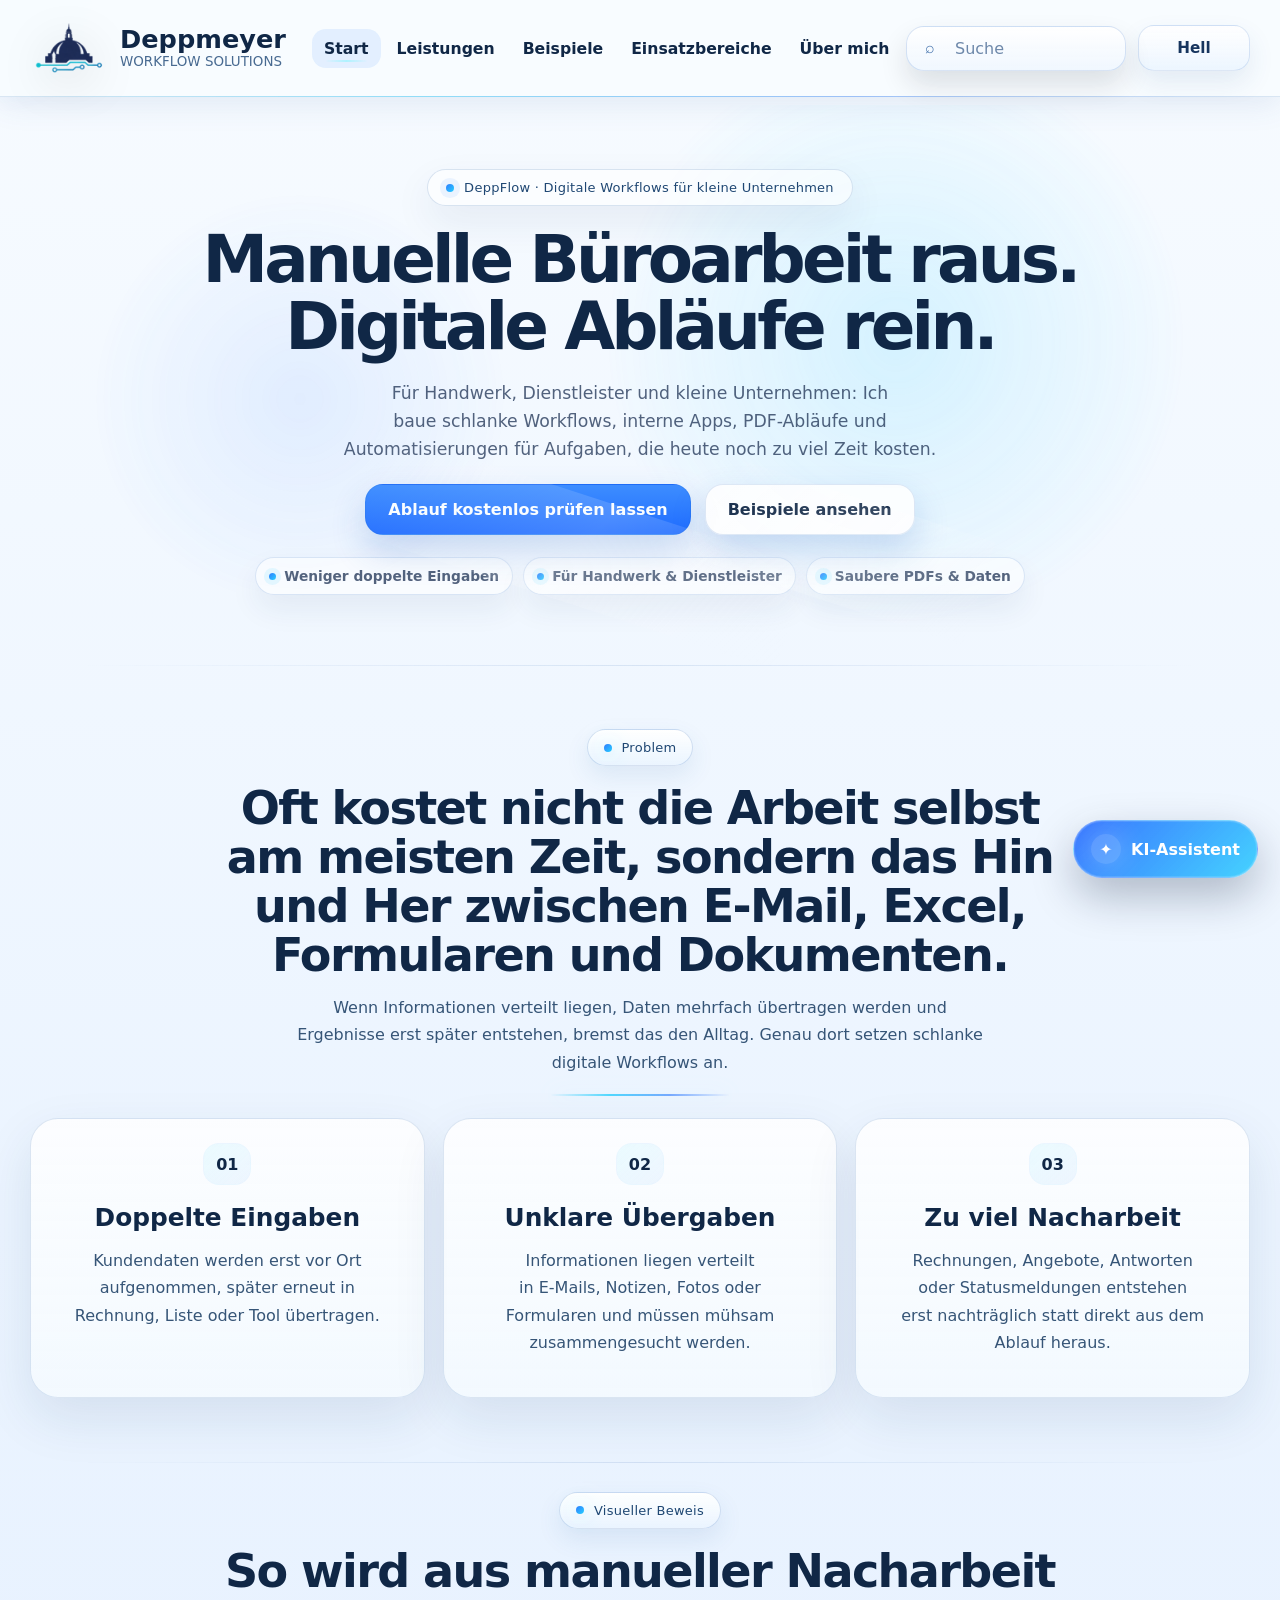
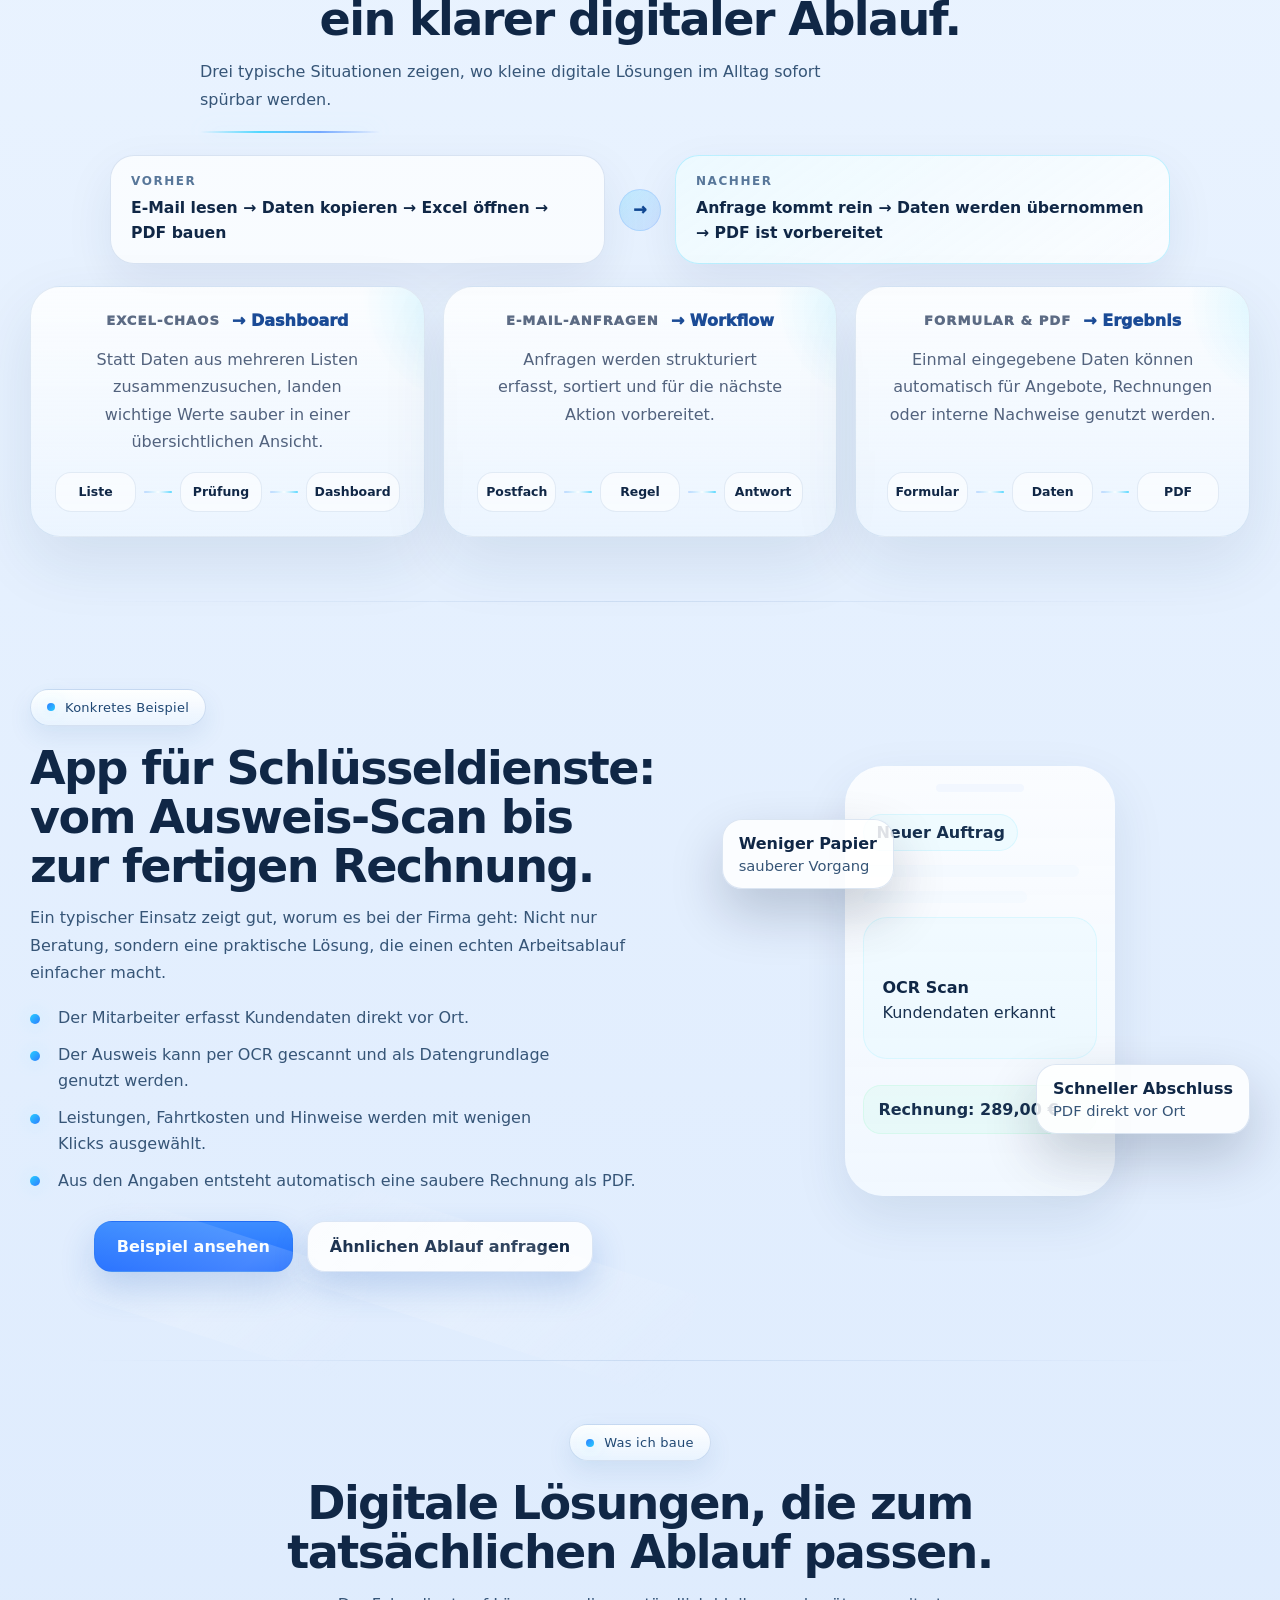
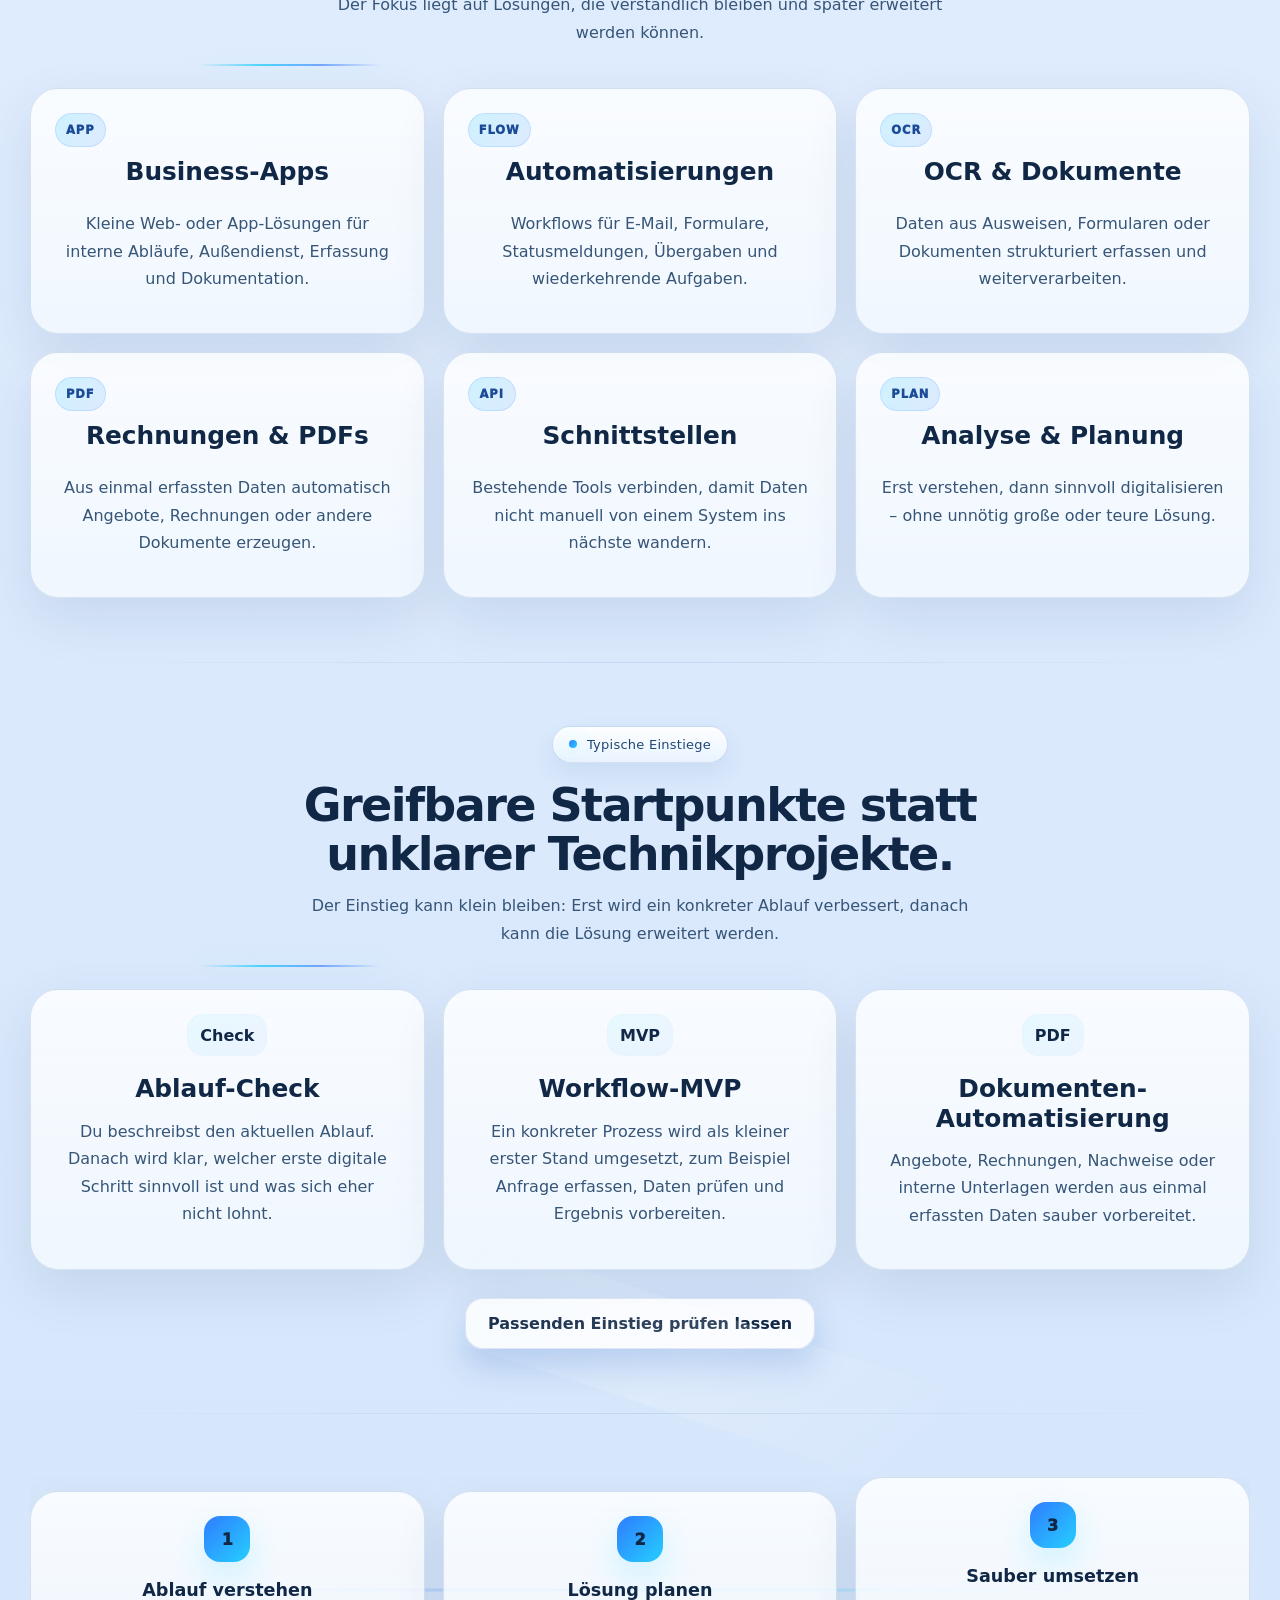
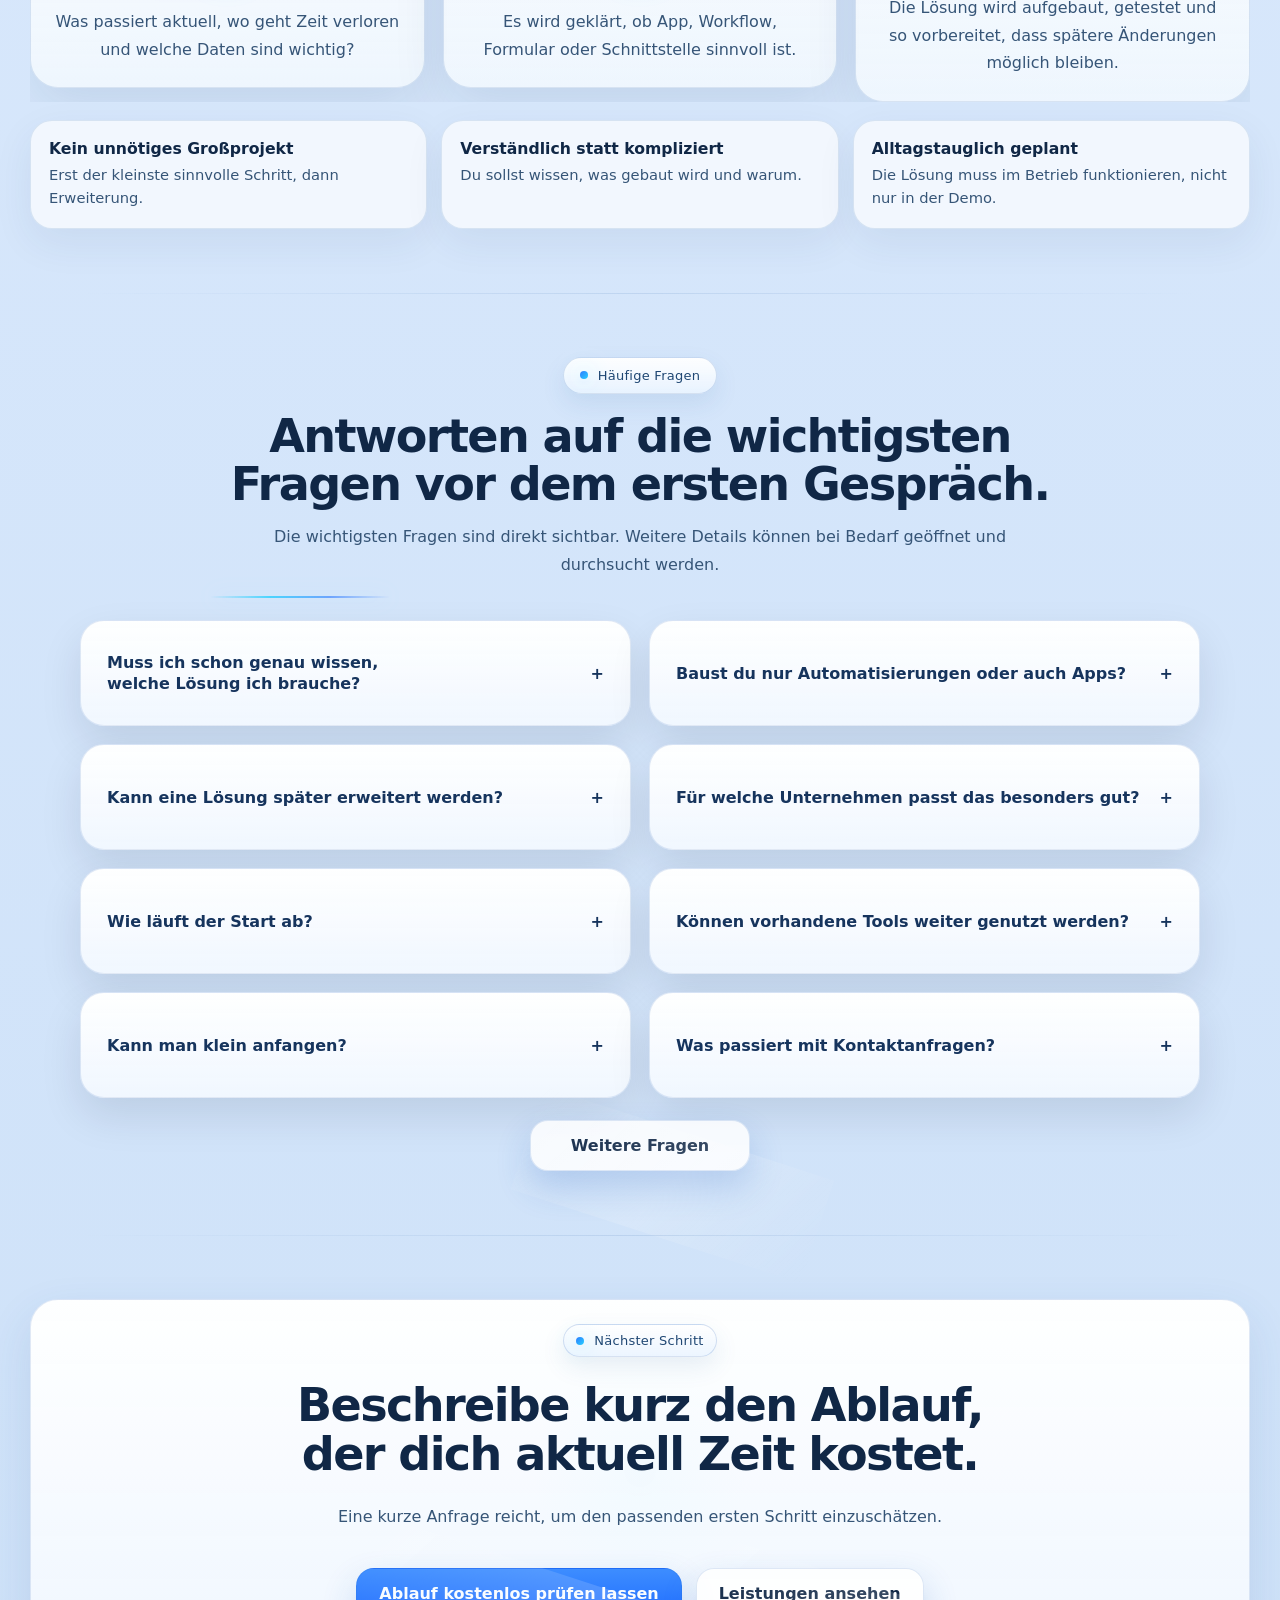
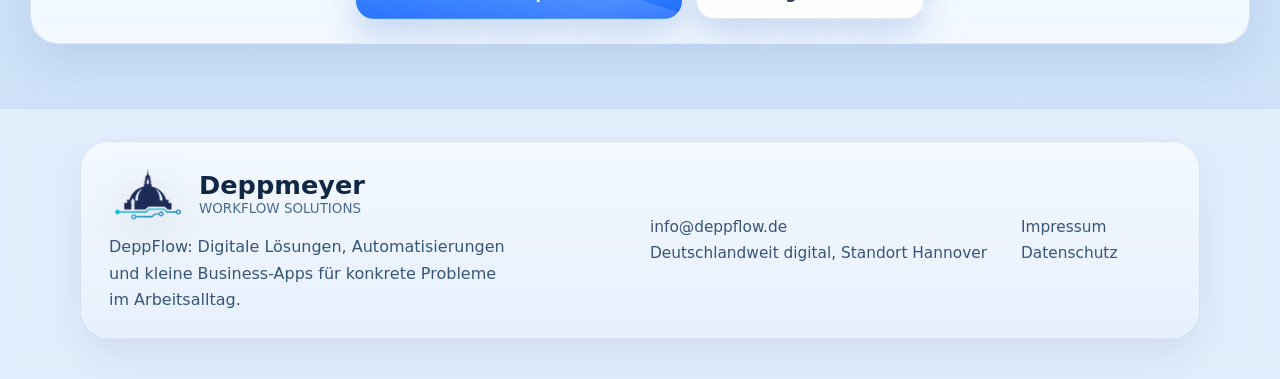
<file: index.html>
<!DOCTYPE html>
<html lang="de">
<head>
<meta charset="utf-8"/>
<meta content="width=device-width, initial-scale=1" name="viewport"/>
<title>DeppFlow Hannover | Digitale Workflows &amp; Business-Apps</title>
<meta content="DeppFlow aus Hannover entwickelt digitale Workflows, Automatisierungen und kleine Business-Apps für Handwerk, Dienstleister und kleine Unternehmen." name="description"/>
<link href="css/styles.css" rel="stylesheet"/>
<link href="favicon.png" rel="icon" type="image/png"/>
<link href="favicon.ico" rel="shortcut icon"/>
<link href="https://deppflow.de/" rel="canonical"/>
<meta content="https://deppflow.de/" property="og:url"/>
<meta content="https://deppflow.de/assets/og-deppflow.png" property="og:image"/>
<meta content="1200" property="og:image:width"/>
<meta content="630" property="og:image:height"/>
<meta content="DeppFlow – Digitale Workflows und Business-Apps aus Hannover" property="og:image:alt"/>
<script type="application/ld+json" data-schema="deppflow">[{"@context":"https://schema.org","@type":"ProfessionalService","@id":"https://deppflow.de/#deppflow","name":"Deppmeyer Workflow Solutions","alternateName":["DeppFlow","DeppFlow Hannover"],"url":"https://deppflow.de/","logo":"https://deppflow.de/assets/logo-icon.png","image":"https://deppflow.de/assets/og-deppflow.png","email":"info@deppflow.de","address":{"@type":"PostalAddress","streetAddress":"Steinbergstraße 16","postalCode":"30559","addressLocality":"Hannover","addressCountry":"DE"},"areaServed":["Hannover","Deutschland"],"description":"Digitale Workflows, Automatisierungen, interne Business-Apps, OCR, PDF-Erstellung und Schnittstellen für Handwerk, Dienstleister und kleine Unternehmen.","founder":{"@type":"Person","name":"Max Deppmeyer"},"sameAs":[]},{"@context":"https://schema.org","@type":"WebSite","@id":"https://deppflow.de/#website","url":"https://deppflow.de/","name":"DeppFlow","alternateName":"Deppmeyer Workflow Solutions","publisher":{"@id":"https://deppflow.de/#deppflow"}},{"@context":"https://schema.org","@type":"BreadcrumbList","itemListElement":[{"@type":"ListItem","position":1,"name":"Startseite","item":"https://deppflow.de/"}]}]</script>
<meta content="#101b3e" name="theme-color"/>
<meta content="website" property="og:type"/>
<meta content="de_DE" property="og:locale"/>
<meta content="Deppmeyer Workflow Solutions" property="og:site_name"/>
<meta content="DeppFlow Hannover | Digitale Workflows &amp; Business-Apps" property="og:title"/>
<meta content="DeppFlow aus Hannover entwickelt digitale Workflows, Automatisierungen und kleine Business-Apps für Handwerk, Dienstleister und kleine Unternehmen." property="og:description"/>
<meta content="summary" name="twitter:card"/>
<meta content="DeppFlow Hannover | Digitale Workflows &amp; Business-Apps" name="twitter:title"/>
<meta content="DeppFlow aus Hannover entwickelt digitale Workflows, Automatisierungen und kleine Business-Apps für Handwerk, Dienstleister und kleine Unternehmen." name="twitter:description"/>
</head>
<body class="page-shell" data-page="index.html" data-theme="light"><script>try{const k='deppmeyer-theme';const saved=sessionStorage.getItem(k);const theme=saved||'light';document.body.setAttribute('data-theme',theme);document.documentElement.style.colorScheme=theme;}catch(e){}</script>
<div aria-hidden="true" class="scroll-progress"></div>
<div aria-hidden="true" class="cursor-glow"></div>
<header class="topbar">
<div class="container nav">
<a aria-label="Startseite" class="brand" href="/">
<img alt="Deppmeyer Logo" class="brand-icon" decoding="async" src="assets/logo-icon.png"/>
<span class="brand-text"><span class="brand-name">Deppmeyer</span><span class="brand-sub">Workflow Solutions</span></span>
</a>
<nav aria-label="Hauptnavigation" class="nav-links"><a class="active" href="/">Start</a><a class="" href="/leistungen">Leistungen</a><a class="" href="/beispiele">Beispiele</a><a class="" href="/einsatzbereiche">Einsatzbereiche</a><a class="" href="/ueber-mich">Über mich</a><a class="" href="/kontakt">Kontakt</a></nav>
<div class="nav-actions">
<div class="header-search search-shell" data-search-root="">
<span class="search-icon">⌕</span>
<input aria-label="Website durchsuchen" class="search-input" data-search-input="" placeholder="Suche" type="search"/>
<div class="search-results hidden" data-search-results=""></div>
</div>
<button aria-label="Zwischen Hellmodus und Dunkelmodus wechseln" class="theme-toggle" data-theme-toggle="" type="button"><span aria-hidden="true" class="theme-toggle-icon">☀</span><span class="theme-toggle-text">Hell</span></button>
<button aria-expanded="false" aria-label="Menü öffnen" class="mobile-toggle" data-mobile-toggle="" type="button">☰</button>
</div>
</div>
<div class="container mobile-panel" data-mobile-panel="">
<div class="mobile-search search-shell" data-search-root="">
<span class="search-icon">⌕</span>
<input aria-label="Website durchsuchen" class="search-input" data-search-input="" placeholder="Suche" type="search"/>
<div class="search-results hidden" data-search-results=""></div>
</div>
<nav aria-label="Mobile Hauptnavigation" class="mobile-links"><a class="active" href="/">Start</a><a class="" href="/leistungen">Leistungen</a><a class="" href="/beispiele">Beispiele</a><a class="" href="/einsatzbereiche">Einsatzbereiche</a><a class="" href="/ueber-mich">Über mich</a><a class="" href="/kontakt">Kontakt</a></nav>
</div>
</header>

<main id="main-content" tabindex="-1">
<section class="hero anchor-offset premium-hero" id="hero">
<div class="container premium-hero-inner reveal">
<div class="premium-hero-copy">
<span class="eyebrow premium-hero-eyebrow">DeppFlow · Digitale Workflows für kleine Unternehmen</span>
<h1>Manuelle Büroarbeit raus. Digitale Abläufe rein.</h1>
<p class="premium-hero-lead">Für Handwerk, Dienstleister und kleine Unternehmen: Ich baue schlanke Workflows, interne Apps, PDF-Abläufe und Automatisierungen für Aufgaben, die heute noch zu viel Zeit kosten.</p>
<div class="btn-row premium-hero-actions">
<a class="btn" href="/kontakt">Ablauf kostenlos prüfen lassen</a>
<a class="btn ghost" href="/beispiele">Beispiele ansehen</a>
</div>
<div class="hero-signal-row" aria-label="Typische Ergebnisse">
<span>Weniger doppelte Eingaben</span>
<span>Für Handwerk & Dienstleister</span>
<span>Saubere PDFs & Daten</span>
</div>
</div>
<div class="premium-hero-visual" aria-label="Visualisierung: Manuelle Eingaben werden zu einem digitalen Workflow">
<div class="workflow-chaos-stack" aria-hidden="true">
<div class="workflow-source-card source-card-email"><span>E-Mail</span><strong>Anfrage liegt im Postfach</strong></div>
<div class="workflow-source-card source-card-excel"><span>Excel</span><strong>Daten werden kopiert</strong></div>
<div class="workflow-source-card source-card-form"><span>Formular</span><strong>Angaben fehlen teilweise</strong></div>
<div class="workflow-source-card source-card-doc"><span>PDF</span><strong>Rechnung entsteht später</strong></div>
</div>
<div class="workflow-pipeline" aria-hidden="true">
<span></span>
<span></span>
<span></span>
</div>
<div class="workflow-dashboard-card">
<div class="dashboard-topline"><span>Digitaler Workflow</span><strong>Live</strong></div>
<div class="dashboard-metric-grid">
<div><span>Status</span><strong>Automatisch geprüft</strong></div>
<div><span>Daten</span><strong>Einmal erfasst</strong></div>
</div>
<div class="dashboard-flow-list">
<div><span></span>Anfrage erkannt</div>
<div><span></span>Daten übertragen</div>
<div><span></span>PDF erstellt</div>
<div><span></span>Team informiert</div>
</div>
<div class="dashboard-result">Fertiger Ablauf statt Nacharbeit</div>
</div>
</div>
</div>
</section>

<section class="section section-tight problem-overview-section">
<div class="container reveal">
<div class="section-head section-head-centered compact-center">
<span class="eyebrow">Problem</span>
<h2>Oft kostet nicht die Arbeit selbst am meisten Zeit, sondern das Hin und Her zwischen E-Mail, Excel, Formularen und Dokumenten.</h2>
<p>Wenn Informationen verteilt liegen, Daten mehrfach übertragen werden und Ergebnisse erst später entstehen, bremst das den Alltag. Genau dort setzen schlanke digitale Workflows an.</p>
</div>
<div class="solution-card-grid solution-card-grid--three">
<div class="solution-card"><span class="card-icon">01</span><h3>Doppelte Eingaben</h3><p>Kundendaten werden erst vor Ort aufgenommen, später erneut in Rechnung, Liste oder Tool übertragen.</p></div>
<div class="solution-card"><span class="card-icon">02</span><h3>Unklare Übergaben</h3><p>Informationen liegen verteilt in E-Mails, Notizen, Fotos oder Formularen und müssen mühsam zusammengesucht werden.</p></div>
<div class="solution-card"><span class="card-icon">03</span><h3>Zu viel Nacharbeit</h3><p>Rechnungen, Angebote, Antworten oder Statusmeldungen entstehen erst nachträglich statt direkt aus dem Ablauf heraus.</p></div>
</div>
</div>
</section>

<section class="section section-tight proof-section">
<div class="container reveal">
<div class="section-head section-head-centered compact-center">
<span class="eyebrow">Visueller Beweis</span>
<h2>So wird aus manueller Nacharbeit ein klarer digitaler Ablauf.</h2>
<p>Drei typische Situationen zeigen, wo kleine digitale Lösungen im Alltag sofort spürbar werden.</p>
</div>
<div class="before-after-strip" aria-label="Vorher Nachher Vergleich">
<div class="before-after-card before-after-card--before"><span>Vorher</span><strong>E-Mail lesen → Daten kopieren → Excel öffnen → PDF bauen</strong></div>
<div class="before-after-arrow" aria-hidden="true">→</div>
<div class="before-after-card before-after-card--after"><span>Nachher</span><strong>Anfrage kommt rein → Daten werden übernommen → PDF ist vorbereitet</strong></div>
</div>
<div class="proof-card-grid">
<article class="proof-card">
<div class="proof-card-head"><span>Excel-Chaos</span><strong>→ Dashboard</strong></div>
<p>Statt Daten aus mehreren Listen zusammenzusuchen, landen wichtige Werte sauber in einer übersichtlichen Ansicht.</p>
<div class="proof-mini-flow" aria-hidden="true"><span>Liste</span><i></i><span>Prüfung</span><i></i><span>Dashboard</span></div>
</article>
<article class="proof-card">
<div class="proof-card-head"><span>E-Mail-Anfragen</span><strong>→ Workflow</strong></div>
<p>Anfragen werden strukturiert erfasst, sortiert und für die nächste Aktion vorbereitet.</p>
<div class="proof-mini-flow" aria-hidden="true"><span>Postfach</span><i></i><span>Regel</span><i></i><span>Antwort</span></div>
</article>
<article class="proof-card">
<div class="proof-card-head"><span>Formular & PDF</span><strong>→ Ergebnis</strong></div>
<p>Einmal eingegebene Daten können automatisch für Angebote, Rechnungen oder interne Nachweise genutzt werden.</p>
<div class="proof-mini-flow" aria-hidden="true"><span>Formular</span><i></i><span>Daten</span><i></i><span>PDF</span></div>
</article>
</div></div>
</section>

<section class="section solution-feature-section">
<div class="container solution-feature-grid reveal">
<div>
<span class="eyebrow">Konkretes Beispiel</span>
<h2>App für Schlüsseldienste: vom Ausweis-Scan bis zur fertigen Rechnung.</h2>
<p>Ein typischer Einsatz zeigt gut, worum es bei der Firma geht: Nicht nur Beratung, sondern eine praktische Lösung, die einen echten Arbeitsablauf einfacher macht.</p>
<ul class="solution-check-list">
<li>Der Mitarbeiter erfasst Kundendaten direkt vor Ort.</li>
<li>Der Ausweis kann per OCR gescannt und als Datengrundlage genutzt werden.</li>
<li>Leistungen, Fahrtkosten und Hinweise werden mit wenigen Klicks ausgewählt.</li>
<li>Aus den Angaben entsteht automatisch eine saubere Rechnung als PDF.</li>
</ul>
<div class="btn-row"><a class="btn" href="/beispiele#beispiel-schluesseldienst-app">Beispiel ansehen</a><a class="btn ghost" href="/kontakt">Ähnlichen Ablauf anfragen</a></div>
</div>
<div class="app-showcase" aria-hidden="true">
<div class="phone-mockup">
<div class="phone-header"></div>
<div class="phone-content">
<div class="phone-pill">Neuer Auftrag</div>
<div class="phone-line wide"></div>
<div class="phone-line"></div>
<div class="id-scan-box"><div class="scan-line"></div><strong>OCR Scan</strong><span>Kundendaten erkannt</span></div>
<div class="phone-total">Rechnung: 289,00 €</div>
</div>
</div>
<div class="app-metric metric-one"><strong>Weniger Papier</strong><span>sauberer Vorgang</span></div>
<div class="app-metric metric-two"><strong>Schneller Abschluss</strong><span>PDF direkt vor Ort</span></div>
</div>
</div>
</section>

<section class="section section-tight">
<div class="container reveal">
<div class="section-head section-head-centered compact-center">
<span class="eyebrow">Was ich baue</span>
<h2>Digitale Lösungen, die zum tatsächlichen Ablauf passen.</h2>
<p>Der Fokus liegt auf Lösungen, die verständlich bleiben und später erweitert werden können.</p>
</div>
<div class="solution-card-grid solution-card-grid--six">
<a class="solution-card link-card service-signal-card" href="/leistungen#apps"><span class="solution-card-icon">APP</span><h3>Business-Apps</h3><p>Kleine Web- oder App-Lösungen für interne Abläufe, Außendienst, Erfassung und Dokumentation.</p></a>
<a class="solution-card link-card service-signal-card" href="/leistungen#automatisierung"><span class="solution-card-icon">FLOW</span><h3>Automatisierungen</h3><p>Workflows für E-Mail, Formulare, Statusmeldungen, Übergaben und wiederkehrende Aufgaben.</p></a>
<a class="solution-card link-card service-signal-card" href="/leistungen#ocr"><span class="solution-card-icon">OCR</span><h3>OCR & Dokumente</h3><p>Daten aus Ausweisen, Formularen oder Dokumenten strukturiert erfassen und weiterverarbeiten.</p></a>
<a class="solution-card link-card service-signal-card" href="/leistungen#pdf"><span class="solution-card-icon">PDF</span><h3>Rechnungen & PDFs</h3><p>Aus einmal erfassten Daten automatisch Angebote, Rechnungen oder andere Dokumente erzeugen.</p></a>
<a class="solution-card link-card service-signal-card" href="/leistungen#schnittstellen"><span class="solution-card-icon">API</span><h3>Schnittstellen</h3><p>Bestehende Tools verbinden, damit Daten nicht manuell von einem System ins nächste wandern.</p></a>
<a class="solution-card link-card service-signal-card" href="/leistungen#analyse"><span class="solution-card-icon">PLAN</span><h3>Analyse & Planung</h3><p>Erst verstehen, dann sinnvoll digitalisieren – ohne unnötig große oder teure Lösung.</p></a>
</div>
</div>
</section>

<section class="section section-tight">
<div class="container reveal">
<div class="section-head section-head-centered compact-center">
<span class="eyebrow">Typische Einstiege</span>
<h2>Greifbare Startpunkte statt unklarer Technikprojekte.</h2>
<p>Der Einstieg kann klein bleiben: Erst wird ein konkreter Ablauf verbessert, danach kann die Lösung erweitert werden.</p>
</div>
<div class="solution-card-grid solution-card-grid--three">
<div class="solution-card"><span class="card-icon">Check</span><h3>Ablauf-Check</h3><p>Du beschreibst den aktuellen Ablauf. Danach wird klar, welcher erste digitale Schritt sinnvoll ist und was sich eher nicht lohnt.</p></div>
<div class="solution-card"><span class="card-icon">MVP</span><h3>Workflow-MVP</h3><p>Ein konkreter Prozess wird als kleiner erster Stand umgesetzt, zum Beispiel Anfrage erfassen, Daten prüfen und Ergebnis vorbereiten.</p></div>
<div class="solution-card"><span class="card-icon">PDF</span><h3>Dokumenten-Automatisierung</h3><p>Angebote, Rechnungen, Nachweise oder interne Unterlagen werden aus einmal erfassten Daten sauber vorbereitet.</p></div>
</div>
<div class="btn-row btn-row-center"><a class="btn ghost" href="/kontakt#kontaktformular">Passenden Einstieg prüfen lassen</a></div>
</div>
</section>

<section class="section section-tight">
<div class="container reveal">
<div class="process-strip process-strip--animated">
<div class="process-step"><span>1</span><strong>Ablauf verstehen</strong><p>Was passiert aktuell, wo geht Zeit verloren und welche Daten sind wichtig?</p></div>
<div class="process-step"><span>2</span><strong>Lösung planen</strong><p>Es wird geklärt, ob App, Workflow, Formular oder Schnittstelle sinnvoll ist.</p></div>
<div class="process-step"><span>3</span><strong>Sauber umsetzen</strong><p>Die Lösung wird aufgebaut, getestet und so vorbereitet, dass spätere Änderungen möglich bleiben.</p></div>
</div>
<div class="trust-method-strip">
<div><strong>Kein unnötiges Großprojekt</strong><span>Erst der kleinste sinnvolle Schritt, dann Erweiterung.</span></div>
<div><strong>Verständlich statt kompliziert</strong><span>Du sollst wissen, was gebaut wird und warum.</span></div>
<div><strong>Alltagstauglich geplant</strong><span>Die Lösung muss im Betrieb funktionieren, nicht nur in der Demo.</span></div>
</div>
</div>
</section>

<section class="section section-tight anchor-offset" id="faq">
<div class="container reveal">
<div class="section-head section-head-centered compact-center">
<span class="eyebrow">Häufige Fragen</span>
<h2>Antworten auf die wichtigsten Fragen vor dem ersten Gespräch.</h2>
<p>Die wichtigsten Fragen sind direkt sichtbar. Weitere Details können bei Bedarf geöffnet und durchsucht werden.</p>
</div>
<div class="faq-list solution-faq faq-visible-list">
<div class="faq-item reveal"><button aria-expanded="false" class="faq-question">Muss ich schon genau wissen, welche Lösung ich brauche?<span>+</span></button><div class="faq-answer"><div class="faq-answer-inner"><p>Nein. Es reicht, wenn du beschreibst, welcher Ablauf aktuell Zeit kostet, wo Informationen verloren gehen oder welche Aufgabe immer wieder manuell passiert. Daraus lässt sich ableiten, ob eher eine App, ein Workflow, OCR, PDF-Erstellung oder eine Schnittstelle sinnvoll ist.</p></div></div></div>
<div class="faq-item reveal"><button aria-expanded="false" class="faq-question">Baust du nur Automatisierungen oder auch Apps?<span>+</span></button><div class="faq-answer"><div class="faq-answer-inner"><p>Beides ist möglich. Wenn ein bestehender Ablauf nur verbunden oder automatisiert werden muss, kann ein Workflow reichen. Wenn Mitarbeitende vor Ort oder intern eine klare Oberfläche brauchen, ist eine kleine Business-App oft die bessere Lösung.</p></div></div></div>
<div class="faq-item reveal"><button aria-expanded="false" class="faq-question">Kann eine Lösung später erweitert werden?<span>+</span></button><div class="faq-answer"><div class="faq-answer-inner"><p>Ja. Lösungen werden so geplant, dass sie nicht nur für den ersten Stand funktionieren, sondern später erweitert werden können. Deshalb werden Daten, Formularfelder, Schnittstellen und Abläufe möglichst sauber getrennt aufgebaut.</p></div></div></div>
<div class="faq-item reveal"><button aria-expanded="false" class="faq-question">Für welche Unternehmen passt das besonders gut?<span>+</span></button><div class="faq-answer"><div class="faq-answer-inner"><p>Besonders gut passt es zu kleinen Unternehmen, Dienstleistern, Handwerksbetrieben und Teams, die viele ähnliche Vorgänge haben: Anfragen, Aufträge, Dokumente, Rechnungen, Rückmeldungen oder interne Übergaben.</p></div></div></div>
<div class="faq-item reveal"><button aria-expanded="false" class="faq-question">Wie läuft der Start ab?<span>+</span></button><div class="faq-answer"><div class="faq-answer-inner"><p>Zuerst wird der aktuelle Ablauf verstanden. Danach folgt eine Einschätzung, welcher erste Schritt sinnvoll ist. Erst wenn klar ist, was wirklich gebraucht wird, wird eine Lösung geplant und umgesetzt.</p></div></div></div>
<div class="faq-item reveal"><button aria-expanded="false" class="faq-question">Können vorhandene Tools weiter genutzt werden?<span>+</span></button><div class="faq-answer"><div class="faq-answer-inner"><p>Oft ja. Ziel ist nicht, alles neu zu machen, sondern sinnvolle Verbindungen zu schaffen. Bestehende Tools wie E-Mail, Formulare, Tabellen, Kalender oder andere Systeme können je nach Schnittstelle eingebunden werden.</p></div></div></div>
<div class="faq-item reveal"><button aria-expanded="false" class="faq-question">Kann man klein anfangen?<span>+</span></button><div class="faq-answer"><div class="faq-answer-inner"><p>Ja. Häufig ist ein kleiner erster Schritt besser als ein großes Projekt. So kann eine Lösung im Alltag getestet werden, bevor weitere Funktionen oder größere Automatisierungen ergänzt werden.</p></div></div></div>
<div class="faq-item reveal"><button aria-expanded="false" class="faq-question">Was passiert mit Kontaktanfragen?<span>+</span></button><div class="faq-answer"><div class="faq-answer-inner"><p>Kontaktanfragen werden über den Cloudflare Worker geprüft und an den verbundenen Workflow übergeben. Dadurch bleibt das Formular nicht nur eine einfache E-Mail, sondern kann strukturiert weiterverarbeitet werden.</p></div></div></div>
</div>
<div class="faq-more-compact"><button class="btn ghost faq-more-button" data-faq-expand type="button">Weitere Fragen</button></div>
<div class="faq-explorer" data-faq-explorer hidden>
<div class="faq-explorer-head"><p class="faq-explorer-intro">Hier kannst du weitere Fragen nach Thema öffnen oder über die Suche filtern.</p></div>
<div class="search-shell faq-search">
<span class="search-icon">⌕</span>
<input aria-label="FAQ durchsuchen" data-faq-search placeholder="FAQ suchen, z. B. OCR" type="search"/>
<div class="faq-search-results search-results hidden" data-faq-search-results></div>
</div>
<div class="faq-topic-bar" role="tablist" aria-label="FAQ Themen">
<button class="faq-topic-chip is-active" data-faq-topic="all" type="button">Alle</button>
<button class="faq-topic-chip" data-faq-topic="apps" type="button">Apps</button>
<button class="faq-topic-chip" data-faq-topic="workflow" type="button">Workflows</button>
<button class="faq-topic-chip" data-faq-topic="dokumente" type="button">Dokumente</button>
<button class="faq-topic-chip" data-faq-topic="technik" type="button">Technik</button>
<button class="faq-topic-chip" data-faq-topic="kosten" type="button">Kosten</button>
</div>
<div class="faq-list faq-topic-grid" data-faq-topic-grid>
<div class="faq-item faq-topic-item" data-faq-topic-item="apps" data-faq-default="true" data-faq-search-text="business app interne app außendienst schlüsseldienst ocr rechnung"><button aria-expanded="false" class="faq-question">Wann lohnt sich eine eigene App?<span>+</span></button><div class="faq-answer"><div class="faq-answer-inner"><p>Eine eigene App lohnt sich, wenn Mitarbeitende Daten immer wieder nach dem gleichen Muster erfassen, prüfen oder weitergeben müssen. Ein gutes Beispiel ist ein Außendienst-Ablauf, bei dem Kundendaten, Fotos, Leistungen und Rechnungen direkt vor Ort verarbeitet werden.</p></div></div></div>
<div class="faq-item faq-topic-item" data-faq-topic-item="apps" data-faq-search-text="app klein starten prototyp mvp erste version"><button aria-expanded="false" class="faq-question">Muss eine App direkt groß sein?<span>+</span></button><div class="faq-answer"><div class="faq-answer-inner"><p>Nein. Sinnvoll ist oft ein kleiner erster Stand mit den wichtigsten Funktionen. Danach kann man im Alltag prüfen, was wirklich gebraucht wird und die App sauber erweitern.</p></div></div></div>
<div class="faq-item faq-topic-item" data-faq-topic-item="apps" data-faq-search-text="mobile app handy tablet außendienst vor ort"><button aria-expanded="false" class="faq-question">Kann eine App auf Handy oder Tablet laufen?<span>+</span></button><div class="faq-answer"><div class="faq-answer-inner"><p>Ja. Gerade für Außendienst, Handwerk und Vor-Ort-Service kann eine mobile Oberfläche sinnvoll sein, damit Daten direkt beim Kunden erfasst und weiterverarbeitet werden.</p></div></div></div>
<div class="faq-item faq-topic-item" data-faq-topic-item="apps" data-faq-search-text="app daten import vorhandene daten excel kunden stammdaten"><button aria-expanded="false" class="faq-question">Kann eine App vorhandene Daten nutzen?<span>+</span></button><div class="faq-answer"><div class="faq-answer-inner"><p>Oft ja. Wenn vorhandene Daten strukturiert vorliegen, können sie je nach Qualität und Schnittstelle übernommen oder eingebunden werden. Vorher wird geprüft, welche Daten wirklich gebraucht werden.</p></div></div></div>
<div class="faq-item faq-topic-item" data-faq-topic-item="apps" data-faq-search-text="app oder workflow entscheidung oberfläche bedienung"><button aria-expanded="false" class="faq-question">Was ist besser: App oder Workflow?<span>+</span></button><div class="faq-answer"><div class="faq-answer-inner"><p>Ein Workflow ist gut, wenn vorhandene Systeme automatisch verbunden werden sollen. Eine App ist besser, wenn Menschen eine klare Oberfläche brauchen, zum Beispiel zum Erfassen, Prüfen oder Freigeben von Daten.</p></div></div></div>
<div class="faq-item faq-topic-item" data-faq-topic-item="apps" data-faq-search-text="rechte rollen login mitarbeiter zugriff freigabe"><button aria-expanded="false" class="faq-question">Können Rollen und Rechte eingebaut werden?<span>+</span></button><div class="faq-answer"><div class="faq-answer-inner"><p>Ja. Wenn mehrere Personen mit einer Lösung arbeiten, können Rollen, Sichtbarkeiten oder Freigaben berücksichtigt werden. Dadurch sieht nicht jeder automatisch alle Daten oder Funktionen.</p></div></div></div>
<div class="faq-item faq-topic-item" data-faq-topic-item="apps" data-faq-search-text="fotos unterschrift dokument upload kunden vor ort"><button aria-expanded="false" class="faq-question">Können Fotos, Uploads oder Unterschriften eingebaut werden?<span>+</span></button><div class="faq-answer"><div class="faq-answer-inner"><p>Das ist möglich, wenn es für den Ablauf sinnvoll ist. Zum Beispiel können Fotos, Nachweise, Dokumente oder Bestätigungen direkt einem Vorgang zugeordnet werden.</p></div></div></div>
<div class="faq-item faq-topic-item" data-faq-topic-item="apps" data-faq-search-text="app erweitern modul später funktionen skalieren"><button aria-expanded="false" class="faq-question">Kann die App später erweitert werden?<span>+</span></button><div class="faq-answer"><div class="faq-answer-inner"><p>Ja. Die Lösung sollte so aufgebaut werden, dass neue Felder, Ansichten, Vorlagen oder Automatisierungen später ergänzt werden können, ohne alles neu bauen zu müssen.</p></div></div></div>
<div class="faq-item faq-topic-item" data-faq-topic-item="workflow" data-faq-default="true" data-faq-search-text="n8n workflow automatisierung email formular webhook"><button aria-expanded="false" class="faq-question">Ist n8n immer die richtige Lösung?<span>+</span></button><div class="faq-answer"><div class="faq-answer-inner"><p>Nicht immer. n8n ist stark, wenn Systeme verbunden und wiederkehrende Abläufe automatisiert werden sollen. Wenn aber eine eigene Oberfläche, komplexere Logik oder eine mobile Bedienung nötig ist, kann eine individuelle App sinnvoller sein.</p></div></div></div>
<div class="faq-item faq-topic-item" data-faq-topic-item="workflow" data-faq-default="true" data-faq-search-text="kontaktformular anfrage sortieren benachrichtigung automatisieren"><button aria-expanded="false" class="faq-question">Was kann mit Kontaktanfragen automatisch passieren?<span>+</span></button><div class="faq-answer"><div class="faq-answer-inner"><p>Eine Anfrage kann geprüft, sortiert, gespeichert, an n8n übergeben und als strukturierter Vorgang vorbereitet werden. Dadurch entsteht mehr als nur eine E-Mail: Die Daten können direkt in den nächsten Bearbeitungsschritt fließen.</p></div></div></div>
<div class="faq-item faq-topic-item" data-faq-topic-item="workflow" data-faq-search-text="automatisieren wiederkehrend aufgabe routine daten weiterleiten"><button aria-expanded="false" class="faq-question">Welche Aufgaben eignen sich für Automatisierung?<span>+</span></button><div class="faq-answer"><div class="faq-answer-inner"><p>Gut geeignet sind Aufgaben, die regelmäßig ähnlich ablaufen: Anfragen sortieren, Daten übertragen, Dateien ablegen, Benachrichtigungen senden oder Vorgänge für die Bearbeitung vorbereiten.</p></div></div></div>
<div class="faq-item faq-topic-item" data-faq-topic-item="workflow" data-faq-search-text="email postfach sortieren priorität antwort"><button aria-expanded="false" class="faq-question">Können E-Mails automatisch sortiert werden?<span>+</span></button><div class="faq-answer"><div class="faq-answer-inner"><p>Ja. E-Mails können nach Thema, Absender, Stichworten oder Dringlichkeit eingeordnet werden. Daraus können Aufgaben, interne Hinweise oder vorbereitete Antworten entstehen.</p></div></div></div>
<div class="faq-item faq-topic-item" data-faq-topic-item="workflow" data-faq-search-text="termin rückmeldung kalender erinnerung"><button aria-expanded="false" class="faq-question">Können Termine und Rückmeldungen automatisiert werden?<span>+</span></button><div class="faq-answer"><div class="faq-answer-inner"><p>Ja. Terminwünsche, Bestätigungen, Erinnerungen und Rückmeldungen können in einen klaren Ablauf gebracht werden, damit weniger manuell nachgefasst werden muss.</p></div></div></div>
<div class="faq-item faq-topic-item" data-faq-topic-item="workflow" data-faq-search-text="aufgabe mitarbeiter team zuständigkeit benachrichtigung"><button aria-expanded="false" class="faq-question">Können Aufgaben automatisch an Mitarbeiter gehen?<span>+</span></button><div class="faq-answer"><div class="faq-answer-inner"><p>Wenn die Regeln klar sind, kann ein Workflow Aufgaben, Hinweise oder Vorgänge an die richtige Person weitergeben. Wichtig ist, dass Zuständigkeiten vorher sauber definiert werden.</p></div></div></div>
<div class="faq-item faq-topic-item" data-faq-topic-item="workflow" data-faq-search-text="workflow fehler fallback prüfung protokoll"><button aria-expanded="false" class="faq-question">Was passiert, wenn ein Workflow Fehler hat?<span>+</span></button><div class="faq-answer"><div class="faq-answer-inner"><p>Ein guter Workflow sollte nicht still scheitern. Sinnvoll sind Prüfungen, Fehlermeldungen und ein klarer Weg, wie ein Vorgang manuell kontrolliert oder erneut gestartet werden kann.</p></div></div></div>
<div class="faq-item faq-topic-item" data-faq-topic-item="workflow" data-faq-search-text="automatisierung sinnvoll nicht jeder prozess"><button aria-expanded="false" class="faq-question">Muss jeder Prozess automatisiert werden?<span>+</span></button><div class="faq-answer"><div class="faq-answer-inner"><p>Nein. Automatisierung lohnt sich nur, wenn sie wirklich Zeit spart, Fehler reduziert oder Abläufe klarer macht. Manche Schritte bleiben bewusst manuell, wenn eine Prüfung wichtig ist.</p></div></div></div>
<div class="faq-item faq-topic-item" data-faq-topic-item="dokumente" data-faq-default="true" data-faq-search-text="ocr dokument ausweis scan rechnung pdf angebot"><button aria-expanded="false" class="faq-question">Kann OCR in Abläufe eingebaut werden?<span>+</span></button><div class="faq-answer"><div class="faq-answer-inner"><p>Ja. OCR kann genutzt werden, um Daten aus Ausweisen, Formularen oder Dokumenten zu erkennen und als Grundlage für weitere Schritte zu verwenden. Wichtig ist dabei immer eine saubere Prüfung, damit erkannte Daten nicht ungeprüft übernommen werden.</p></div></div></div>
<div class="faq-item faq-topic-item" data-faq-topic-item="dokumente" data-faq-default="true" data-faq-search-text="rechnung pdf angebot dokument vorlage automatisch erstellen"><button aria-expanded="false" class="faq-question">Können Rechnungen oder PDFs automatisch erstellt werden?<span>+</span></button><div class="faq-answer"><div class="faq-answer-inner"><p>Ja. Wenn Daten einmal sauber erfasst sind, können daraus Rechnungen, Angebote, Bestätigungen oder andere PDFs erzeugt werden. Dadurch entfällt doppelte Eingabe und Dokumente werden einheitlicher.</p></div></div></div>
<div class="faq-item faq-topic-item" data-faq-topic-item="dokumente" data-faq-search-text="ausweis scan datenschutz ocr kundendaten prüfung"><button aria-expanded="false" class="faq-question">Wie wird ein Ausweis-Scan sauber genutzt?<span>+</span></button><div class="faq-answer"><div class="faq-answer-inner"><p>Ein Ausweis-Scan sollte nur dann eingesetzt werden, wenn er für den Ablauf wirklich nötig ist. Erkannte Daten sollten geprüft und nur die erforderlichen Informationen weiterverarbeitet werden.</p></div></div></div>
<div class="faq-item faq-topic-item" data-faq-topic-item="dokumente" data-faq-search-text="datei dokument automatisch ablegen ordner vorgang"><button aria-expanded="false" class="faq-question">Können Dokumente automatisch abgelegt werden?<span>+</span></button><div class="faq-answer"><div class="faq-answer-inner"><p>Ja. Dateien können erkannt, sinnvoll benannt und dem passenden Vorgang oder Ordner zugeordnet werden. Dadurch werden Dokumente schneller auffindbar und weniger doppelt gespeichert.</p></div></div></div>
<div class="faq-item faq-topic-item" data-faq-topic-item="dokumente" data-faq-search-text="angebot angebotsvorbereitung formular email anhänge"><button aria-expanded="false" class="faq-question">Können Angebote vorbereitet werden?<span>+</span></button><div class="faq-answer"><div class="faq-answer-inner"><p>Ja. Aus Formularangaben, E-Mails oder Anhängen können Angebotsdaten strukturiert vorbereitet werden. Die finale Prüfung oder Freigabe kann trotzdem bewusst beim Menschen bleiben.</p></div></div></div>
<div class="faq-item faq-topic-item" data-faq-topic-item="dokumente" data-faq-search-text="ocr fehler erkennen kontrollieren manuell prüfen"><button aria-expanded="false" class="faq-question">Kann OCR Fehler machen?<span>+</span></button><div class="faq-answer"><div class="faq-answer-inner"><p>Ja. OCR ist hilfreich, aber nicht perfekt. Deshalb sollten erkannte Daten an wichtigen Stellen kontrollierbar bleiben, besonders bei Namen, Adressen, Beträgen oder Dokumentennummern.</p></div></div></div>
<div class="faq-item faq-topic-item" data-faq-topic-item="dokumente" data-faq-search-text="vorlage layout rechnung angebot pdf design"><button aria-expanded="false" class="faq-question">Können bestehende Vorlagen genutzt werden?<span>+</span></button><div class="faq-answer"><div class="faq-answer-inner"><p>Oft ja. Vorhandene Rechnungs-, Angebots- oder Bestätigungsvorlagen können als Grundlage dienen, damit neue Dokumente zum Unternehmen passen.</p></div></div></div>
<div class="faq-item faq-topic-item" data-faq-topic-item="dokumente" data-faq-search-text="daten prüfen validierung pflichtfelder qualität"><button aria-expanded="false" class="faq-question">Wie wird verhindert, dass falsche Daten übernommen werden?<span>+</span></button><div class="faq-answer"><div class="faq-answer-inner"><p>Sinnvoll sind Pflichtfelder, Plausibilitätsprüfungen und klare Zwischenschritte. So werden Daten nicht einfach blind übernommen, sondern für die Bearbeitung nachvollziehbar gemacht.</p></div></div></div>
<div class="faq-item faq-topic-item" data-faq-topic-item="technik" data-faq-default="true" data-faq-search-text="cloudflare github hosting worker schnittstelle webhook"><button aria-expanded="false" class="faq-question">Bleibt die Webseite mit GitHub und Cloudflare kompatibel?<span>+</span></button><div class="faq-answer"><div class="faq-answer-inner"><p>Ja. Die Seite ist weiterhin als statische Webseite mit Cloudflare Worker gedacht. Kontaktformular, zentrale Konfigurationsdaten, Datenschutzseiten und interne Links bleiben so aufgebaut, dass spätere Änderungen kontrolliert möglich sind.</p></div></div></div>
<div class="faq-item faq-topic-item" data-faq-topic-item="technik" data-faq-default="true" data-faq-search-text="schnittstelle tools crm mail kalender google sheets api"><button aria-expanded="false" class="faq-question">Können vorhandene Tools angebunden werden?<span>+</span></button><div class="faq-answer"><div class="faq-answer-inner"><p>Oft ja. Möglich sind zum Beispiel Formulare, E-Mail-Postfächer, Kalender, Tabellen, Webhooks oder andere Systeme mit Schnittstelle. Vorher wird geprüft, welche Verbindung zuverlässig und datenschutzfreundlich sinnvoll ist.</p></div></div></div>
<div class="faq-item faq-topic-item" data-faq-topic-item="technik" data-faq-search-text="n8n webhook sicherheit secret cloudflare worker"><button aria-expanded="false" class="faq-question">Wie wird die n8n-Anbindung geschützt?<span>+</span></button><div class="faq-answer"><div class="faq-answer-inner"><p>Die Formularanfrage läuft über den Cloudflare Worker und kann dort geprüft werden. Zusätzlich kann der Webhook über Umgebungsvariablen und ein Secret besser abgesichert werden.</p></div></div></div>
<div class="faq-item faq-topic-item" data-faq-topic-item="technik" data-faq-search-text="datenschutz daten speicherung kontaktformular kv"><button aria-expanded="false" class="faq-question">Was ist mit Datenschutz und gespeicherten Daten?<span>+</span></button><div class="faq-answer"><div class="faq-answer-inner"><p>Daten sollten nur für den jeweiligen Zweck verarbeitet werden. Bei Formularen ist wichtig, klar zu regeln, welche Daten gespeichert werden, wohin sie gesendet werden und wie lange sie bleiben.</p></div></div></div>
<div class="faq-item faq-topic-item" data-faq-topic-item="technik" data-faq-search-text="wartbar änderungen code struktur später ändern"><button aria-expanded="false" class="faq-question">Können spätere Änderungen sicher eingebaut werden?<span>+</span></button><div class="faq-answer"><div class="faq-answer-inner"><p>Ja, wenn Inhalte, Design, Konfiguration und Schnittstellen sauber getrennt bleiben. Dadurch lassen sich Inhalte, Abläufe und Anbindungen später kontrolliert erweitern.</p></div></div></div>
<div class="faq-item faq-topic-item" data-faq-topic-item="technik" data-faq-search-text="dark mode light mode design theme"><button aria-expanded="false" class="faq-question">Bleibt der helle und dunkle Modus erhalten?<span>+</span></button><div class="faq-answer"><div class="faq-answer-inner"><p>Ja. Beide Modi können erhalten bleiben. Wichtig ist, dass neue Bereiche immer in beiden Designs geprüft werden, damit Kontrast, Lesbarkeit und Abstände sauber bleiben.</p></div></div></div>
<div class="faq-item faq-topic-item" data-faq-topic-item="technik" data-faq-search-text="ausfall api fehler workflow fallback status"><button aria-expanded="false" class="faq-question">Was passiert, wenn eine Schnittstelle nicht erreichbar ist?<span>+</span></button><div class="faq-answer"><div class="faq-answer-inner"><p>Dann sollte der Ablauf eine klare Fehlermeldung oder einen manuellen Ersatzweg haben. So gehen Anfragen oder Vorgänge nicht unbemerkt verloren.</p></div></div></div>
<div class="faq-item faq-topic-item" data-faq-topic-item="kosten" data-faq-default="true" data-faq-search-text="preis kosten budget erster schritt"><button aria-expanded="false" class="faq-question">Muss direkt ein großes Projekt gestartet werden?<span>+</span></button><div class="faq-answer"><div class="faq-answer-inner"><p>Nein. Häufig ist ein kleiner, sauberer erster Schritt sinnvoller. So kann man prüfen, ob die Lösung im Alltag wirklich hilft, bevor größere Erweiterungen umgesetzt werden.</p></div></div></div>
<div class="faq-item faq-topic-item" data-faq-topic-item="kosten" data-faq-search-text="erstgespräch einschätzung kostenlos anfrage"><button aria-expanded="false" class="faq-question">Ist die erste Einschätzung kostenlos?<span>+</span></button><div class="faq-answer"><div class="faq-answer-inner"><p>Ja, die erste Einschätzung dient dazu, den Ablauf grob zu verstehen und eine sinnvolle Richtung vorzuschlagen. Danach kann entschieden werden, ob und wie eine konkrete Umsetzung geplant wird.</p></div></div></div>
<div class="faq-item faq-topic-item" data-faq-topic-item="kosten" data-faq-search-text="kosten schätzung aufwand umfang angebot"><button aria-expanded="false" class="faq-question">Wie werden die Kosten eingeschätzt?<span>+</span></button><div class="faq-answer"><div class="faq-answer-inner"><p>Die Kosten hängen vom Umfang ab: Anzahl der Schritte, benötigte Schnittstellen, Datenprüfung, Oberfläche, Dokumente und spätere Erweiterbarkeit. Deshalb wird zuerst der Ablauf verstanden.</p></div></div></div>
<div class="faq-item faq-topic-item" data-faq-topic-item="kosten" data-faq-search-text="zeit sparen nutzen wirtschaftlich fehler reduzieren"><button aria-expanded="false" class="faq-question">Woran erkennt man, ob sich eine Lösung lohnt?<span>+</span></button><div class="faq-answer"><div class="faq-answer-inner"><p>Eine Lösung lohnt sich, wenn sie regelmäßig Zeit spart, Fehler reduziert, Rückfragen vermeidet oder einen Ablauf für Kunden und Mitarbeitende deutlich einfacher macht.</p></div></div></div>
<div class="faq-item faq-topic-item" data-faq-topic-item="kosten" data-faq-search-text="laufende kosten hosting cloudflare n8n wartung"><button aria-expanded="false" class="faq-question">Gibt es laufende Kosten?<span>+</span></button><div class="faq-answer"><div class="faq-answer-inner"><p>Je nach Lösung können Kosten für Hosting, n8n, externe Dienste oder Wartung entstehen. Das sollte vorab transparent geklärt werden, damit später keine Überraschungen entstehen.</p></div></div></div>
<div class="faq-item faq-topic-item" data-faq-topic-item="kosten" data-faq-search-text="etappen umsetzung schrittweise bezahlen priorität"><button aria-expanded="false" class="faq-question">Kann schrittweise umgesetzt werden?<span>+</span></button><div class="faq-answer"><div class="faq-answer-inner"><p>Ja. Viele Projekte lassen sich in sinnvolle Etappen teilen. Erst wird der wichtigste Kern gebaut, danach können zusätzliche Funktionen, Automatisierungen oder Auswertungen folgen.</p></div></div></div>
<div class="faq-item faq-topic-item" data-faq-topic-item="kosten" data-faq-search-text="lohnt nicht prozess selten manuell besser"><button aria-expanded="false" class="faq-question">Wann lohnt sich eine Umsetzung eher nicht?<span>+</span></button><div class="faq-answer"><div class="faq-answer-inner"><p>Wenn ein Ablauf sehr selten vorkommt oder sich ständig stark verändert, kann eine technische Lösung zu aufwendig sein. Dann ist vielleicht eine einfache Vorlage oder ein klarerer Prozess besser.</p></div></div></div>
<div class="faq-item faq-topic-item" data-faq-topic-item="kosten" data-faq-search-text="angebot informationen anfrage vorbereiten details"><button aria-expanded="false" class="faq-question">Welche Informationen braucht man für ein Angebot?<span>+</span></button><div class="faq-answer"><div class="faq-answer-inner"><p>Hilfreich sind eine kurze Beschreibung des aktuellen Ablaufs, die beteiligten Tools, typische Daten, gewünschte Ergebnisse und Beispiele für Dokumente oder Nachrichten.</p></div></div></div>
</div></div>
</div>
</div>
</section>

<section class="section section-tight">
<div class="container reveal">
<div class="cta-panel solution-final-cta">
<div class="mini-label">Nächster Schritt</div>
<h2>Beschreibe kurz den Ablauf, der dich aktuell Zeit kostet.</h2>
<p>Eine kurze Anfrage reicht, um den passenden ersten Schritt einzuschätzen.</p>
<div class="btn-row btn-row-center"><a class="btn" href="/kontakt">Ablauf kostenlos prüfen lassen</a><a class="btn ghost" href="/leistungen">Leistungen ansehen</a></div>
</div>
</div>
</section>
</main>
<footer class="footer">
<div class="container footer-grid">
<div class="footer-box">
<a aria-label="Startseite" class="footer-brand" href="/">
<img alt="Deppmeyer Logo" class="brand-icon" decoding="async" src="assets/logo-icon.png"/>
<span class="brand-text"><span class="brand-name">Deppmeyer</span><span class="brand-sub">Workflow Solutions</span></span>
</a>
<p class="footer-copy">DeppFlow: Digitale Lösungen, Automatisierungen und kleine Business-Apps für konkrete Probleme im Arbeitsalltag.</p>
<div class="footer-links footer-links--stack small">
<a data-config="email" href="mailto:info@deppflow.de">info@deppflow.de</a>
<a data-config="phone" href=""></a>
<span data-config="location">Deutschlandweit digital, Standort Hannover</span>
</div>
<div class="footer-links footer-links--legal small">
<a href="/impressum">Impressum</a>
<a href="/datenschutz">Datenschutz</a>
</div>
</div>
</div>
</footer>
<script src="site-config.js"></script>
<script src="js/script.js"></script>
</body>
</html>
</file>
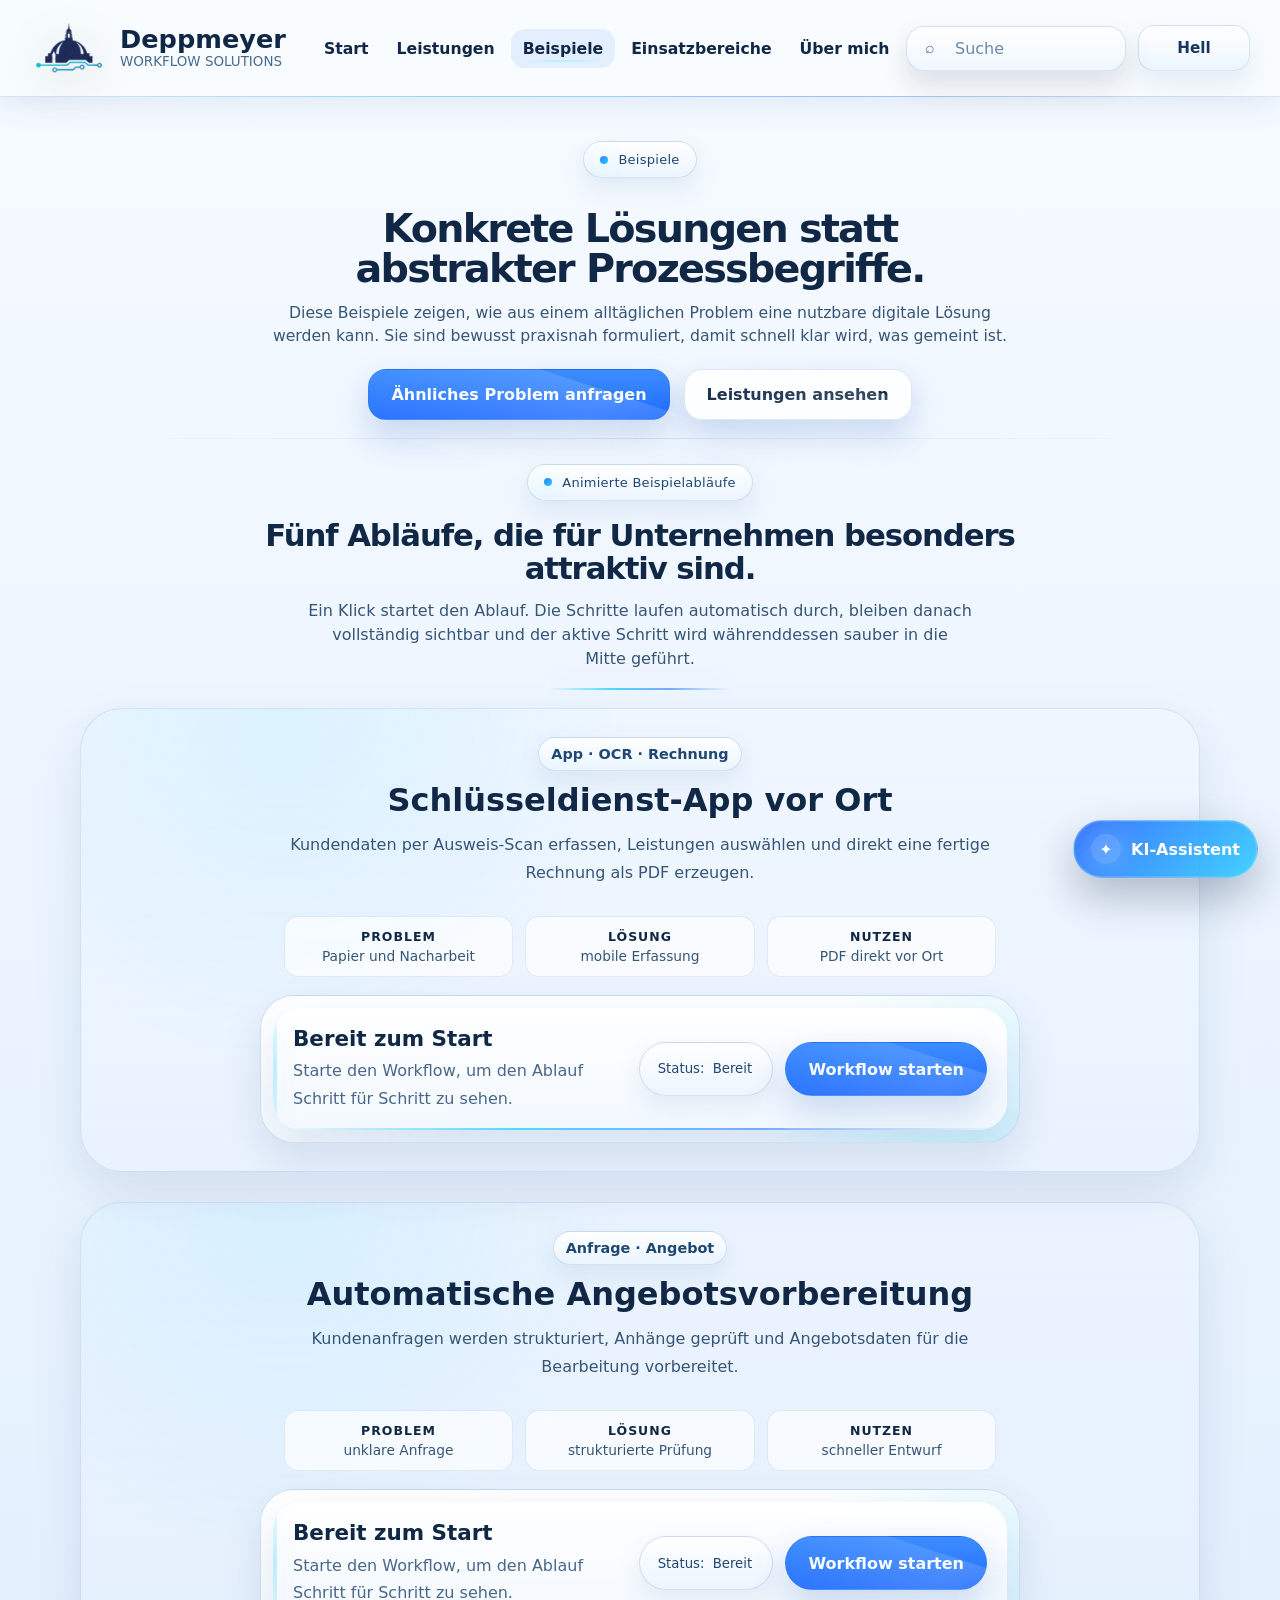
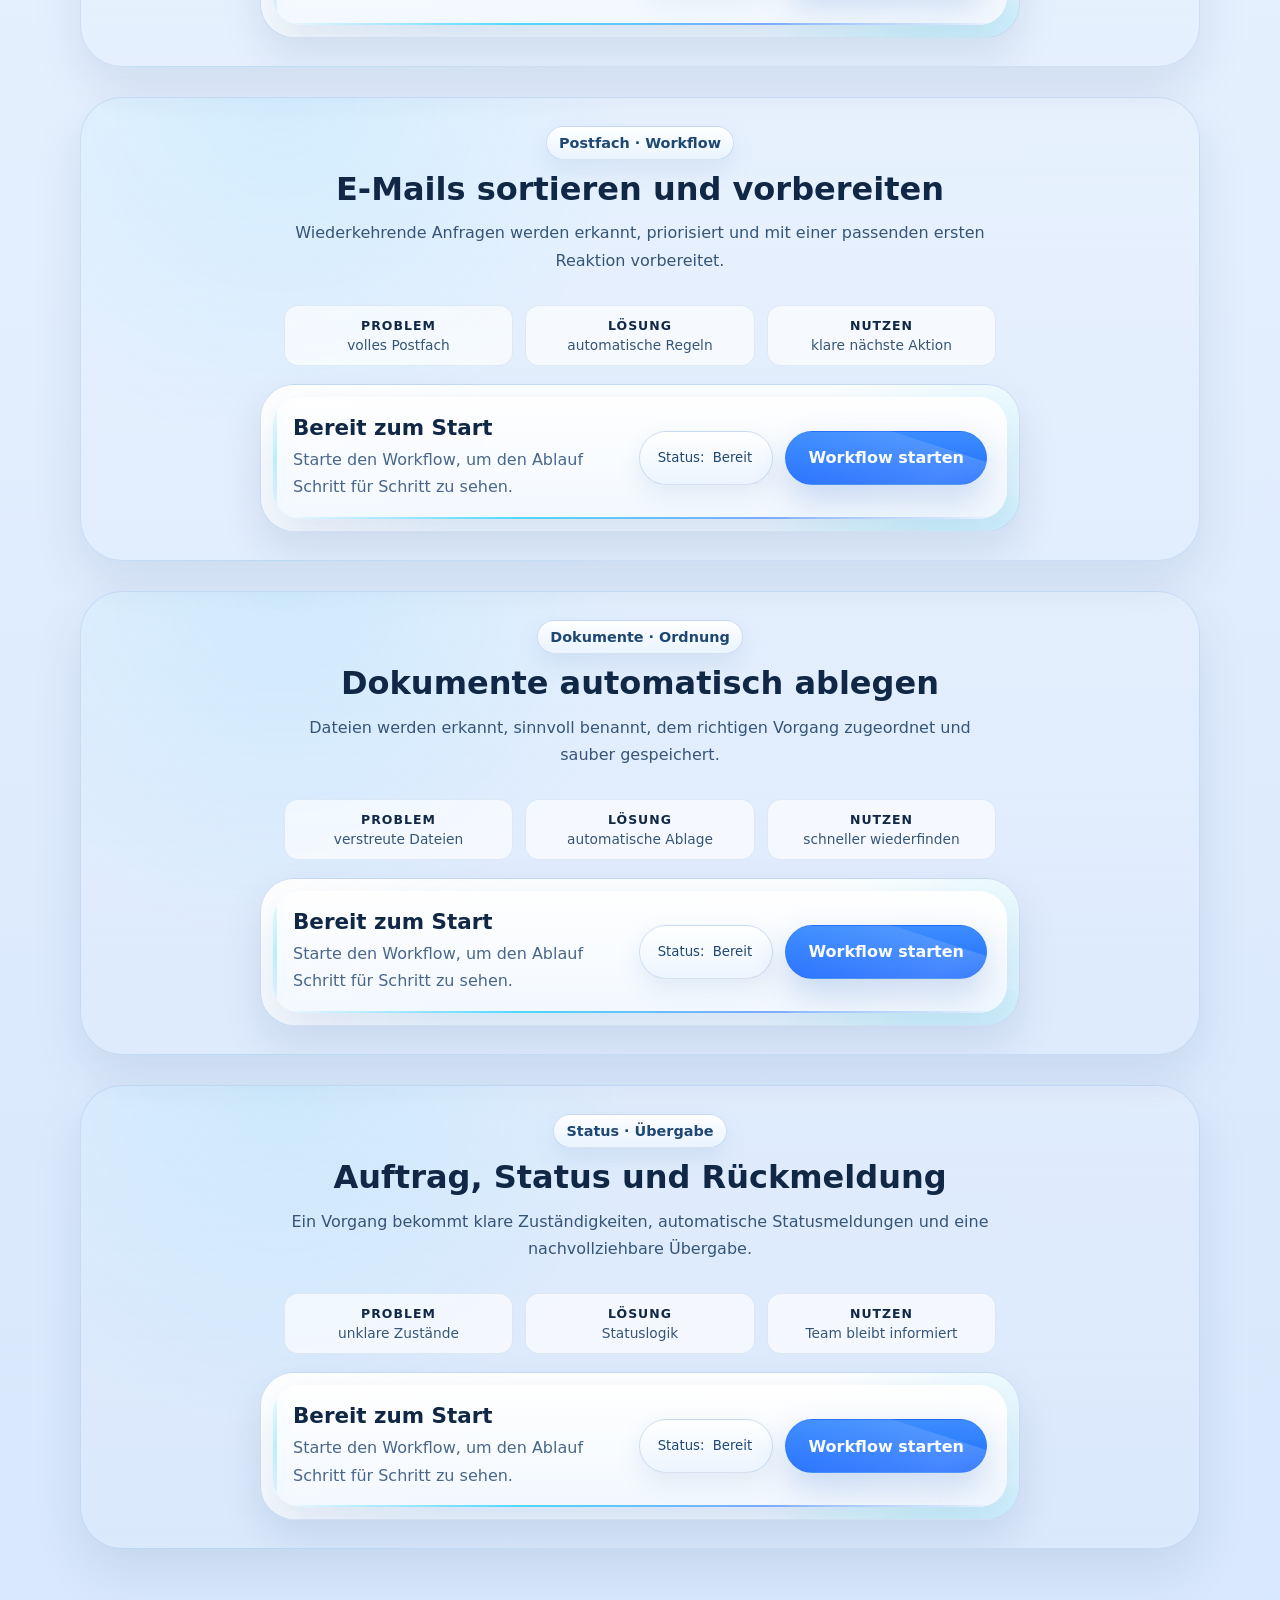
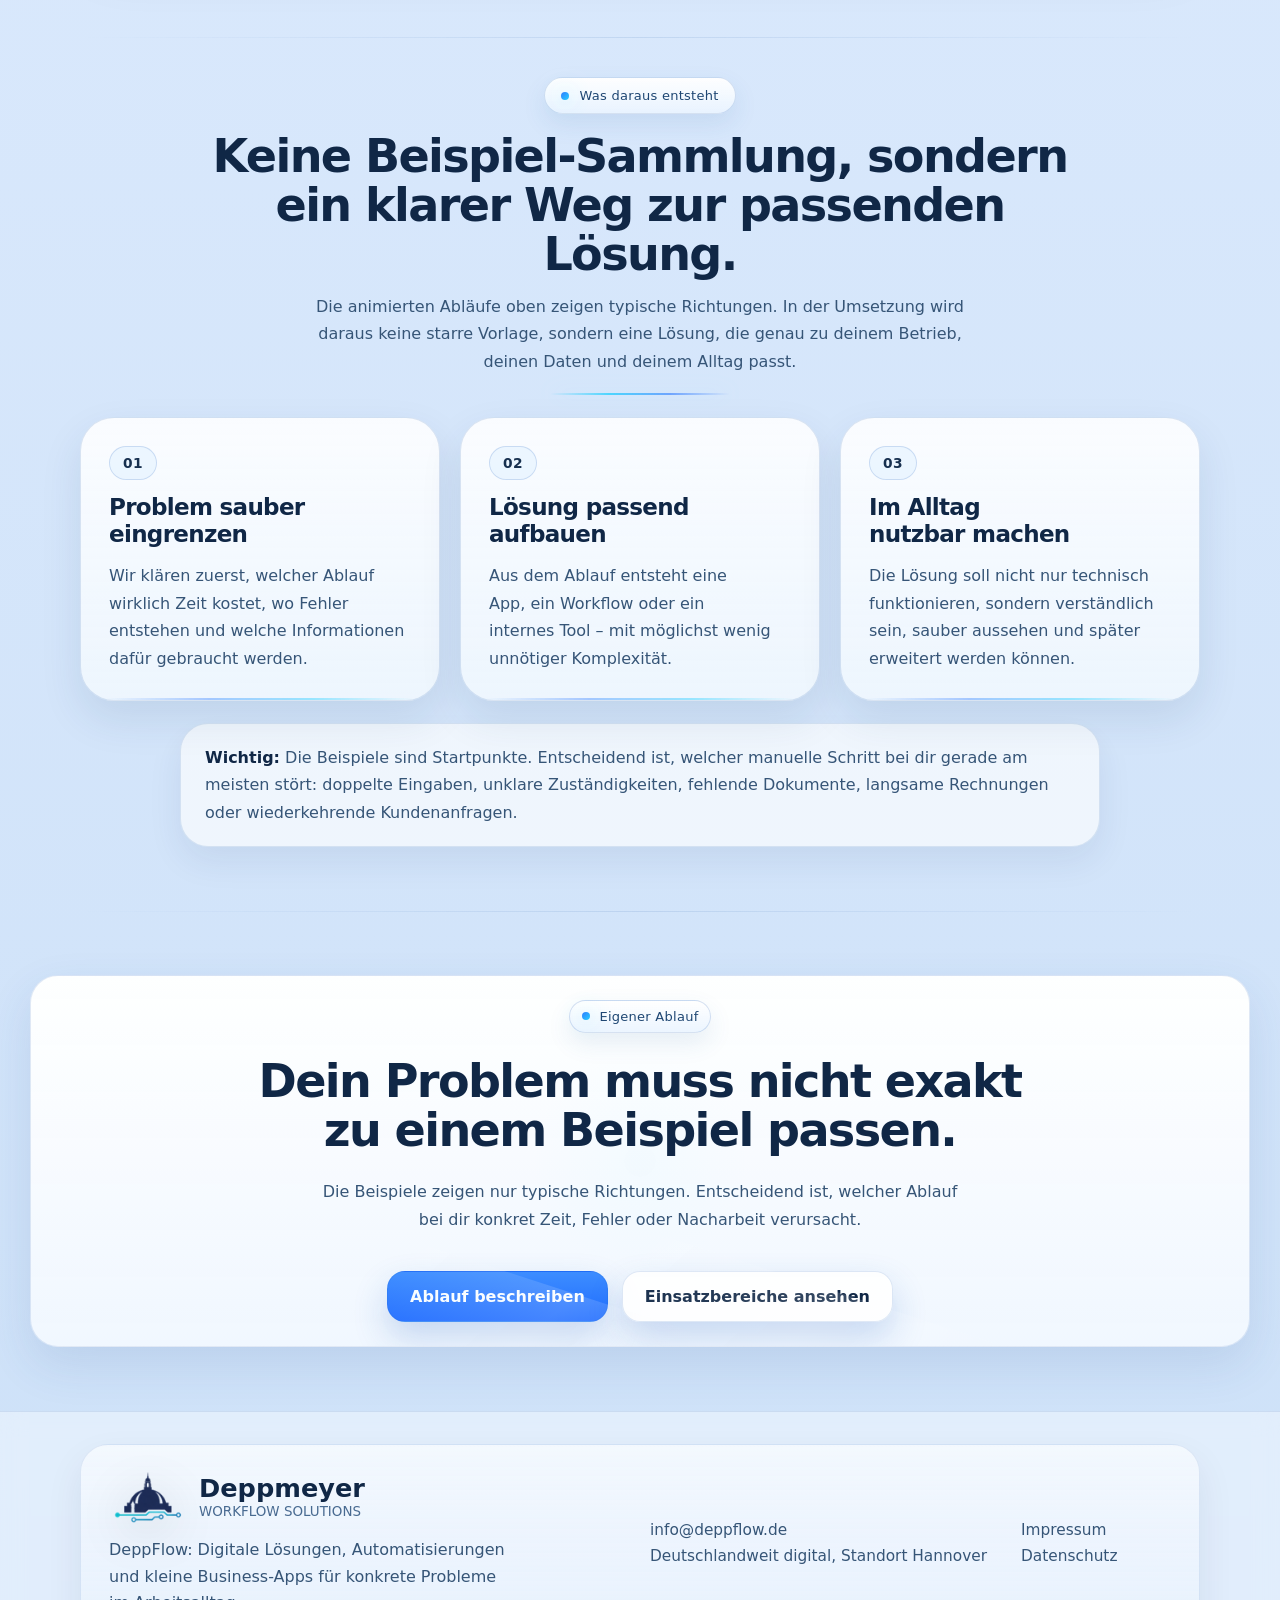
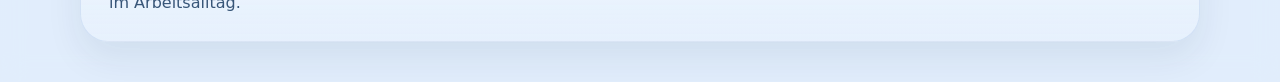
<file: beispiele.html>
<!DOCTYPE html>
<html lang="de">
<head>
<meta charset="utf-8"/>
<meta content="width=device-width, initial-scale=1" name="viewport"/>
<title>Beispiele | DeppFlow Workflow-Lösungen</title>
<meta content="Praxisbeispiele für digitale Workflows: Schlüsseldienst-App, Angebotsvorbereitung, E-Mail-Sortierung, Dokumentenablage und Status-Übergaben." name="description"/>
<link href="css/styles.css" rel="stylesheet"/>
<link href="favicon.png" rel="icon" type="image/png"/>
<link href="favicon.ico" rel="shortcut icon"/>
<link href="https://deppflow.de/beispiele" rel="canonical"/>
<meta content="https://deppflow.de/beispiele" property="og:url"/>
<meta content="https://deppflow.de/assets/og-deppflow.png" property="og:image"/>
<meta content="1200" property="og:image:width"/>
<meta content="630" property="og:image:height"/>
<meta content="DeppFlow – Digitale Workflows und Business-Apps aus Hannover" property="og:image:alt"/>
<script type="application/ld+json" data-schema="deppflow">[{"@context":"https://schema.org","@type":"BreadcrumbList","itemListElement":[{"@type":"ListItem","position":1,"name":"Startseite","item":"https://deppflow.de/"},{"@type":"ListItem","position":2,"name":"Beispiele","item":"https://deppflow.de/beispiele"}]}]</script>
<meta content="#101b3e" name="theme-color"/>
<meta content="website" property="og:type"/>
<meta content="de_DE" property="og:locale"/>
<meta content="Deppmeyer Workflow Solutions" property="og:site_name"/>
<meta content="Beispiele | DeppFlow Workflow-Lösungen" property="og:title"/>
<meta content="Praxisbeispiele für digitale Workflows: Schlüsseldienst-App, Angebotsvorbereitung, E-Mail-Sortierung, Dokumentenablage und Status-Übergaben." property="og:description"/>
<meta content="summary" name="twitter:card"/>
<meta content="Beispiele | DeppFlow Workflow-Lösungen" name="twitter:title"/>
<meta content="Praxisbeispiele für digitale Workflows: Schlüsseldienst-App, Angebotsvorbereitung, E-Mail-Sortierung, Dokumentenablage und Status-Übergaben." name="twitter:description"/>
</head>
<body class="page-shell" data-page="beispiele.html" data-theme="light"><script>try{const k='deppmeyer-theme';const saved=sessionStorage.getItem(k);const theme=saved||'light';document.body.setAttribute('data-theme',theme);document.documentElement.style.colorScheme=theme;}catch(e){}</script>
<div aria-hidden="true" class="scroll-progress"></div>
<div aria-hidden="true" class="cursor-glow"></div>
<header class="topbar">
<div class="container nav">
<a aria-label="Startseite" class="brand" href="/">
<img alt="Deppmeyer Logo" class="brand-icon" decoding="async" src="assets/logo-icon.png"/>
<span class="brand-text"><span class="brand-name">Deppmeyer</span><span class="brand-sub">Workflow Solutions</span></span>
</a>
<nav aria-label="Hauptnavigation" class="nav-links"><a class="" href="/">Start</a><a class="" href="/leistungen">Leistungen</a><a class="active" href="/beispiele">Beispiele</a><a class="" href="/einsatzbereiche">Einsatzbereiche</a><a class="" href="/ueber-mich">Über mich</a><a class="" href="/kontakt">Kontakt</a></nav>
<div class="nav-actions">
<div class="header-search search-shell" data-search-root="">
<span class="search-icon">⌕</span>
<input aria-label="Website durchsuchen" class="search-input" data-search-input="" placeholder="Suche" type="search"/>
<div class="search-results hidden" data-search-results=""></div>
</div>
<button aria-label="Zwischen Hellmodus und Dunkelmodus wechseln" class="theme-toggle" data-theme-toggle="" type="button"><span aria-hidden="true" class="theme-toggle-icon">☀</span><span class="theme-toggle-text">Hell</span></button>
<button aria-expanded="false" aria-label="Menü öffnen" class="mobile-toggle" data-mobile-toggle="" type="button">☰</button>
</div>
</div>
<div class="container mobile-panel" data-mobile-panel="">
<div class="mobile-search search-shell" data-search-root="">
<span class="search-icon">⌕</span>
<input aria-label="Website durchsuchen" class="search-input" data-search-input="" placeholder="Suche" type="search"/>
<div class="search-results hidden" data-search-results=""></div>
</div>
<nav aria-label="Mobile Hauptnavigation" class="mobile-links"><a class="" href="/">Start</a><a class="" href="/leistungen">Leistungen</a><a class="active" href="/beispiele">Beispiele</a><a class="" href="/einsatzbereiche">Einsatzbereiche</a><a class="" href="/ueber-mich">Über mich</a><a class="" href="/kontakt">Kontakt</a></nav>
</div>
</header>

<main id="main-content" tabindex="-1">
<section class="page-hero solution-subhero">
<div class="container reveal">
<span class="eyebrow">Beispiele</span>
<h1>Konkrete Lösungen statt abstrakter Prozessbegriffe.</h1>
<p class="lead">Diese Beispiele zeigen, wie aus einem alltäglichen Problem eine nutzbare digitale Lösung werden kann. Sie sind bewusst praxisnah formuliert, damit schnell klar wird, was gemeint ist.</p>
<div class="btn-row btn-row-center"><a class="btn" href="/kontakt">Ähnliches Problem anfragen</a><a class="btn ghost" href="/leistungen">Leistungen ansehen</a></div>
</div>
</section>

<section class="section example-flow-section anchor-offset" id="animierte-ablaeufe">
<div class="container reveal">
<div class="section-head section-head-centered compact-center">
<span class="eyebrow">Animierte Beispielabläufe</span>
<h2>Fünf Abläufe, die für Unternehmen besonders attraktiv sind.</h2>
<p>Ein Klick startet den Ablauf. Die Schritte laufen automatisch durch, bleiben danach vollständig sichtbar und der aktive Schritt wird währenddessen sauber in die Mitte geführt.</p>
</div>
<div class="flow-demo-grid">
<article class="flow-demo-card" id="beispiel-schluesseldienst-app" data-example-card data-example-flow data-example-category="app" data-example-filter-text="Schlüsseldienst App OCR Ausweis Scan Rechnung Außendienst Kundendaten PDF mobile Business App">
<div class="flow-demo-copy"><span class="tag">App · OCR · Rechnung</span><h3>Schlüsseldienst-App vor Ort</h3><p>Kundendaten per Ausweis-Scan erfassen, Leistungen auswählen und direkt eine fertige Rechnung als PDF erzeugen.</p><div class="case-snapshot"><span><strong>Problem</strong> Papier und Nacharbeit</span><span><strong>Lösung</strong> mobile Erfassung</span><span><strong>Nutzen</strong> PDF direkt vor Ort</span></div></div>
<div class="dashboard-shell flow-demo-dashboard" data-workflow="locksmith"><div class="workflow-current"><h3 data-workflow-current-title>Bereit zum Start</h3><p data-workflow-description>Starte den Ablauf, um zu sehen, wie aus dem Einsatz eine fertige Rechnung wird.</p><div class="contact-response"><span class="status-pill">Fortschritt: <span data-workflow-progress>0 / 6</span></span><button class="btn" data-workflow-trigger type="button">Ablauf starten</button></div></div></div>
</article>
<article class="flow-demo-card" data-example-card data-example-flow data-example-category="dokumente" data-example-filter-text="Angebotsvorbereitung Formular Email Anfrage Angebot Dokumente CRM PDF automatisch">
<div class="flow-demo-copy"><span class="tag">Anfrage · Angebot</span><h3>Automatische Angebotsvorbereitung</h3><p>Kundenanfragen werden strukturiert, Anhänge geprüft und Angebotsdaten für die Bearbeitung vorbereitet.</p><div class="case-snapshot"><span><strong>Problem</strong> unklare Anfrage</span><span><strong>Lösung</strong> strukturierte Prüfung</span><span><strong>Nutzen</strong> schneller Entwurf</span></div></div>
<div class="dashboard-shell flow-demo-dashboard" data-workflow="offer"><div class="workflow-current"><h3 data-workflow-current-title>Bereit zum Start</h3><p data-workflow-description>Starte den Ablauf, um die Vorbereitung vom Anfrageeingang bis zum Angebotsentwurf zu sehen.</p><div class="contact-response"><span class="status-pill">Fortschritt: <span data-workflow-progress>0 / 6</span></span><button class="btn" data-workflow-trigger type="button">Ablauf starten</button></div></div></div>
</article>
<article class="flow-demo-card" data-example-card data-example-flow data-example-category="workflow" data-example-filter-text="E-Mail Postfach n8n Workflow automatische Antwort Priorität Kundenanfragen sortieren">
<div class="flow-demo-copy"><span class="tag">Postfach · Workflow</span><h3>E-Mails sortieren und vorbereiten</h3><p>Wiederkehrende Anfragen werden erkannt, priorisiert und mit einer passenden ersten Reaktion vorbereitet.</p><div class="case-snapshot"><span><strong>Problem</strong> volles Postfach</span><span><strong>Lösung</strong> automatische Regeln</span><span><strong>Nutzen</strong> klare nächste Aktion</span></div></div>
<div class="dashboard-shell flow-demo-dashboard" data-workflow="inbox"><div class="workflow-current"><h3 data-workflow-current-title>Bereit zum Start</h3><p data-workflow-description>Starte den Ablauf, um die automatische Bearbeitung eines Postfachs zu sehen.</p><div class="contact-response"><span class="status-pill">Fortschritt: <span data-workflow-progress>0 / 6</span></span><button class="btn" data-workflow-trigger type="button">Ablauf starten</button></div></div></div>
</article>
<article class="flow-demo-card" data-example-card data-example-flow data-example-category="dokumente" data-example-filter-text="Dokumentenablage Upload Datei automatisch benennen ablegen Archiv Rechnung Nachweis">
<div class="flow-demo-copy"><span class="tag">Dokumente · Ordnung</span><h3>Dokumente automatisch ablegen</h3><p>Dateien werden erkannt, sinnvoll benannt, dem richtigen Vorgang zugeordnet und sauber gespeichert.</p><div class="case-snapshot"><span><strong>Problem</strong> verstreute Dateien</span><span><strong>Lösung</strong> automatische Ablage</span><span><strong>Nutzen</strong> schneller wiederfinden</span></div></div>
<div class="dashboard-shell flow-demo-dashboard" data-workflow="documents"><div class="workflow-current"><h3 data-workflow-current-title>Bereit zum Start</h3><p data-workflow-description>Starte den Ablauf, um von ungeordneten Dateien zu einer sauberen Ablage zu kommen.</p><div class="contact-response"><span class="status-pill">Fortschritt: <span data-workflow-progress>0 / 6</span></span><button class="btn" data-workflow-trigger type="button">Ablauf starten</button></div></div></div>
</article>
<article class="flow-demo-card" data-example-card data-example-flow data-example-category="intern" data-example-filter-text="Auftrag Außendienst Rückmeldung Status Freigabe Team interne Übergabe Kundeninfo">
<div class="flow-demo-copy"><span class="tag">Status · Übergabe</span><h3>Auftrag, Status und Rückmeldung</h3><p>Ein Vorgang bekommt klare Zuständigkeiten, automatische Statusmeldungen und eine nachvollziehbare Übergabe.</p><div class="case-snapshot"><span><strong>Problem</strong> unklare Zustände</span><span><strong>Lösung</strong> Statuslogik</span><span><strong>Nutzen</strong> Team bleibt informiert</span></div></div>
<div class="dashboard-shell flow-demo-dashboard" data-workflow="statusflow"><div class="workflow-current"><h3 data-workflow-current-title>Bereit zum Start</h3><p data-workflow-description>Starte den Ablauf, um zu sehen, wie ein Auftrag intern sauber weiterläuft.</p><div class="contact-response"><span class="status-pill">Fortschritt: <span data-workflow-progress>0 / 6</span></span><button class="btn" data-workflow-trigger type="button">Ablauf starten</button></div></div></div>
</article>
</div>
</div>
</section>


<section class="section section-tight solution-outcome-section">
<div class="container reveal">
<div class="section-head section-head-centered compact-center">
<span class="eyebrow">Was daraus entsteht</span>
<h2>Keine Beispiel-Sammlung, sondern ein klarer Weg zur passenden Lösung.</h2>
<p>Die animierten Abläufe oben zeigen typische Richtungen. In der Umsetzung wird daraus keine starre Vorlage, sondern eine Lösung, die genau zu deinem Betrieb, deinen Daten und deinem Alltag passt.</p>
</div>
<div class="solution-outcome-grid">
<article class="solution-outcome-card">
<span class="solution-outcome-number">01</span>
<h3>Problem sauber eingrenzen</h3>
<p>Wir klären zuerst, welcher Ablauf wirklich Zeit kostet, wo Fehler entstehen und welche Informationen dafür gebraucht werden.</p>
</article>
<article class="solution-outcome-card">
<span class="solution-outcome-number">02</span>
<h3>Lösung passend aufbauen</h3>
<p>Aus dem Ablauf entsteht eine App, ein Workflow oder ein internes Tool – mit möglichst wenig unnötiger Komplexität.</p>
</article>
<article class="solution-outcome-card">
<span class="solution-outcome-number">03</span>
<h3>Im Alltag nutzbar machen</h3>
<p>Die Lösung soll nicht nur technisch funktionieren, sondern verständlich sein, sauber aussehen und später erweitert werden können.</p>
</article>
</div>
<div class="solution-outcome-note">
<strong>Wichtig:</strong> Die Beispiele sind Startpunkte. Entscheidend ist, welcher manuelle Schritt bei dir gerade am meisten stört: doppelte Eingaben, unklare Zuständigkeiten, fehlende Dokumente, langsame Rechnungen oder wiederkehrende Kundenanfragen.
</div>
</div>
</section>

<section class="section section-tight">
<div class="container reveal">
<div class="cta-panel solution-final-cta">
<div class="mini-label">Eigener Ablauf</div>
<h2>Dein Problem muss nicht exakt zu einem Beispiel passen.</h2>
<p>Die Beispiele zeigen nur typische Richtungen. Entscheidend ist, welcher Ablauf bei dir konkret Zeit, Fehler oder Nacharbeit verursacht.</p>
<div class="btn-row btn-row-center"><a class="btn" href="/kontakt">Ablauf beschreiben</a><a class="btn ghost" href="/einsatzbereiche">Einsatzbereiche ansehen</a></div>
</div>
</div>
</section>
</main>
<footer class="footer">
<div class="container footer-grid">
<div class="footer-box">
<a aria-label="Startseite" class="footer-brand" href="/">
<img alt="Deppmeyer Logo" class="brand-icon" decoding="async" src="assets/logo-icon.png"/>
<span class="brand-text"><span class="brand-name">Deppmeyer</span><span class="brand-sub">Workflow Solutions</span></span>
</a>
<p class="footer-copy">DeppFlow: Digitale Lösungen, Automatisierungen und kleine Business-Apps für konkrete Probleme im Arbeitsalltag.</p>
<div class="footer-links footer-links--stack small">
<a data-config="email" href="mailto:info@deppflow.de">info@deppflow.de</a>
<a data-config="phone" href=""></a>
<span data-config="location">Deutschlandweit digital, Standort Hannover</span>
</div>
<div class="footer-links footer-links--legal small">
<a href="/impressum">Impressum</a>
<a href="/datenschutz">Datenschutz</a>
</div>
</div>
</div>
</footer>
<script src="site-config.js"></script>
<script src="js/script.js"></script>
</body>
</html>
</file>
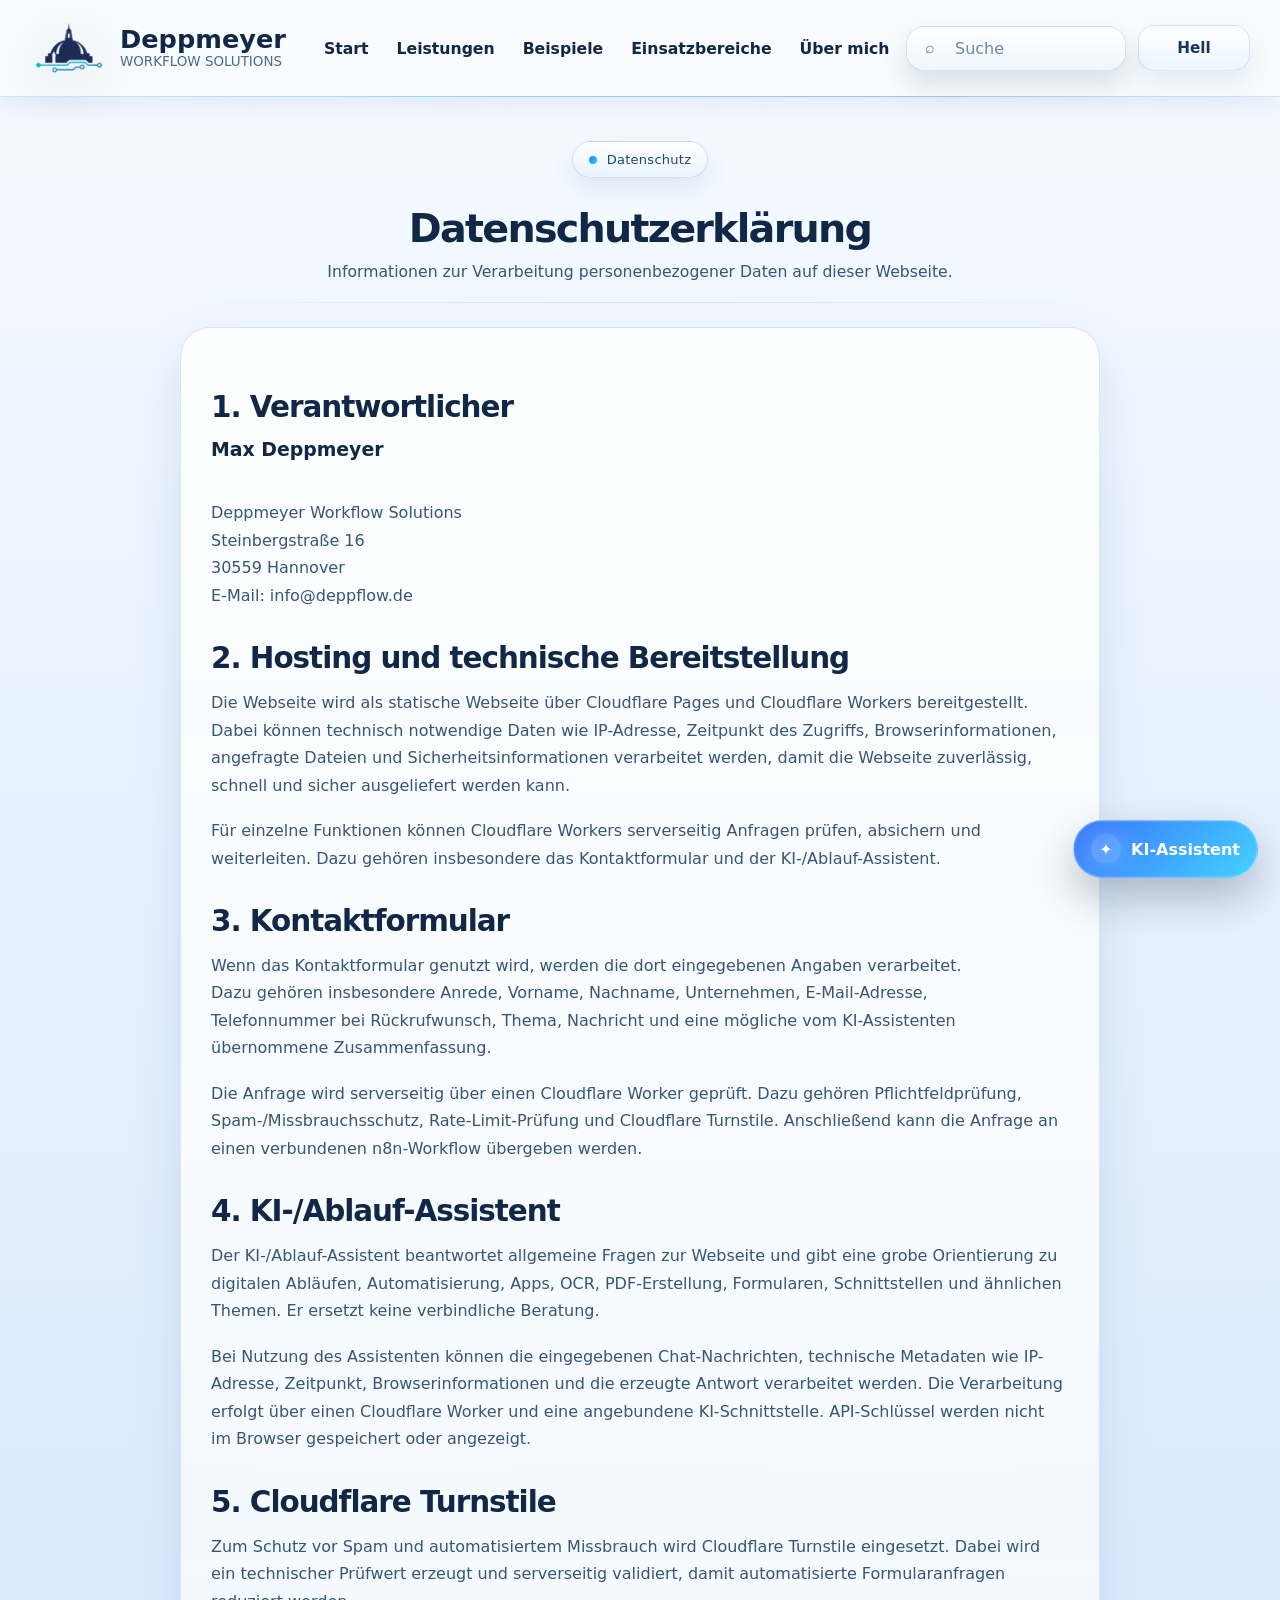
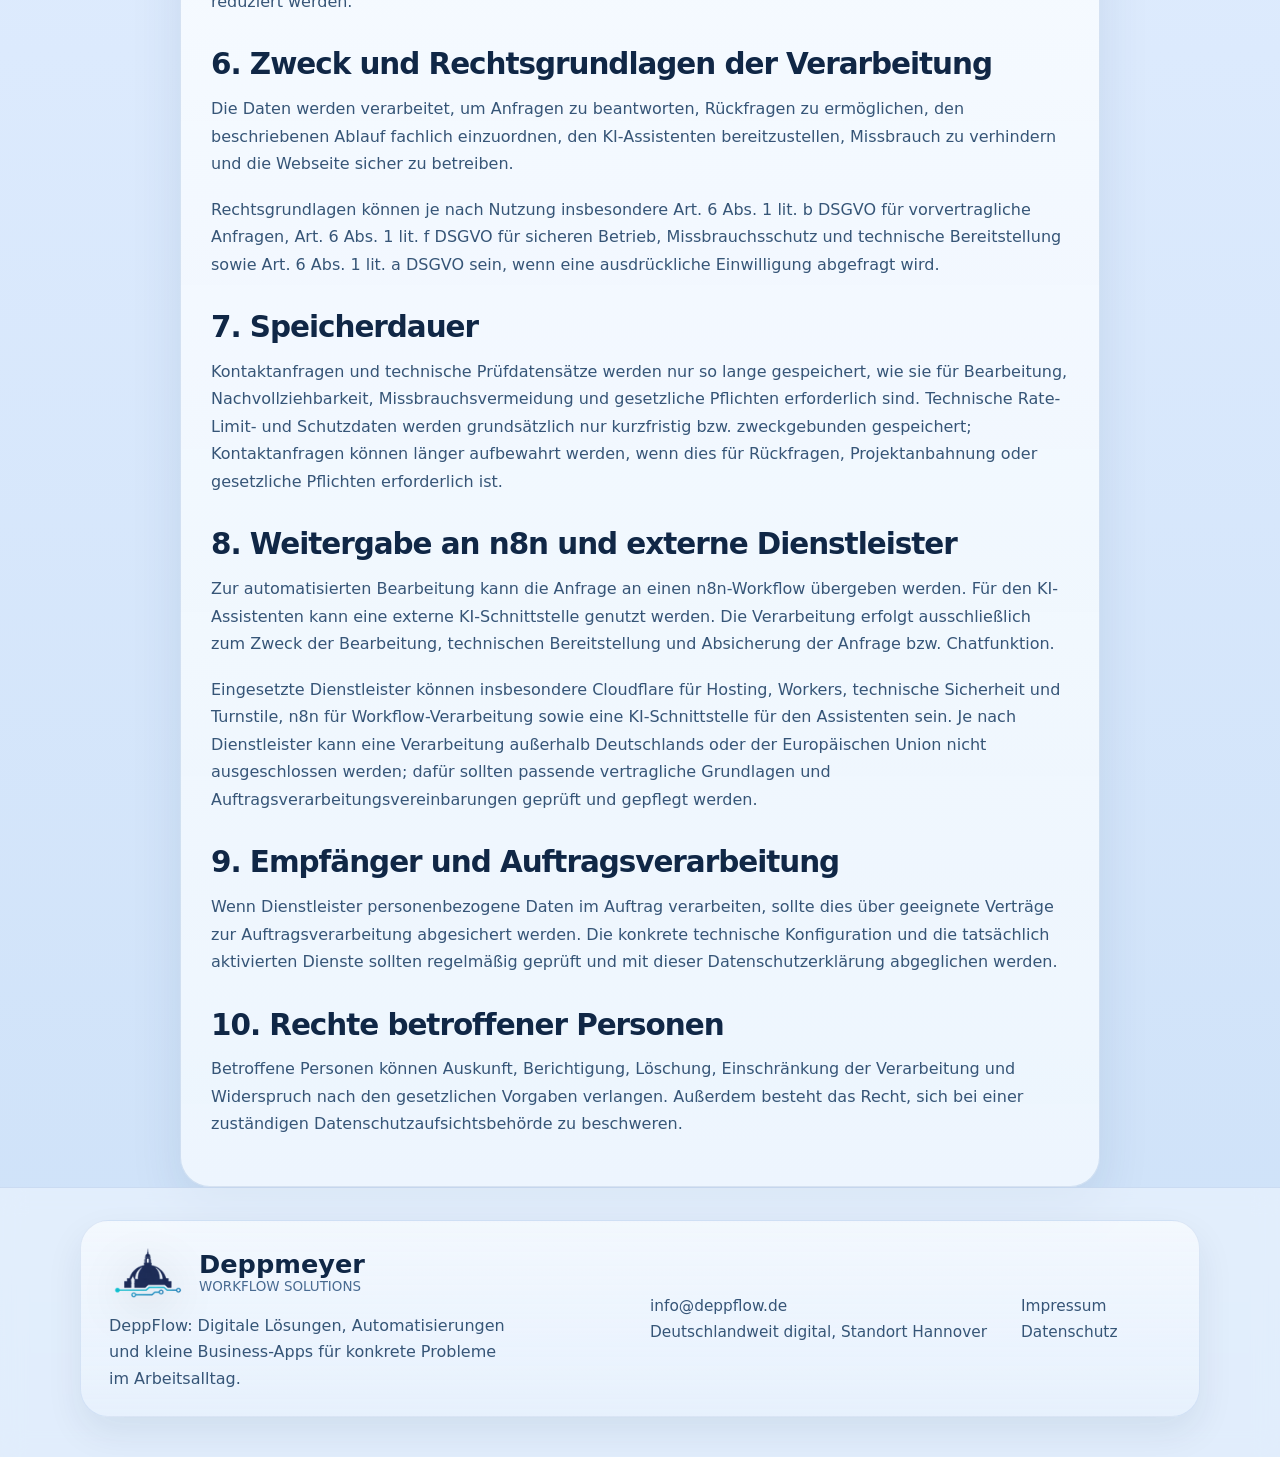
<file: datenschutz.html>
<!DOCTYPE html>
<html lang="de">
<head>
<meta charset="utf-8"/>
<meta content="width=device-width, initial-scale=1" name="viewport"/>
<title>Datenschutz | DeppFlow</title>
<meta content="Datenschutzhinweise zu Webseite, Kontaktformular, Cloudflare Worker, n8n-Anbindung und KI-Assistent von DeppFlow." name="description"/>
<link href="css/styles.css" rel="stylesheet"/>
<link href="favicon.png" rel="icon" type="image/png"/>
<link href="favicon.ico" rel="shortcut icon"/>
<link href="https://deppflow.de/datenschutz" rel="canonical"/>
<meta content="https://deppflow.de/datenschutz" property="og:url"/>
<meta content="https://deppflow.de/assets/og-deppflow.png" property="og:image"/>
<meta content="1200" property="og:image:width"/>
<meta content="630" property="og:image:height"/>
<meta content="DeppFlow – Digitale Workflows und Business-Apps aus Hannover" property="og:image:alt"/>
<script type="application/ld+json" data-schema="deppflow">[{"@context":"https://schema.org","@type":"BreadcrumbList","itemListElement":[{"@type":"ListItem","position":1,"name":"Startseite","item":"https://deppflow.de/"},{"@type":"ListItem","position":2,"name":"Datenschutz","item":"https://deppflow.de/datenschutz"}]}]</script>
<meta content="#101b3e" name="theme-color"/>
<meta content="website" property="og:type"/>
<meta content="de_DE" property="og:locale"/>
<meta content="Deppmeyer Workflow Solutions" property="og:site_name"/>
<meta content="Datenschutz | DeppFlow" property="og:title"/>
<meta content="Datenschutzhinweise zu Webseite, Kontaktformular, Cloudflare Worker, n8n-Anbindung und KI-Assistent von DeppFlow." property="og:description"/>
<meta content="summary" name="twitter:card"/>
<meta content="Datenschutz | DeppFlow" name="twitter:title"/>
<meta content="Datenschutzhinweise zu Webseite, Kontaktformular, Cloudflare Worker, n8n-Anbindung und KI-Assistent von DeppFlow." name="twitter:description"/>
</head>
<body class="page-shell" data-page="datenschutz.html" data-theme="light"><script>try{const k='deppmeyer-theme';const saved=sessionStorage.getItem(k);const theme=saved||'light';document.body.setAttribute('data-theme',theme);document.documentElement.style.colorScheme=theme;}catch(e){}</script>
<div aria-hidden="true" class="scroll-progress"></div>
<div aria-hidden="true" class="cursor-glow"></div>
<header class="topbar">
<div class="container nav">
<a aria-label="Startseite" class="brand" href="/">
<img alt="Deppmeyer Logo" class="brand-icon" decoding="async" src="assets/logo-icon.png"/>
<span class="brand-text"><span class="brand-name">Deppmeyer</span><span class="brand-sub">Workflow Solutions</span></span>
</a>
<nav aria-label="Hauptnavigation" class="nav-links"><a class="" href="/">Start</a><a class="" href="/leistungen">Leistungen</a><a class="" href="/beispiele">Beispiele</a><a class="" href="/einsatzbereiche">Einsatzbereiche</a><a class="" href="/ueber-mich">Über mich</a><a class="" href="/kontakt">Kontakt</a></nav>
<div class="nav-actions">
<div class="header-search search-shell" data-search-root="">
<span class="search-icon">⌕</span>
<input aria-label="Website durchsuchen" class="search-input" data-search-input="" placeholder="Suche" type="search"/>
<div class="search-results hidden" data-search-results=""></div>
</div>
<button aria-label="Zwischen Hellmodus und Dunkelmodus wechseln" class="theme-toggle" data-theme-toggle="" type="button"><span aria-hidden="true" class="theme-toggle-icon">☀</span><span class="theme-toggle-text">Hell</span></button>
<button aria-expanded="false" aria-label="Menü öffnen" class="mobile-toggle" data-mobile-toggle="" type="button">☰</button>
</div>
</div>
<div class="container mobile-panel" data-mobile-panel="">
<div class="mobile-search search-shell" data-search-root="">
<span class="search-icon">⌕</span>
<input aria-label="Website durchsuchen" class="search-input" data-search-input="" placeholder="Suche" type="search"/>
<div class="search-results hidden" data-search-results=""></div>
</div>
<nav aria-label="Mobile Hauptnavigation" class="mobile-links"><a class="" href="/">Start</a><a class="" href="/leistungen">Leistungen</a><a class="" href="/beispiele">Beispiele</a><a class="" href="/einsatzbereiche">Einsatzbereiche</a><a class="" href="/ueber-mich">Über mich</a><a class="" href="/kontakt">Kontakt</a></nav>
</div>
</header>

<main id="main-content" tabindex="-1">
<section class="page-hero solution-subhero">
<div class="container reveal">
<span class="eyebrow">Datenschutz</span>
<h1>Datenschutzerklärung</h1>
<p class="lead">Informationen zur Verarbeitung personenbezogener Daten auf dieser Webseite.</p>
</div>
</section>
<section class="section section-tight legal">
<div class="container reveal">
<div class="legal-card solution-legal-card">
<h2>1. Verantwortlicher</h2>
<p><strong data-config="legalName">Max Deppmeyer</strong><br/>
<span data-config="companyName">Deppmeyer Workflow Solutions</span><br/>
<span data-config="street">Steinbergstraße 16</span><br/>
<span data-config="cityZip">30559 Hannover</span><br/>
E-Mail: <a data-config="email" href="mailto:info@deppflow.de">info@deppflow.de</a></p>

<h2>2. Hosting und technische Bereitstellung</h2>
<p>Die Webseite wird als statische Webseite über Cloudflare Pages und Cloudflare Workers bereitgestellt. Dabei können technisch notwendige Daten wie IP-Adresse, Zeitpunkt des Zugriffs, Browserinformationen, angefragte Dateien und Sicherheitsinformationen verarbeitet werden, damit die Webseite zuverlässig, schnell und sicher ausgeliefert werden kann.</p>
<p>Für einzelne Funktionen können Cloudflare Workers serverseitig Anfragen prüfen, absichern und weiterleiten. Dazu gehören insbesondere das Kontaktformular und der KI-/Ablauf-Assistent.</p>

<h2>3. Kontaktformular</h2>
<p>Wenn das Kontaktformular genutzt wird, werden die dort eingegebenen Angaben verarbeitet. Dazu gehören insbesondere Anrede, Vorname, Nachname, Unternehmen, E-Mail-Adresse, Telefonnummer bei Rückrufwunsch, Thema, Nachricht und eine mögliche vom KI-Assistenten übernommene Zusammenfassung.</p>
<p>Die Anfrage wird serverseitig über einen Cloudflare Worker geprüft. Dazu gehören Pflichtfeldprüfung, Spam-/Missbrauchsschutz, Rate-Limit-Prüfung und Cloudflare Turnstile. Anschließend kann die Anfrage an einen verbundenen n8n-Workflow übergeben werden.</p>

<h2>4. KI-/Ablauf-Assistent</h2>
<p>Der KI-/Ablauf-Assistent beantwortet allgemeine Fragen zur Webseite und gibt eine grobe Orientierung zu digitalen Abläufen, Automatisierung, Apps, OCR, PDF-Erstellung, Formularen, Schnittstellen und ähnlichen Themen. Er ersetzt keine verbindliche Beratung.</p>
<p>Bei Nutzung des Assistenten können die eingegebenen Chat-Nachrichten, technische Metadaten wie IP-Adresse, Zeitpunkt, Browserinformationen und die erzeugte Antwort verarbeitet werden. Die Verarbeitung erfolgt über einen Cloudflare Worker und eine angebundene KI-Schnittstelle. API-Schlüssel werden nicht im Browser gespeichert oder angezeigt.</p>

<h2>5. Cloudflare Turnstile</h2>
<p>Zum Schutz vor Spam und automatisiertem Missbrauch wird Cloudflare Turnstile eingesetzt. Dabei wird ein technischer Prüfwert erzeugt und serverseitig validiert, damit automatisierte Formularanfragen reduziert werden.</p>

<h2>6. Zweck und Rechtsgrundlagen der Verarbeitung</h2>
<p>Die Daten werden verarbeitet, um Anfragen zu beantworten, Rückfragen zu ermöglichen, den beschriebenen Ablauf fachlich einzuordnen, den KI-Assistenten bereitzustellen, Missbrauch zu verhindern und die Webseite sicher zu betreiben.</p>
<p>Rechtsgrundlagen können je nach Nutzung insbesondere Art. 6 Abs. 1 lit. b DSGVO für vorvertragliche Anfragen, Art. 6 Abs. 1 lit. f DSGVO für sicheren Betrieb, Missbrauchsschutz und technische Bereitstellung sowie Art. 6 Abs. 1 lit. a DSGVO sein, wenn eine ausdrückliche Einwilligung abgefragt wird.</p>

<h2>7. Speicherdauer</h2>
<p>Kontaktanfragen und technische Prüfdatensätze werden nur so lange gespeichert, wie sie für Bearbeitung, Nachvollziehbarkeit, Missbrauchsvermeidung und gesetzliche Pflichten erforderlich sind. Technische Rate-Limit- und Schutzdaten werden grundsätzlich nur kurzfristig bzw. zweckgebunden gespeichert; Kontaktanfragen können länger aufbewahrt werden, wenn dies für Rückfragen, Projektanbahnung oder gesetzliche Pflichten erforderlich ist.</p>

<h2>8. Weitergabe an n8n und externe Dienstleister</h2>
<p>Zur automatisierten Bearbeitung kann die Anfrage an einen n8n-Workflow übergeben werden. Für den KI-Assistenten kann eine externe KI-Schnittstelle genutzt werden. Die Verarbeitung erfolgt ausschließlich zum Zweck der Bearbeitung, technischen Bereitstellung und Absicherung der Anfrage bzw. Chatfunktion.</p>
<p>Eingesetzte Dienstleister können insbesondere Cloudflare für Hosting, Workers, technische Sicherheit und Turnstile, n8n für Workflow-Verarbeitung sowie eine KI-Schnittstelle für den Assistenten sein. Je nach Dienstleister kann eine Verarbeitung außerhalb Deutschlands oder der Europäischen Union nicht ausgeschlossen werden; dafür sollten passende vertragliche Grundlagen und Auftragsverarbeitungsvereinbarungen geprüft und gepflegt werden.</p>

<h2>9. Empfänger und Auftragsverarbeitung</h2>
<p>Wenn Dienstleister personenbezogene Daten im Auftrag verarbeiten, sollte dies über geeignete Verträge zur Auftragsverarbeitung abgesichert werden. Die konkrete technische Konfiguration und die tatsächlich aktivierten Dienste sollten regelmäßig geprüft und mit dieser Datenschutzerklärung abgeglichen werden.</p>

<h2>10. Rechte betroffener Personen</h2>
<p>Betroffene Personen können Auskunft, Berichtigung, Löschung, Einschränkung der Verarbeitung und Widerspruch nach den gesetzlichen Vorgaben verlangen. Außerdem besteht das Recht, sich bei einer zuständigen Datenschutzaufsichtsbehörde zu beschweren.</p>

</div>
</div>
</section>
</main>
<footer class="footer">
<div class="container footer-grid">
<div class="footer-box">
<a aria-label="Startseite" class="footer-brand" href="/">
<img alt="Deppmeyer Logo" class="brand-icon" decoding="async" src="assets/logo-icon.png"/>
<span class="brand-text"><span class="brand-name">Deppmeyer</span><span class="brand-sub">Workflow Solutions</span></span>
</a>
<p class="footer-copy">DeppFlow: Digitale Lösungen, Automatisierungen und kleine Business-Apps für konkrete Probleme im Arbeitsalltag.</p>
<div class="footer-links footer-links--stack small">
<a data-config="email" href="mailto:info@deppflow.de">info@deppflow.de</a>
<a data-config="phone" href=""></a>
<span data-config="location">Deutschlandweit digital, Standort Hannover</span>
</div>
<div class="footer-links footer-links--legal small">
<a href="/impressum">Impressum</a>
<a href="/datenschutz">Datenschutz</a>
</div>
</div>
</div>
</footer>
<script src="site-config.js"></script>
<script src="js/script.js"></script>
</body>
</html>
</file>
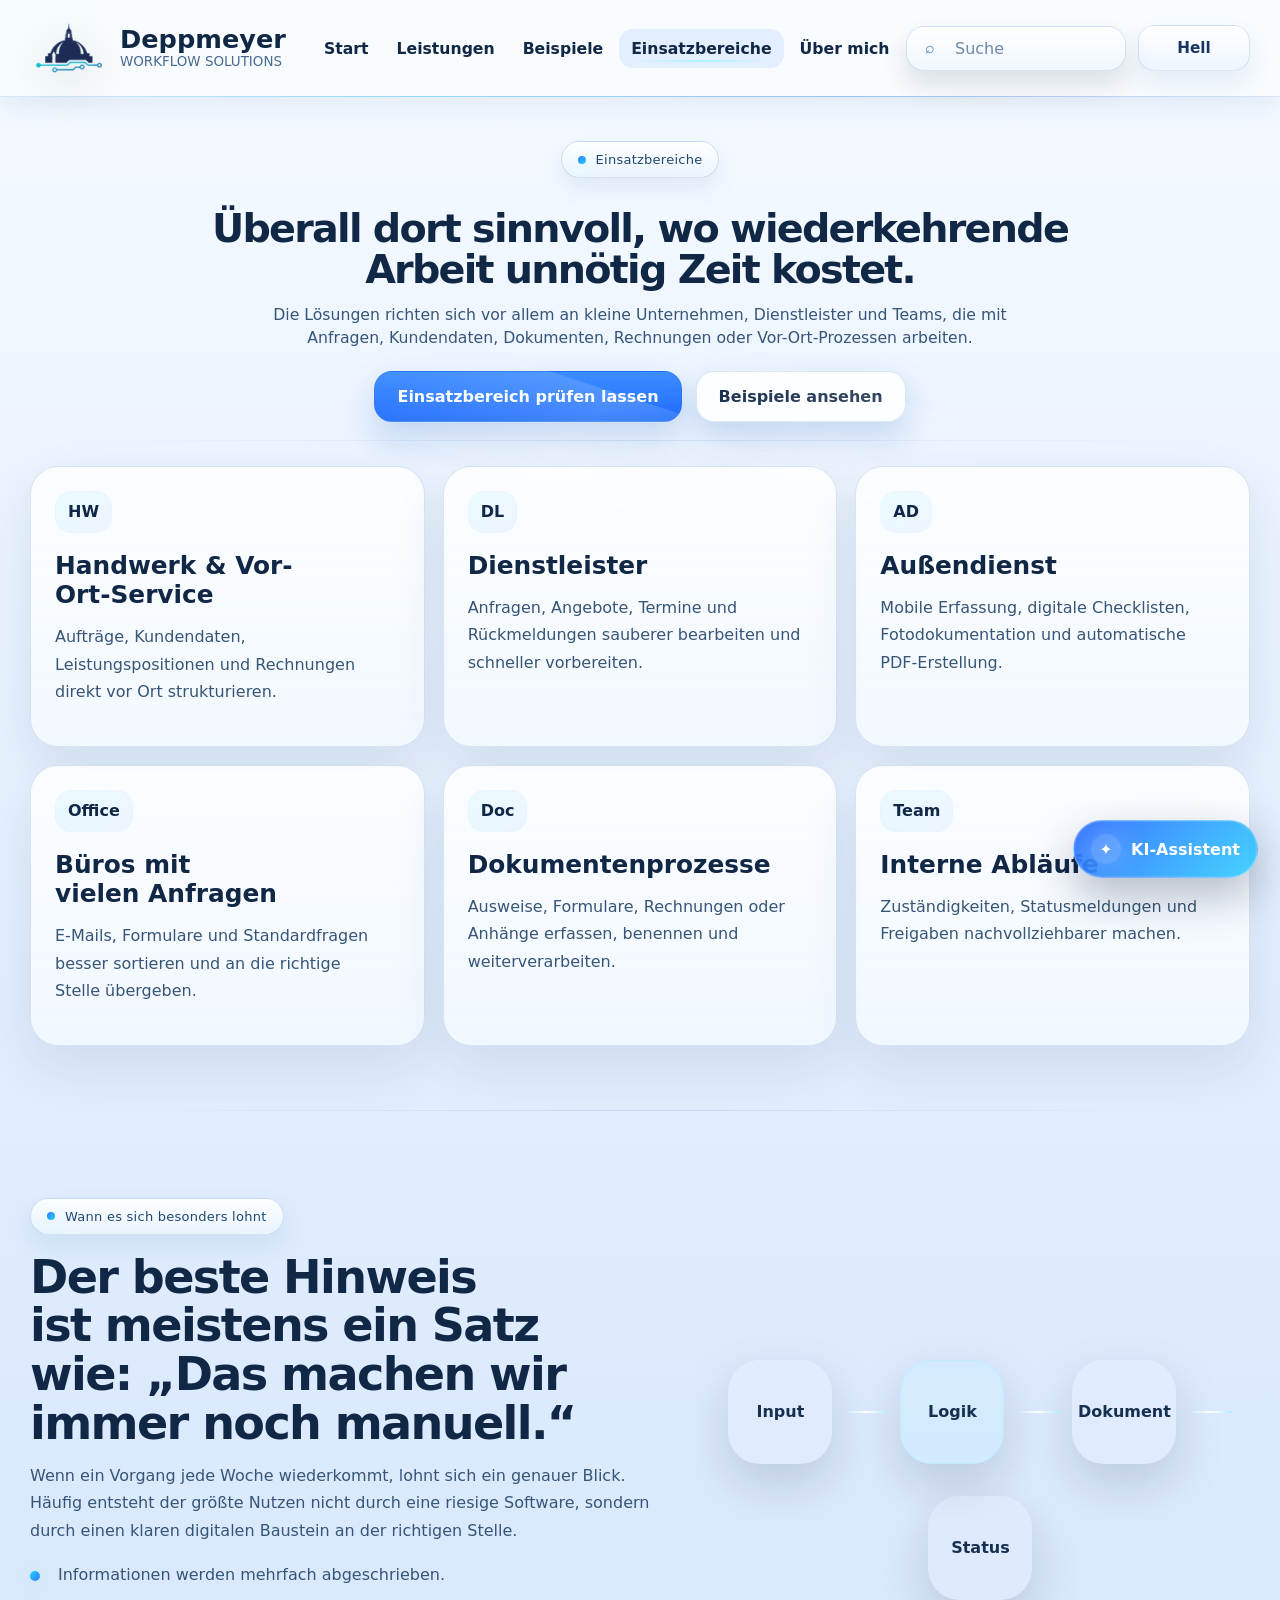
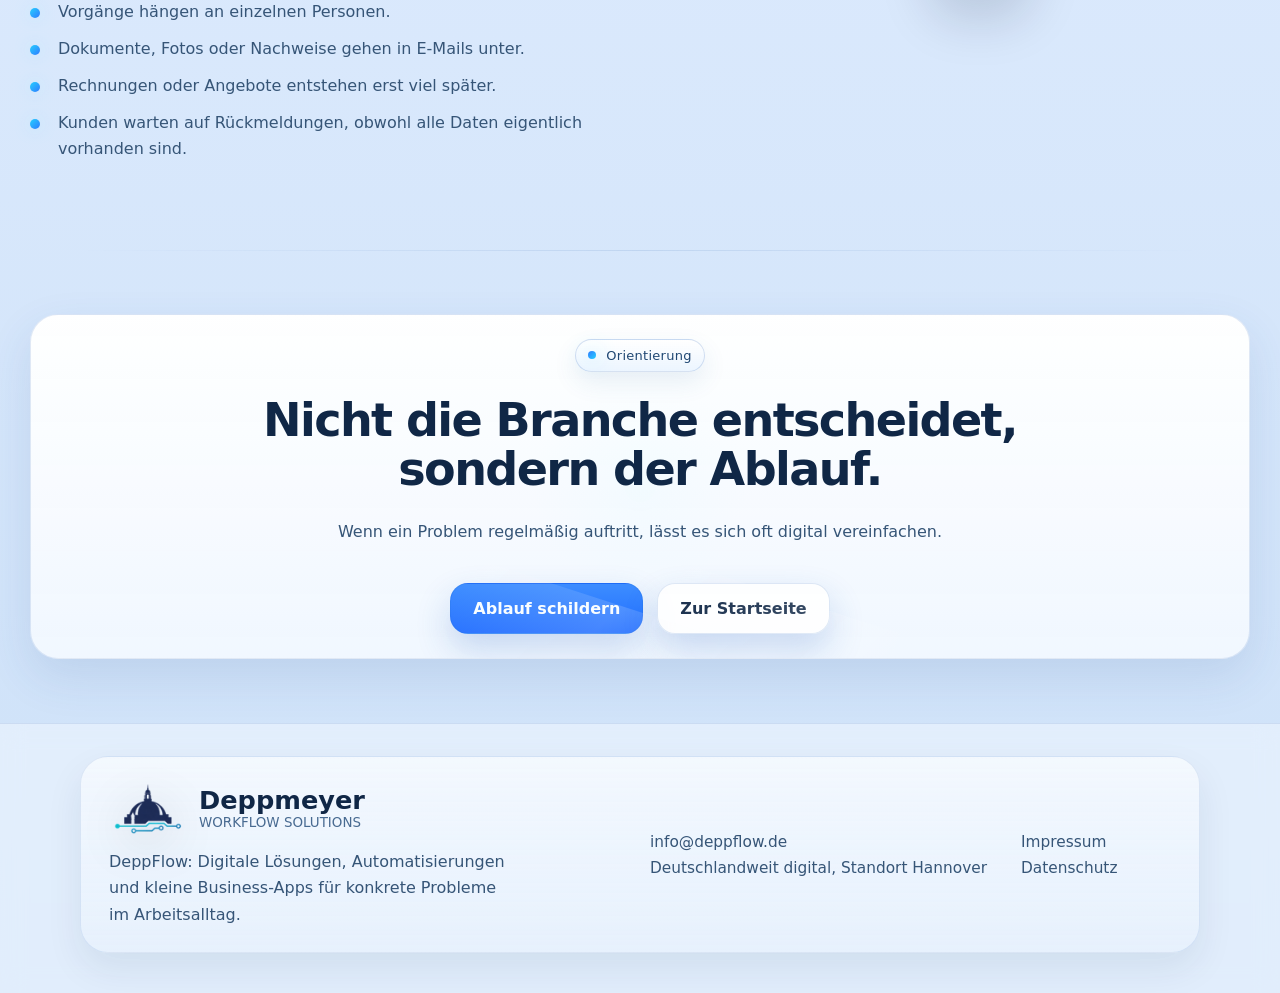
<file: einsatzbereiche.html>
<!DOCTYPE html>
<html lang="de">
<head>
<meta charset="utf-8"/>
<meta content="width=device-width, initial-scale=1" name="viewport"/>
<title>Einsatzbereiche | DeppFlow für Unternehmen</title>
<meta content="DeppFlow unterstützt Unternehmen in vielen Branchen bei digitalen Abläufen, Automatisierungen, internen Tools und Dokumentenprozessen." name="description"/>
<link href="css/styles.css" rel="stylesheet"/>
<link href="favicon.png" rel="icon" type="image/png"/>
<link href="favicon.ico" rel="shortcut icon"/>
<link href="https://deppflow.de/einsatzbereiche" rel="canonical"/>
<meta content="https://deppflow.de/einsatzbereiche" property="og:url"/>
<meta content="https://deppflow.de/assets/og-deppflow.png" property="og:image"/>
<meta content="1200" property="og:image:width"/>
<meta content="630" property="og:image:height"/>
<meta content="DeppFlow – Digitale Workflows und Business-Apps aus Hannover" property="og:image:alt"/>
<script type="application/ld+json" data-schema="deppflow">[{"@context":"https://schema.org","@type":"BreadcrumbList","itemListElement":[{"@type":"ListItem","position":1,"name":"Startseite","item":"https://deppflow.de/"},{"@type":"ListItem","position":2,"name":"Einsatzbereiche","item":"https://deppflow.de/einsatzbereiche"}]}]</script>
<meta content="#101b3e" name="theme-color"/>
<meta content="website" property="og:type"/>
<meta content="de_DE" property="og:locale"/>
<meta content="Deppmeyer Workflow Solutions" property="og:site_name"/>
<meta content="Einsatzbereiche | DeppFlow für Unternehmen" property="og:title"/>
<meta content="DeppFlow unterstützt Unternehmen in vielen Branchen bei digitalen Abläufen, Automatisierungen, internen Tools und Dokumentenprozessen." property="og:description"/>
<meta content="summary" name="twitter:card"/>
<meta content="Einsatzbereiche | DeppFlow für Unternehmen" name="twitter:title"/>
<meta content="DeppFlow unterstützt Unternehmen in vielen Branchen bei digitalen Abläufen, Automatisierungen, internen Tools und Dokumentenprozessen." name="twitter:description"/>
</head>
<body class="page-shell" data-page="einsatzbereiche.html" data-theme="light"><script>try{const k='deppmeyer-theme';const saved=sessionStorage.getItem(k);const theme=saved||'light';document.body.setAttribute('data-theme',theme);document.documentElement.style.colorScheme=theme;}catch(e){}</script>
<div aria-hidden="true" class="scroll-progress"></div>
<div aria-hidden="true" class="cursor-glow"></div>
<header class="topbar">
<div class="container nav">
<a aria-label="Startseite" class="brand" href="/">
<img alt="Deppmeyer Logo" class="brand-icon" decoding="async" src="assets/logo-icon.png"/>
<span class="brand-text"><span class="brand-name">Deppmeyer</span><span class="brand-sub">Workflow Solutions</span></span>
</a>
<nav aria-label="Hauptnavigation" class="nav-links"><a class="" href="/">Start</a><a class="" href="/leistungen">Leistungen</a><a class="" href="/beispiele">Beispiele</a><a class="active" href="/einsatzbereiche">Einsatzbereiche</a><a class="" href="/ueber-mich">Über mich</a><a class="" href="/kontakt">Kontakt</a></nav>
<div class="nav-actions">
<div class="header-search search-shell" data-search-root="">
<span class="search-icon">⌕</span>
<input aria-label="Website durchsuchen" class="search-input" data-search-input="" placeholder="Suche" type="search"/>
<div class="search-results hidden" data-search-results=""></div>
</div>
<button aria-label="Zwischen Hellmodus und Dunkelmodus wechseln" class="theme-toggle" data-theme-toggle="" type="button"><span aria-hidden="true" class="theme-toggle-icon">☀</span><span class="theme-toggle-text">Hell</span></button>
<button aria-expanded="false" aria-label="Menü öffnen" class="mobile-toggle" data-mobile-toggle="" type="button">☰</button>
</div>
</div>
<div class="container mobile-panel" data-mobile-panel="">
<div class="mobile-search search-shell" data-search-root="">
<span class="search-icon">⌕</span>
<input aria-label="Website durchsuchen" class="search-input" data-search-input="" placeholder="Suche" type="search"/>
<div class="search-results hidden" data-search-results=""></div>
</div>
<nav aria-label="Mobile Hauptnavigation" class="mobile-links"><a class="" href="/">Start</a><a class="" href="/leistungen">Leistungen</a><a class="" href="/beispiele">Beispiele</a><a class="active" href="/einsatzbereiche">Einsatzbereiche</a><a class="" href="/ueber-mich">Über mich</a><a class="" href="/kontakt">Kontakt</a></nav>
</div>
</header>

<main id="main-content" tabindex="-1">
<section class="page-hero solution-subhero">
<div class="container reveal">
<span class="eyebrow">Einsatzbereiche</span>
<h1>Überall dort sinnvoll, wo wiederkehrende Arbeit unnötig Zeit kostet.</h1>
<p class="lead">Die Lösungen richten sich vor allem an kleine Unternehmen, Dienstleister und Teams, die mit Anfragen, Kundendaten, Dokumenten, Rechnungen oder Vor-Ort-Prozessen arbeiten.</p>
<div class="btn-row btn-row-center"><a class="btn" href="/kontakt">Einsatzbereich prüfen lassen</a><a class="btn ghost" href="/beispiele">Beispiele ansehen</a></div>
</div>
</section>

<section class="section section-tight anchor-offset" id="einsatz-ueberblick">
<div class="container reveal">
<div class="solution-card-grid solution-card-grid--six">
<div class="solution-card"><span class="card-icon">HW</span><h3>Handwerk & Vor-Ort-Service</h3><p>Aufträge, Kundendaten, Leistungspositionen und Rechnungen direkt vor Ort strukturieren.</p></div>
<div class="solution-card"><span class="card-icon">DL</span><h3>Dienstleister</h3><p>Anfragen, Angebote, Termine und Rückmeldungen sauberer bearbeiten und schneller vorbereiten.</p></div>
<div class="solution-card"><span class="card-icon">AD</span><h3>Außendienst</h3><p>Mobile Erfassung, digitale Checklisten, Fotodokumentation und automatische PDF-Erstellung.</p></div>
<div class="solution-card"><span class="card-icon">Office</span><h3>Büros mit vielen Anfragen</h3><p>E-Mails, Formulare und Standardfragen besser sortieren und an die richtige Stelle übergeben.</p></div>
<div class="solution-card"><span class="card-icon">Doc</span><h3>Dokumentenprozesse</h3><p>Ausweise, Formulare, Rechnungen oder Anhänge erfassen, benennen und weiterverarbeiten.</p></div>
<div class="solution-card"><span class="card-icon">Team</span><h3>Interne Abläufe</h3><p>Zuständigkeiten, Statusmeldungen und Freigaben nachvollziehbarer machen.</p></div>
</div>
</div>
</section>

<section class="section solution-feature-section">
<div class="container solution-feature-grid reveal">
<div>
<span class="eyebrow">Wann es sich besonders lohnt</span>
<h2>Der beste Hinweis ist meistens ein Satz wie: „Das machen wir immer noch manuell.“</h2>
<p>Wenn ein Vorgang jede Woche wiederkommt, lohnt sich ein genauer Blick. Häufig entsteht der größte Nutzen nicht durch eine riesige Software, sondern durch einen klaren digitalen Baustein an der richtigen Stelle.</p>
<ul class="solution-check-list">
<li>Informationen werden mehrfach abgeschrieben.</li>
<li>Vorgänge hängen an einzelnen Personen.</li>
<li>Dokumente, Fotos oder Nachweise gehen in E-Mails unter.</li>
<li>Rechnungen oder Angebote entstehen erst viel später.</li>
<li>Kunden warten auf Rückmeldungen, obwohl alle Daten eigentlich vorhanden sind.</li>
</ul>
</div>
<div class="solution-flow-diagram" aria-hidden="true">
<div class="flow-dot">Input</div><div class="flow-line"></div>
<div class="flow-dot active">Logik</div><div class="flow-line"></div>
<div class="flow-dot">Dokument</div><div class="flow-line"></div>
<div class="flow-dot">Status</div>
</div>
</div>
</section>

<section class="section section-tight">
<div class="container reveal">
<div class="cta-panel solution-final-cta">
<div class="mini-label">Orientierung</div>
<h2>Nicht die Branche entscheidet, sondern der Ablauf.</h2>
<p>Wenn ein Problem regelmäßig auftritt, lässt es sich oft digital vereinfachen.</p>
<div class="btn-row btn-row-center"><a class="btn" href="/kontakt">Ablauf schildern</a><a class="btn ghost" href="/">Zur Startseite</a></div>
</div>
</div>
</section>
</main>
<footer class="footer">
<div class="container footer-grid">
<div class="footer-box">
<a aria-label="Startseite" class="footer-brand" href="/">
<img alt="Deppmeyer Logo" class="brand-icon" decoding="async" src="assets/logo-icon.png"/>
<span class="brand-text"><span class="brand-name">Deppmeyer</span><span class="brand-sub">Workflow Solutions</span></span>
</a>
<p class="footer-copy">DeppFlow: Digitale Lösungen, Automatisierungen und kleine Business-Apps für konkrete Probleme im Arbeitsalltag.</p>
<div class="footer-links footer-links--stack small">
<a data-config="email" href="mailto:info@deppflow.de">info@deppflow.de</a>
<a data-config="phone" href=""></a>
<span data-config="location">Deutschlandweit digital, Standort Hannover</span>
</div>
<div class="footer-links footer-links--legal small">
<a href="/impressum">Impressum</a>
<a href="/datenschutz">Datenschutz</a>
</div>
</div>
</div>
</footer>
<script src="site-config.js"></script>
<script src="js/script.js"></script>
</body>
</html>
</file>
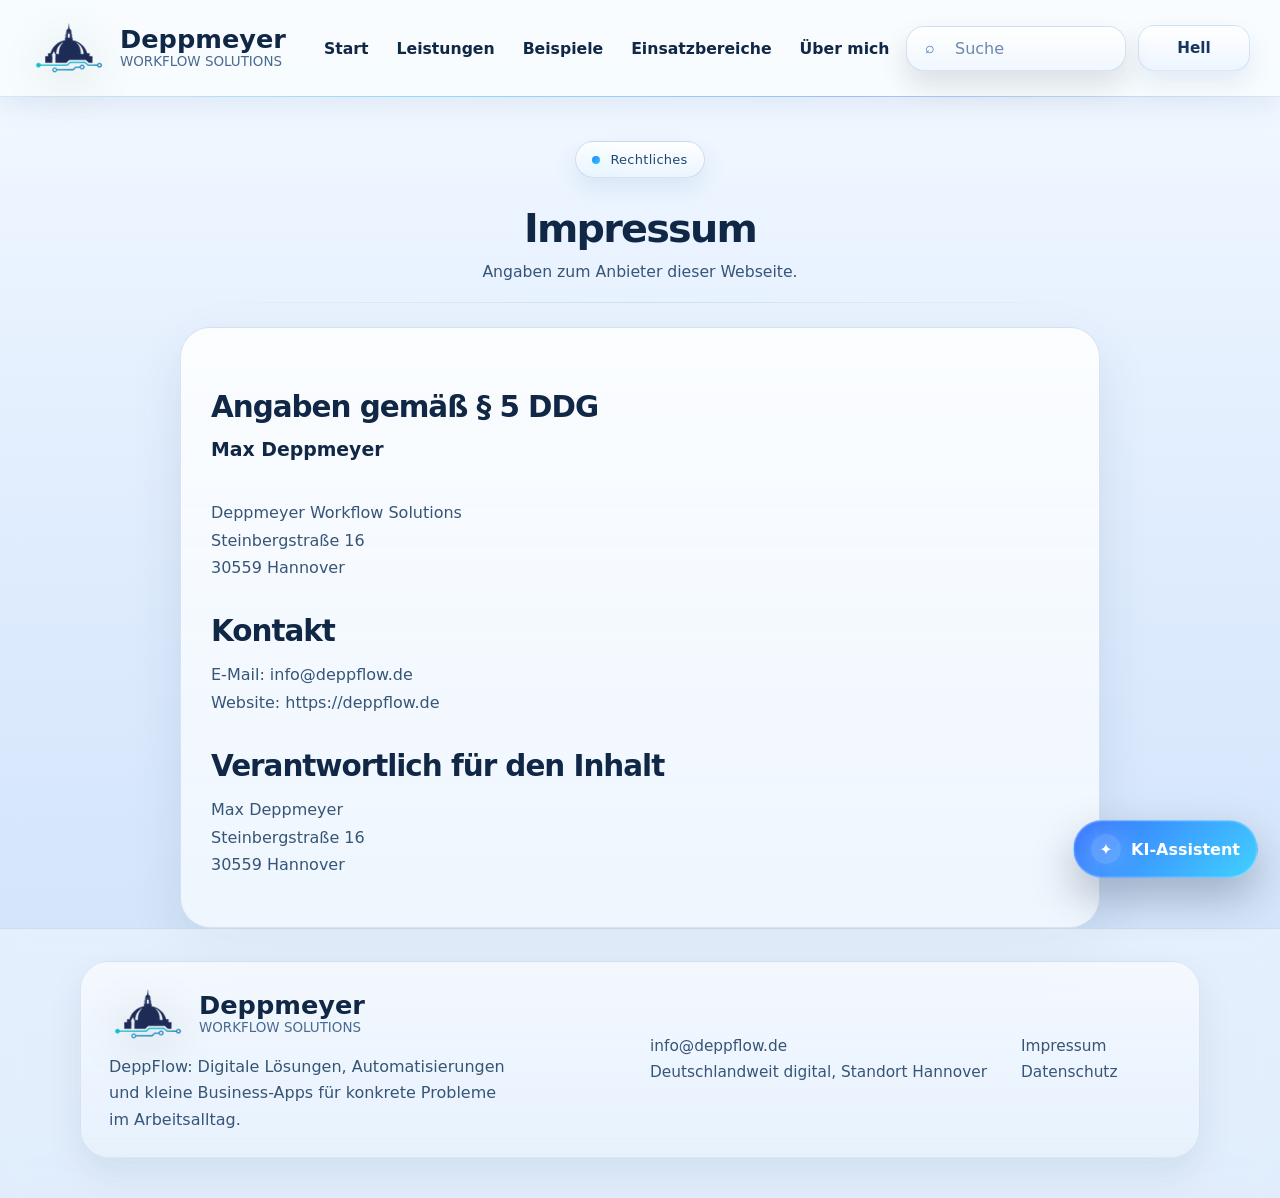
<file: impressum.html>
<!DOCTYPE html>
<html lang="de">
<head>
<meta charset="utf-8"/>
<meta content="width=device-width, initial-scale=1" name="viewport"/>
<title>Impressum | DeppFlow</title>
<meta content="Impressum und Anbieterkennzeichnung von DeppFlow / Deppmeyer Workflow Solutions aus Hannover." name="description"/>
<link href="css/styles.css" rel="stylesheet"/>
<link href="favicon.png" rel="icon" type="image/png"/>
<link href="favicon.ico" rel="shortcut icon"/>
<link href="https://deppflow.de/impressum" rel="canonical"/>
<meta content="https://deppflow.de/impressum" property="og:url"/>
<meta content="https://deppflow.de/assets/og-deppflow.png" property="og:image"/>
<meta content="1200" property="og:image:width"/>
<meta content="630" property="og:image:height"/>
<meta content="DeppFlow – Digitale Workflows und Business-Apps aus Hannover" property="og:image:alt"/>
<script type="application/ld+json" data-schema="deppflow">[{"@context":"https://schema.org","@type":"BreadcrumbList","itemListElement":[{"@type":"ListItem","position":1,"name":"Startseite","item":"https://deppflow.de/"},{"@type":"ListItem","position":2,"name":"Impressum","item":"https://deppflow.de/impressum"}]}]</script>
<meta content="#101b3e" name="theme-color"/>
<meta content="website" property="og:type"/>
<meta content="de_DE" property="og:locale"/>
<meta content="Deppmeyer Workflow Solutions" property="og:site_name"/>
<meta content="Impressum | DeppFlow" property="og:title"/>
<meta content="Impressum und Anbieterkennzeichnung von DeppFlow / Deppmeyer Workflow Solutions aus Hannover." property="og:description"/>
<meta content="summary" name="twitter:card"/>
<meta content="Impressum | DeppFlow" name="twitter:title"/>
<meta content="Impressum und Anbieterkennzeichnung von DeppFlow / Deppmeyer Workflow Solutions aus Hannover." name="twitter:description"/>
</head>
<body class="page-shell" data-page="impressum.html" data-theme="light"><script>try{const k='deppmeyer-theme';const saved=sessionStorage.getItem(k);const theme=saved||'light';document.body.setAttribute('data-theme',theme);document.documentElement.style.colorScheme=theme;}catch(e){}</script>
<div aria-hidden="true" class="scroll-progress"></div>
<div aria-hidden="true" class="cursor-glow"></div>
<header class="topbar">
<div class="container nav">
<a aria-label="Startseite" class="brand" href="/">
<img alt="Deppmeyer Logo" class="brand-icon" decoding="async" src="assets/logo-icon.png"/>
<span class="brand-text"><span class="brand-name">Deppmeyer</span><span class="brand-sub">Workflow Solutions</span></span>
</a>
<nav aria-label="Hauptnavigation" class="nav-links"><a class="" href="/">Start</a><a class="" href="/leistungen">Leistungen</a><a class="" href="/beispiele">Beispiele</a><a class="" href="/einsatzbereiche">Einsatzbereiche</a><a class="" href="/ueber-mich">Über mich</a><a class="" href="/kontakt">Kontakt</a></nav>
<div class="nav-actions">
<div class="header-search search-shell" data-search-root="">
<span class="search-icon">⌕</span>
<input aria-label="Website durchsuchen" class="search-input" data-search-input="" placeholder="Suche" type="search"/>
<div class="search-results hidden" data-search-results=""></div>
</div>
<button aria-label="Zwischen Hellmodus und Dunkelmodus wechseln" class="theme-toggle" data-theme-toggle="" type="button"><span aria-hidden="true" class="theme-toggle-icon">☀</span><span class="theme-toggle-text">Hell</span></button>
<button aria-expanded="false" aria-label="Menü öffnen" class="mobile-toggle" data-mobile-toggle="" type="button">☰</button>
</div>
</div>
<div class="container mobile-panel" data-mobile-panel="">
<div class="mobile-search search-shell" data-search-root="">
<span class="search-icon">⌕</span>
<input aria-label="Website durchsuchen" class="search-input" data-search-input="" placeholder="Suche" type="search"/>
<div class="search-results hidden" data-search-results=""></div>
</div>
<nav aria-label="Mobile Hauptnavigation" class="mobile-links"><a class="" href="/">Start</a><a class="" href="/leistungen">Leistungen</a><a class="" href="/beispiele">Beispiele</a><a class="" href="/einsatzbereiche">Einsatzbereiche</a><a class="" href="/ueber-mich">Über mich</a><a class="" href="/kontakt">Kontakt</a></nav>
</div>
</header>

<main id="main-content" tabindex="-1">
<section class="page-hero solution-subhero">
<div class="container reveal">
<span class="eyebrow">Rechtliches</span>
<h1>Impressum</h1>
<p class="lead">Angaben zum Anbieter dieser Webseite.</p>
</div>
</section>
<section class="section section-tight legal">
<div class="container reveal">
<div class="legal-card solution-legal-card">
<h2>Angaben gemäß § 5 DDG</h2>
<p><strong data-config="legalName">Max Deppmeyer</strong><br/>
<span data-config="companyName">Deppmeyer Workflow Solutions</span><br/>
<span data-config="street">Steinbergstraße 16</span><br/>
<span data-config="cityZip">30559 Hannover</span></p>

<h2>Kontakt</h2>
<p>E-Mail: <a data-config="email" href="mailto:info@deppflow.de">info@deppflow.de</a><br/>
Website: <a data-config="domain" href="https://deppflow.de">https://deppflow.de</a></p>

<h2>Verantwortlich für den Inhalt</h2>
<p><span data-config="legalName">Max Deppmeyer</span><br/>
<span data-config="street">Steinbergstraße 16</span><br/>
<span data-config="cityZip">30559 Hannover</span></p>

</div>
</div>
</section>
</main>
<footer class="footer">
<div class="container footer-grid">
<div class="footer-box">
<a aria-label="Startseite" class="footer-brand" href="/">
<img alt="Deppmeyer Logo" class="brand-icon" decoding="async" src="assets/logo-icon.png"/>
<span class="brand-text"><span class="brand-name">Deppmeyer</span><span class="brand-sub">Workflow Solutions</span></span>
</a>
<p class="footer-copy">DeppFlow: Digitale Lösungen, Automatisierungen und kleine Business-Apps für konkrete Probleme im Arbeitsalltag.</p>
<div class="footer-links footer-links--stack small">
<a data-config="email" href="mailto:info@deppflow.de">info@deppflow.de</a>
<a data-config="phone" href=""></a>
<span data-config="location">Deutschlandweit digital, Standort Hannover</span>
</div>
<div class="footer-links footer-links--legal small">
<a href="/impressum">Impressum</a>
<a href="/datenschutz">Datenschutz</a>
</div>
</div>
</div>
</footer>
<script src="site-config.js"></script>
<script src="js/script.js"></script>
</body>
</html>
</file>
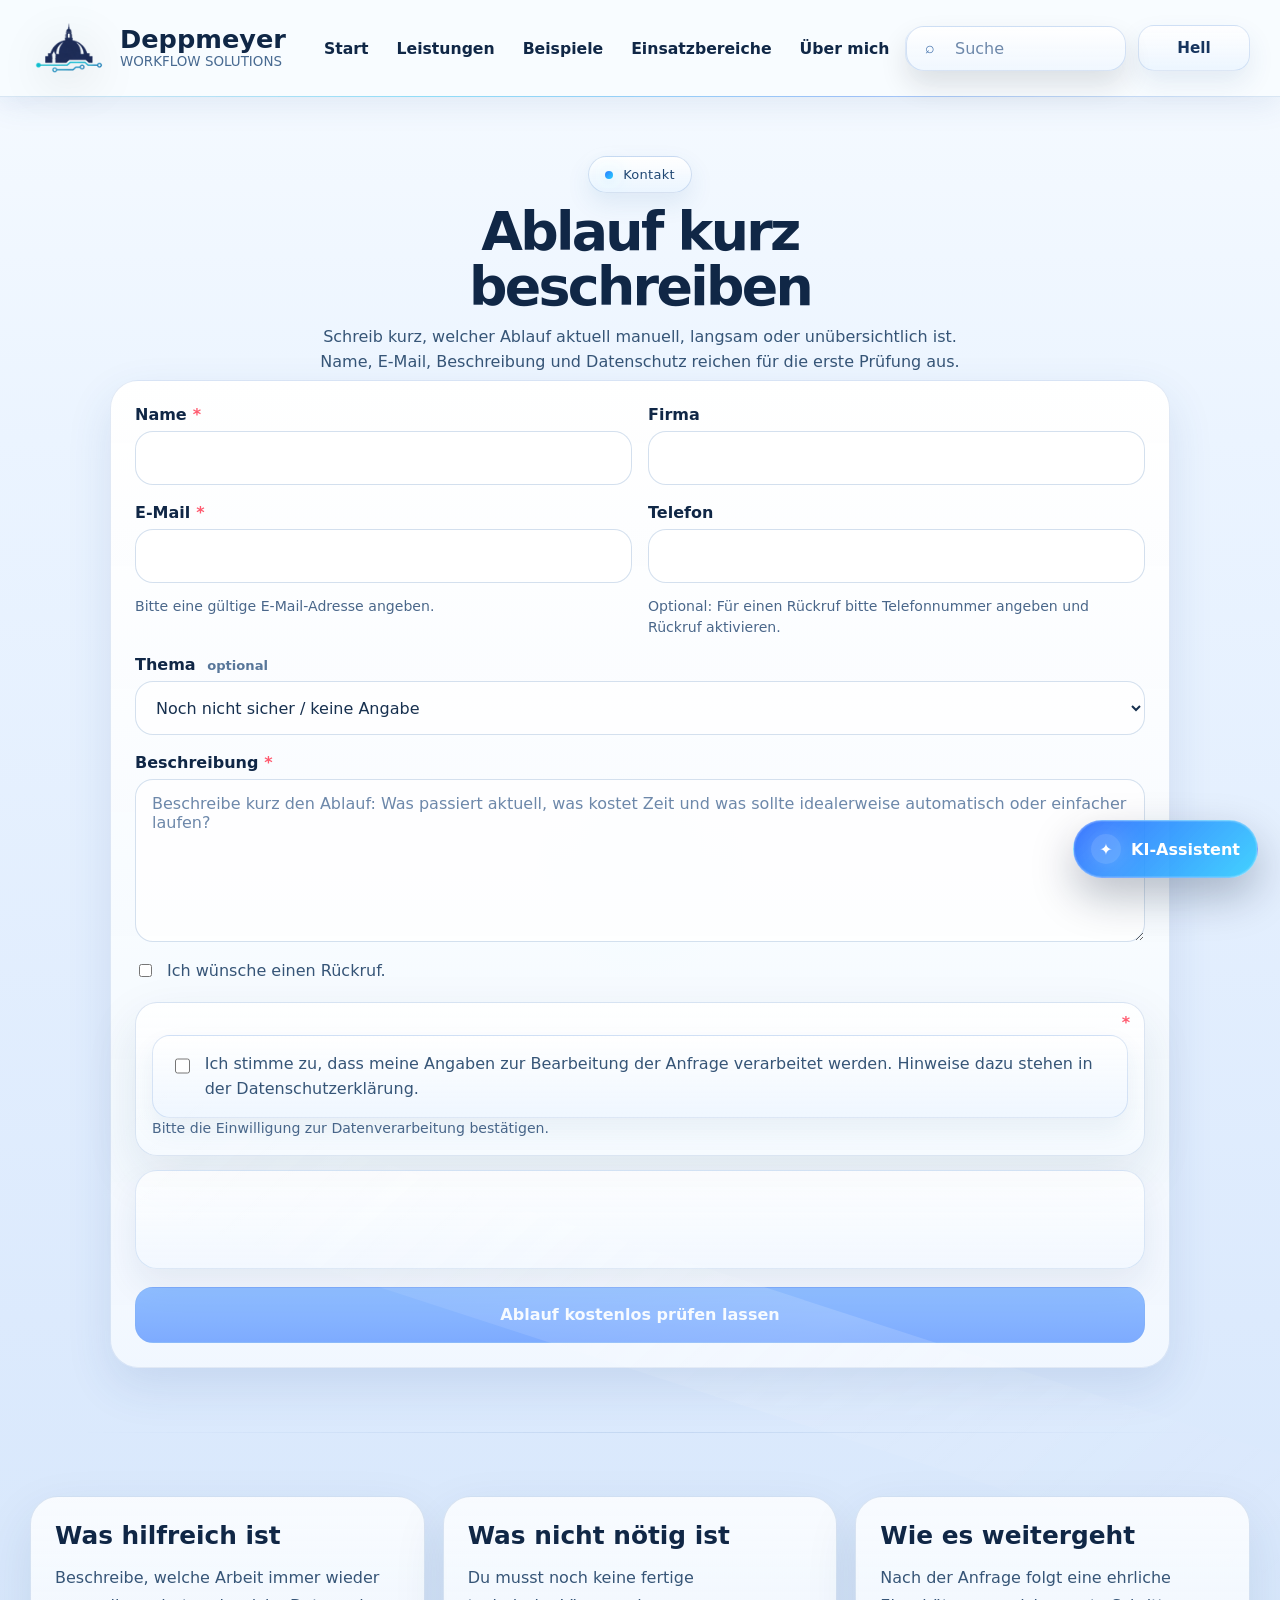
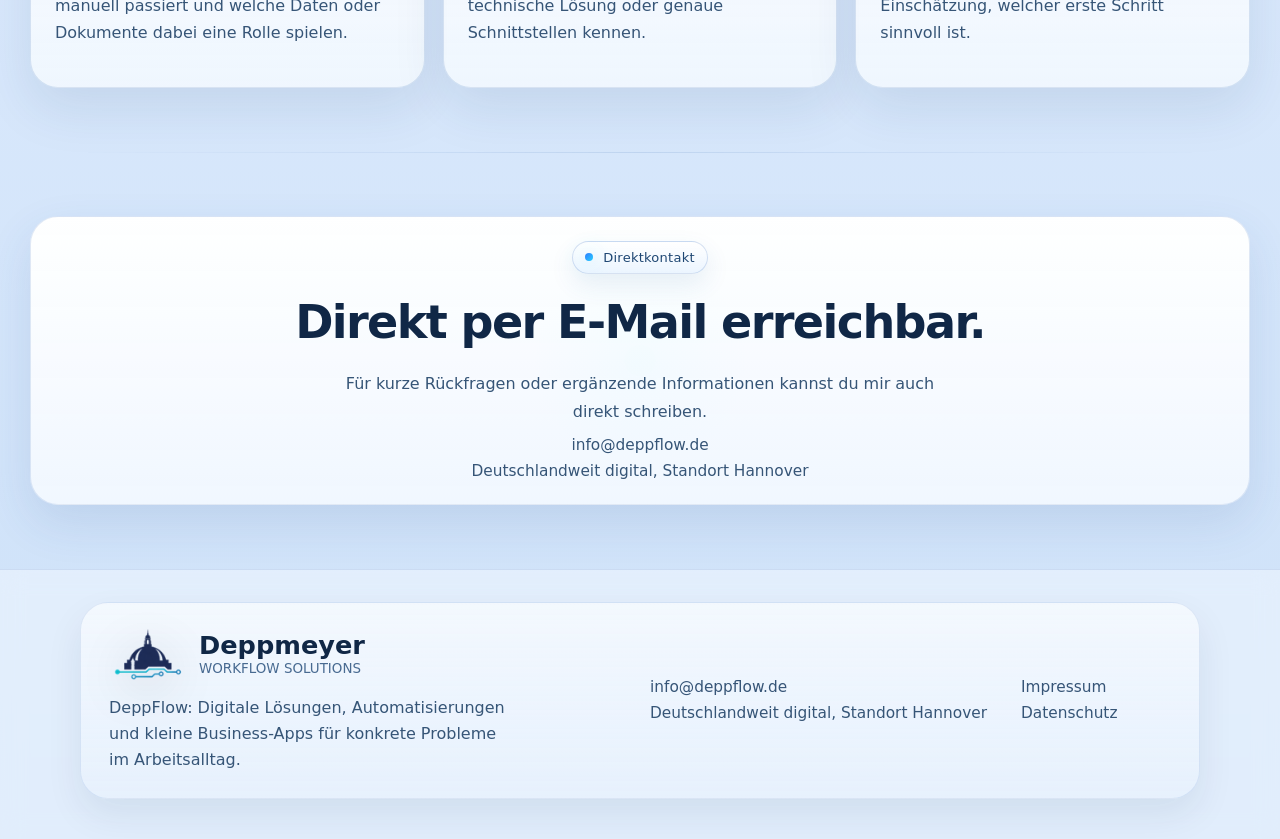
<file: kontakt.html>
<!DOCTYPE html>
<html lang="de">
<head>
<meta charset="utf-8"/>
<meta content="width=device-width, initial-scale=1" name="viewport"/>
<title>Kontakt | DeppFlow Hannover</title>
<meta content="Kontakt zu DeppFlow und Deppmeyer Workflow Solutions in Hannover: digitalen Ablauf kurz beschreiben und erste Einschätzung zur passenden Lösung erhalten." name="description"/>
<link href="css/styles.css" rel="stylesheet"/>
<link href="favicon.png" rel="icon" type="image/png"/>
<link href="favicon.ico" rel="shortcut icon"/>
<link href="https://deppflow.de/kontakt" rel="canonical"/>
<meta content="https://deppflow.de/kontakt" property="og:url"/>
<meta content="https://deppflow.de/assets/og-deppflow.png" property="og:image"/>
<meta content="1200" property="og:image:width"/>
<meta content="630" property="og:image:height"/>
<meta content="DeppFlow – Digitale Workflows und Business-Apps aus Hannover" property="og:image:alt"/>
<script type="application/ld+json" data-schema="deppflow">[{"@context":"https://schema.org","@type":"BreadcrumbList","itemListElement":[{"@type":"ListItem","position":1,"name":"Startseite","item":"https://deppflow.de/"},{"@type":"ListItem","position":2,"name":"Kontakt","item":"https://deppflow.de/kontakt"}]},{"@context":"https://schema.org","@type":"ContactPage","@id":"https://deppflow.de/kontakt#contactpage","url":"https://deppflow.de/kontakt","name":"Kontakt zu DeppFlow","about":{"@id":"https://deppflow.de/#deppflow"}}]</script>
<meta content="#101b3e" name="theme-color"/>
<meta content="website" property="og:type"/>
<meta content="de_DE" property="og:locale"/>
<meta content="Deppmeyer Workflow Solutions" property="og:site_name"/>
<meta content="Kontakt | DeppFlow Hannover" property="og:title"/>
<meta content="Kontakt zu DeppFlow und Deppmeyer Workflow Solutions in Hannover: digitalen Ablauf kurz beschreiben und erste Einschätzung zur passenden Lösung erhalten." property="og:description"/>
<meta content="summary" name="twitter:card"/>
<meta content="Kontakt | DeppFlow Hannover" name="twitter:title"/>
<meta content="Kontakt zu DeppFlow und Deppmeyer Workflow Solutions in Hannover: digitalen Ablauf kurz beschreiben und erste Einschätzung zur passenden Lösung erhalten." name="twitter:description"/>
</head>
<body class="page-shell" data-page="kontakt.html" data-theme="light"><script>try{const k='deppmeyer-theme';const saved=sessionStorage.getItem(k);const theme=saved||'light';document.body.setAttribute('data-theme',theme);document.documentElement.style.colorScheme=theme;}catch(e){}</script>
<div aria-hidden="true" class="scroll-progress"></div>
<div aria-hidden="true" class="cursor-glow"></div>
<header class="topbar">
<div class="container nav">
<a aria-label="Startseite" class="brand" href="/">
<img alt="Deppmeyer Logo" class="brand-icon" decoding="async" src="assets/logo-icon.png"/>
<span class="brand-text"><span class="brand-name">Deppmeyer</span><span class="brand-sub">Workflow Solutions</span></span>
</a>
<nav aria-label="Hauptnavigation" class="nav-links"><a class="" href="/">Start</a><a class="" href="/leistungen">Leistungen</a><a class="" href="/beispiele">Beispiele</a><a class="" href="/einsatzbereiche">Einsatzbereiche</a><a class="" href="/ueber-mich">Über mich</a><a class="active" href="/kontakt">Kontakt</a></nav>
<div class="nav-actions">
<div class="header-search search-shell" data-search-root="">
<span class="search-icon">⌕</span>
<input aria-label="Website durchsuchen" class="search-input" data-search-input="" placeholder="Suche" type="search"/>
<div class="search-results hidden" data-search-results=""></div>
</div>
<button aria-label="Zwischen Hellmodus und Dunkelmodus wechseln" class="theme-toggle" data-theme-toggle="" type="button"><span aria-hidden="true" class="theme-toggle-icon">☀</span><span class="theme-toggle-text">Hell</span></button>
<button aria-expanded="false" aria-label="Menü öffnen" class="mobile-toggle" data-mobile-toggle="" type="button">☰</button>
</div>
</div>
<div class="container mobile-panel" data-mobile-panel="">
<div class="mobile-search search-shell" data-search-root="">
<span class="search-icon">⌕</span>
<input aria-label="Website durchsuchen" class="search-input" data-search-input="" placeholder="Suche" type="search"/>
<div class="search-results hidden" data-search-results=""></div>
</div>
<nav aria-label="Mobile Hauptnavigation" class="mobile-links"><a class="" href="/">Start</a><a class="" href="/leistungen">Leistungen</a><a class="" href="/beispiele">Beispiele</a><a class="" href="/einsatzbereiche">Einsatzbereiche</a><a class="" href="/ueber-mich">Über mich</a><a class="active" href="/kontakt">Kontakt</a></nav>
</div>
</header>

<main id="main-content" tabindex="-1">
<section class="section section-tight anchor-offset kontakt-simple-section" id="kontaktformular">
<div class="container contact-form-wrap reveal">
<div class="contact-intro contact-intro--simple">
<span class="eyebrow">Kontakt</span>
<h1>Ablauf kurz beschreiben</h1>
<p>Schreib kurz, welcher Ablauf aktuell manuell, langsam oder unübersichtlich ist. Name, E-Mail, Beschreibung und Datenschutz reichen für die erste Prüfung aus.</p>
</div>

<form class="contact-form solution-contact-form" data-contact-form="">
<div class="form-grid">
<div class="field" data-required-field=""><label for="name">Name</label><input id="name" name="name" autocomplete="name" required="" type="text"/></div>
<div class="field"><label for="company">Firma</label><input id="company" name="company" autocomplete="organization" type="text"/></div>
<div class="field" data-required-field=""><label for="email">E-Mail</label><input id="email" name="email" autocomplete="email" required="" type="email"/><span class="field-help" id="email-feedback" data-email-feedback="">Bitte eine gültige E-Mail-Adresse angeben.</span></div>
<div class="field"><label for="phone">Telefon</label><input id="phone" name="phone" autocomplete="tel" type="tel"/><span class="field-help" data-callback-feedback="">Optional: Für einen Rückruf bitte Telefonnummer angeben und Rückruf aktivieren.</span></div>
<div class="field field-full"><label for="topic">Thema <span class="optional-marker">optional</span></label><select id="topic" name="topic">
<option value="">Noch nicht sicher / keine Angabe</option>
<option>Individuelle App / internes Tool</option>
<option>Workflow-Automatisierung</option>
<option>OCR / Dokumentenerfassung</option>
<option>Rechnung / Angebot / PDF-Erstellung</option>
<option>Kontaktformular / Kundenanfragen</option>
<option>Schnittstelle zwischen Tools</option>
<option>Ich bin mir noch nicht sicher</option>
</select></div>
<div class="field field-full" data-required-field=""><label for="message">Beschreibung</label><textarea id="message" name="message" required="" rows="7" placeholder="Beschreibe kurz den Ablauf: Was passiert aktuell, was kostet Zeit und was sollte idealerweise automatisch oder einfacher laufen?"></textarea></div>
</div>

<label class="checkbox-line"><input id="callbackRequested" name="callbackRequested" type="checkbox"/> <span>Ich wünsche einen Rückruf.</span></label>

<div class="consent-wrap" data-required-field="">
<label class="consent-check" for="consent"><input id="consent" name="consent" required="" type="checkbox"/> <span>Ich stimme zu, dass meine Angaben zur Bearbeitung der Anfrage verarbeitet werden. Hinweise dazu stehen in der Datenschutzerklärung.</span></label>
<span class="field-help" data-consent-feedback="">Bitte die Einwilligung zur Datenverarbeitung bestätigen.</span>
</div>

<div class="turnstile-wrap" data-turnstile-wrap="" hidden="">
<div class="turnstile-box" data-turnstile-widget=""></div>
</div>

<input autocomplete="off" class="hp-field" name="website" tabindex="-1" type="text"/>

<div class="contact-response contact-response--solo">
<button class="btn" data-contact-submit="" type="submit" disabled aria-disabled="true">Ablauf kostenlos prüfen lassen</button>
</div>
</form>
</div>
</section>

<section class="section section-tight">
<div class="container reveal">
<div class="solution-card-grid solution-card-grid--three">
<div class="solution-card"><h3>Was hilfreich ist</h3><p>Beschreibe, welche Arbeit immer wieder manuell passiert und welche Daten oder Dokumente dabei eine Rolle spielen.</p></div>
<div class="solution-card"><h3>Was nicht nötig ist</h3><p>Du musst noch keine fertige technische Lösung oder genaue Schnittstellen kennen.</p></div>
<div class="solution-card"><h3>Wie es weitergeht</h3><p>Nach der Anfrage folgt eine ehrliche Einschätzung, welcher erste Schritt sinnvoll ist.</p></div>
</div>
</div>
</section>

<section class="section section-tight" id="kontakt-info">
<div class="container reveal">
<div class="cta-panel solution-final-cta">
<div class="mini-label">Direktkontakt</div>
<h2>Direkt per E-Mail erreichbar.</h2>
<p>Für kurze Rückfragen oder ergänzende Informationen kannst du mir auch direkt schreiben.</p>
<div class="footer-links footer-links--stack small centered-links">
<a data-config="email" href="mailto:info@deppflow.de">info@deppflow.de</a>
<span data-config="location">Deutschlandweit digital, Standort Hannover</span>
</div>
</div>
</div>
</section>
</main>
<footer class="footer">
<div class="container footer-grid">
<div class="footer-box">
<a aria-label="Startseite" class="footer-brand" href="/">
<img alt="Deppmeyer Logo" class="brand-icon" decoding="async" src="assets/logo-icon.png"/>
<span class="brand-text"><span class="brand-name">Deppmeyer</span><span class="brand-sub">Workflow Solutions</span></span>
</a>
<p class="footer-copy">DeppFlow: Digitale Lösungen, Automatisierungen und kleine Business-Apps für konkrete Probleme im Arbeitsalltag.</p>
<div class="footer-links footer-links--stack small">
<a data-config="email" href="mailto:info@deppflow.de">info@deppflow.de</a>
<a data-config="phone" href=""></a>
<span data-config="location">Deutschlandweit digital, Standort Hannover</span>
</div>
<div class="footer-links footer-links--legal small">
<a href="/impressum">Impressum</a>
<a href="/datenschutz">Datenschutz</a>
</div>
</div>
</div>
</footer>
<script src="site-config.js"></script>
<script src="js/script.js"></script>
</body>
</html>
</file>
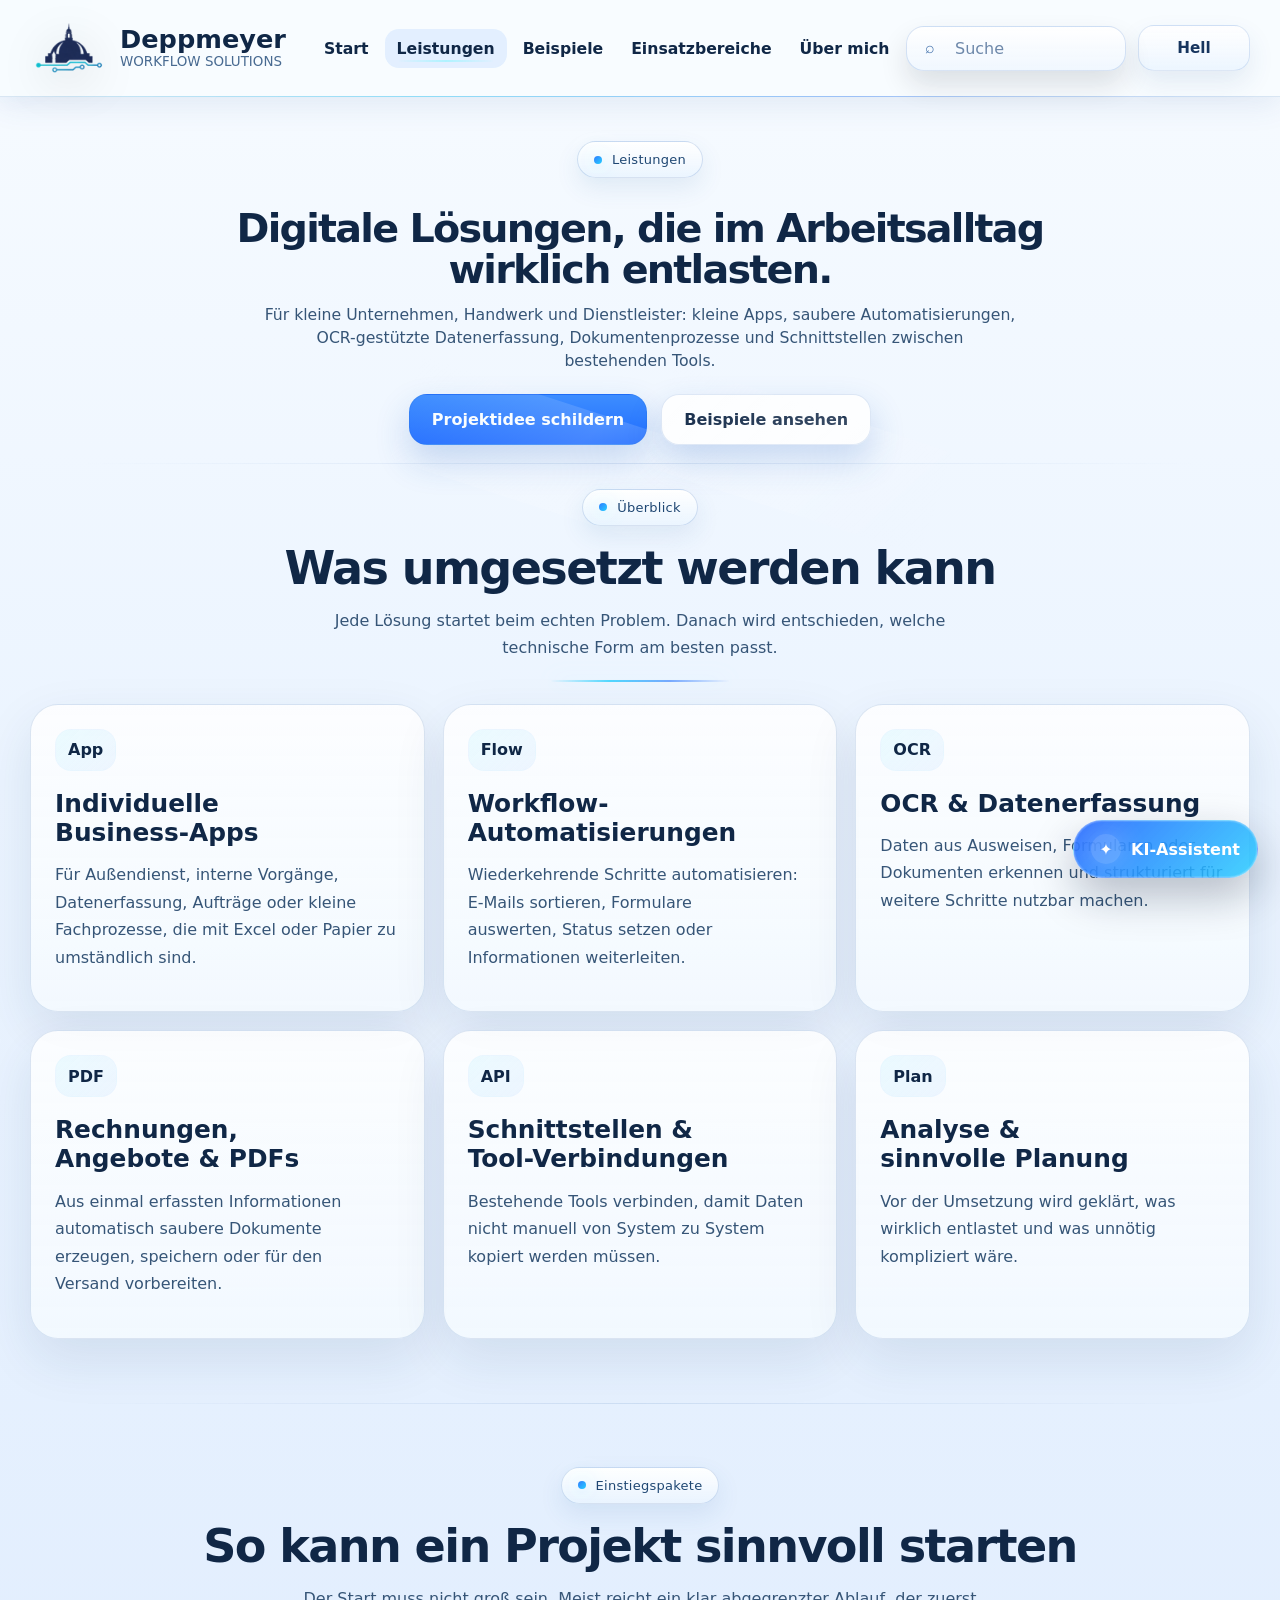
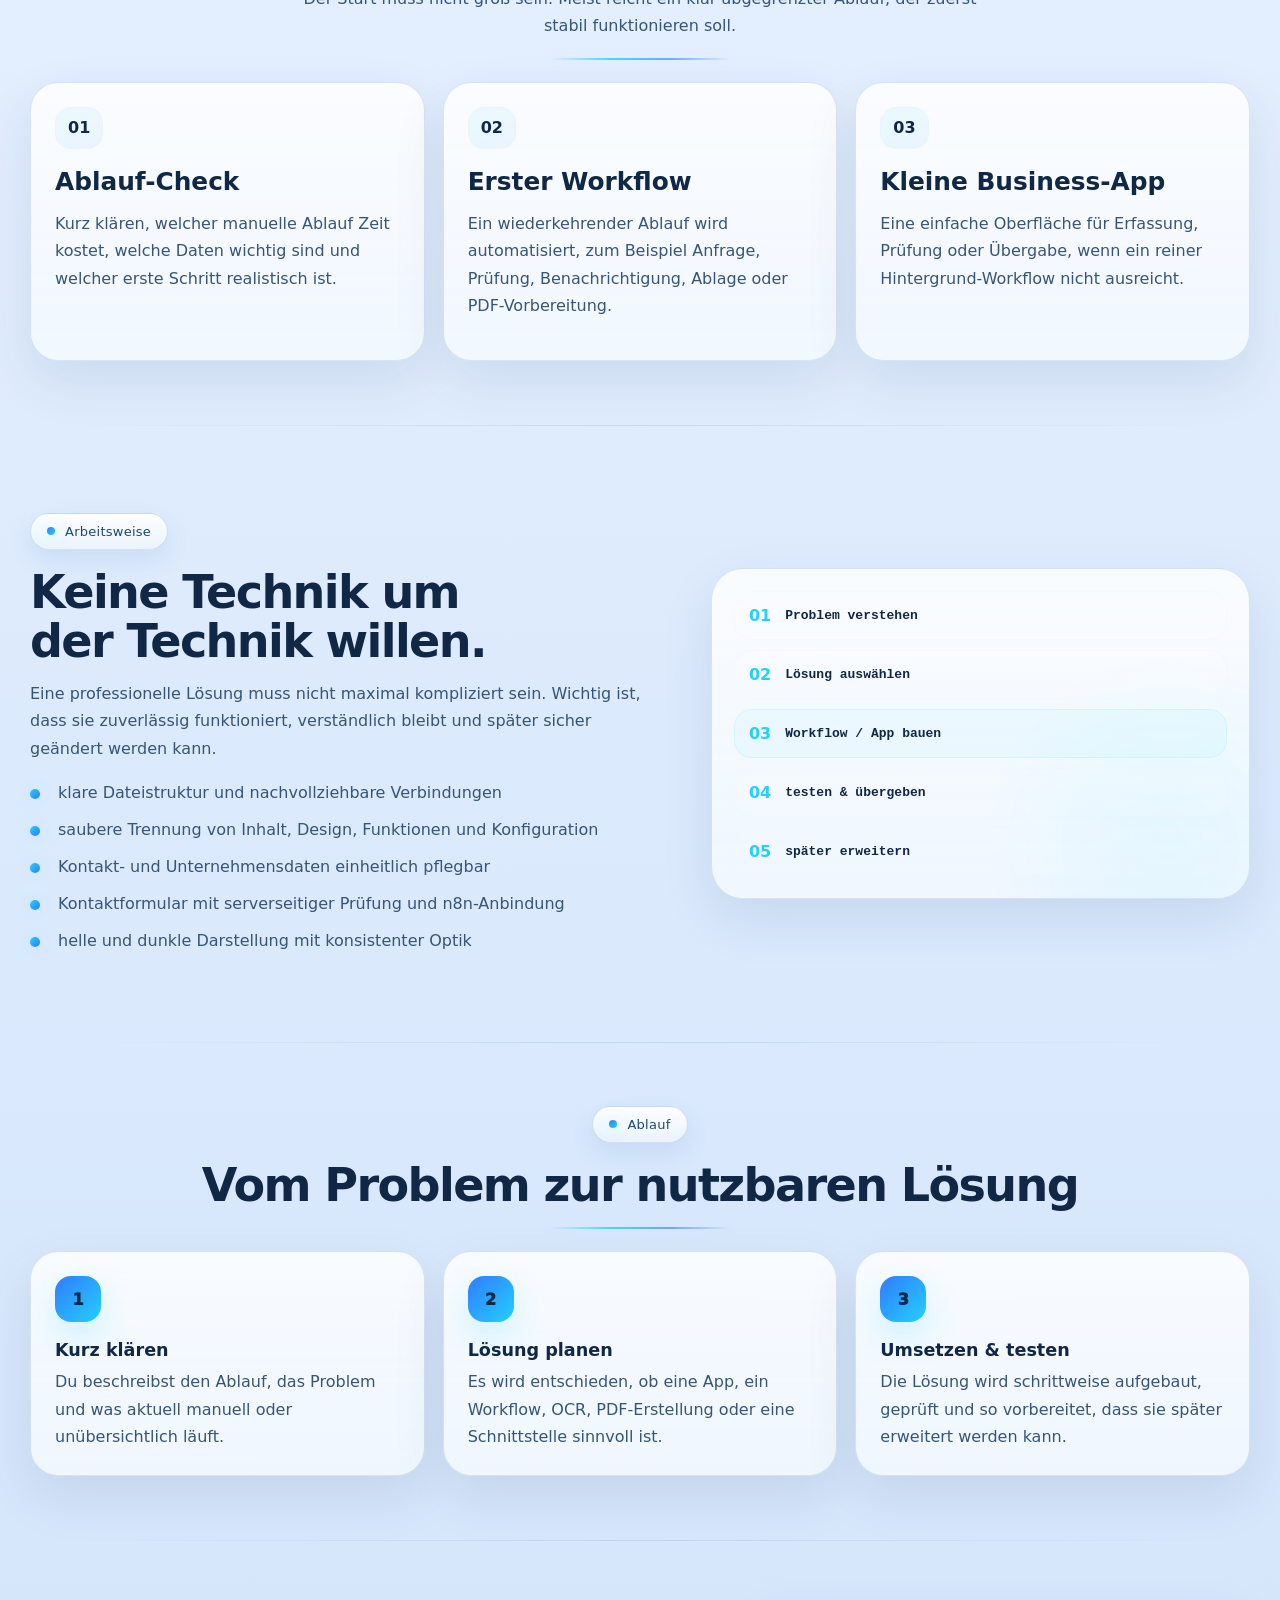
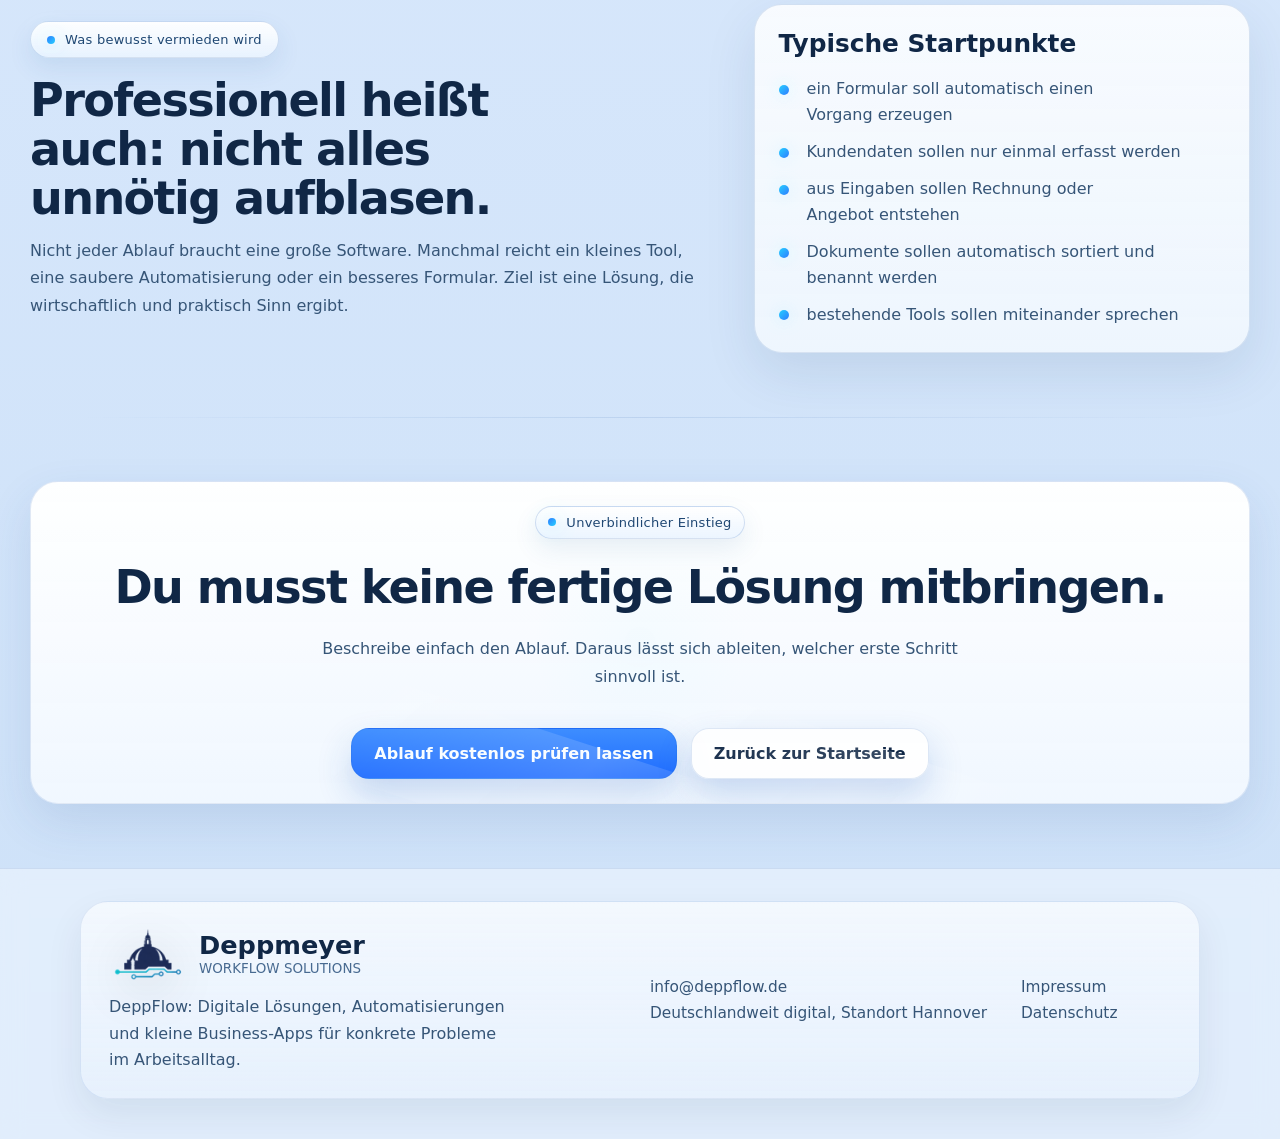
<file: leistungen.html>
<!DOCTYPE html>
<html lang="de">
<head>
<meta charset="utf-8"/>
<meta content="width=device-width, initial-scale=1" name="viewport"/>
<title>Leistungen | DeppFlow digitale Workflows aus Hannover</title>
<meta content="Business-Apps, Workflow-Automatisierung, OCR, PDF-Erstellung und Schnittstellen von DeppFlow für Handwerk, Dienstleister und kleine Unternehmen in Hannover und deutschlandweit." name="description"/>
<link href="css/styles.css" rel="stylesheet"/>
<link href="favicon.png" rel="icon" type="image/png"/>
<link href="favicon.ico" rel="shortcut icon"/>
<link href="https://deppflow.de/leistungen" rel="canonical"/>
<meta content="https://deppflow.de/leistungen" property="og:url"/>
<meta content="https://deppflow.de/assets/og-deppflow.png" property="og:image"/>
<meta content="1200" property="og:image:width"/>
<meta content="630" property="og:image:height"/>
<meta content="DeppFlow – Digitale Workflows und Business-Apps aus Hannover" property="og:image:alt"/>
<script type="application/ld+json" data-schema="deppflow">[{"@context":"https://schema.org","@type":"BreadcrumbList","itemListElement":[{"@type":"ListItem","position":1,"name":"Startseite","item":"https://deppflow.de/"},{"@type":"ListItem","position":2,"name":"Leistungen","item":"https://deppflow.de/leistungen"}]}]</script>
<meta content="#101b3e" name="theme-color"/>
<meta content="website" property="og:type"/>
<meta content="de_DE" property="og:locale"/>
<meta content="Deppmeyer Workflow Solutions" property="og:site_name"/>
<meta content="Leistungen | DeppFlow digitale Workflows aus Hannover" property="og:title"/>
<meta content="Business-Apps, Workflow-Automatisierung, OCR, PDF-Erstellung und Schnittstellen von DeppFlow für Handwerk, Dienstleister und kleine Unternehmen in Hannover und deutschlandweit." property="og:description"/>
<meta content="summary" name="twitter:card"/>
<meta content="Leistungen | DeppFlow digitale Workflows aus Hannover" name="twitter:title"/>
<meta content="Business-Apps, Workflow-Automatisierung, OCR, PDF-Erstellung und Schnittstellen von DeppFlow für Handwerk, Dienstleister und kleine Unternehmen in Hannover und deutschlandweit." name="twitter:description"/>
</head>
<body class="page-shell" data-page="leistungen.html" data-theme="light"><script>try{const k='deppmeyer-theme';const saved=sessionStorage.getItem(k);const theme=saved||'light';document.body.setAttribute('data-theme',theme);document.documentElement.style.colorScheme=theme;}catch(e){}</script>
<div aria-hidden="true" class="scroll-progress"></div>
<div aria-hidden="true" class="cursor-glow"></div>
<header class="topbar">
<div class="container nav">
<a aria-label="Startseite" class="brand" href="/">
<img alt="Deppmeyer Logo" class="brand-icon" decoding="async" src="assets/logo-icon.png"/>
<span class="brand-text"><span class="brand-name">Deppmeyer</span><span class="brand-sub">Workflow Solutions</span></span>
</a>
<nav aria-label="Hauptnavigation" class="nav-links"><a class="" href="/">Start</a><a class="active" href="/leistungen">Leistungen</a><a class="" href="/beispiele">Beispiele</a><a class="" href="/einsatzbereiche">Einsatzbereiche</a><a class="" href="/ueber-mich">Über mich</a><a class="" href="/kontakt">Kontakt</a></nav>
<div class="nav-actions">
<div class="header-search search-shell" data-search-root="">
<span class="search-icon">⌕</span>
<input aria-label="Website durchsuchen" class="search-input" data-search-input="" placeholder="Suche" type="search"/>
<div class="search-results hidden" data-search-results=""></div>
</div>
<button aria-label="Zwischen Hellmodus und Dunkelmodus wechseln" class="theme-toggle" data-theme-toggle="" type="button"><span aria-hidden="true" class="theme-toggle-icon">☀</span><span class="theme-toggle-text">Hell</span></button>
<button aria-expanded="false" aria-label="Menü öffnen" class="mobile-toggle" data-mobile-toggle="" type="button">☰</button>
</div>
</div>
<div class="container mobile-panel" data-mobile-panel="">
<div class="mobile-search search-shell" data-search-root="">
<span class="search-icon">⌕</span>
<input aria-label="Website durchsuchen" class="search-input" data-search-input="" placeholder="Suche" type="search"/>
<div class="search-results hidden" data-search-results=""></div>
</div>
<nav aria-label="Mobile Hauptnavigation" class="mobile-links"><a class="" href="/">Start</a><a class="active" href="/leistungen">Leistungen</a><a class="" href="/beispiele">Beispiele</a><a class="" href="/einsatzbereiche">Einsatzbereiche</a><a class="" href="/ueber-mich">Über mich</a><a class="" href="/kontakt">Kontakt</a></nav>
</div>
</header>

<main id="main-content" tabindex="-1">
<section class="page-hero solution-subhero">
<div class="container reveal">
<span class="eyebrow">Leistungen</span>
<h1>Digitale Lösungen, die im Arbeitsalltag wirklich entlasten.</h1>
<p class="lead">Für kleine Unternehmen, Handwerk und Dienstleister: kleine Apps, saubere Automatisierungen, OCR-gestützte Datenerfassung, Dokumentenprozesse und Schnittstellen zwischen bestehenden Tools.</p>
<div class="btn-row btn-row-center"><a class="btn" href="/kontakt">Projektidee schildern</a><a class="btn ghost" href="/beispiele">Beispiele ansehen</a></div>
</div>
</section>

<section class="section section-tight anchor-offset" id="leistungen-ueberblick">
<div class="container reveal">
<div class="section-head section-head-centered compact-center">
<span class="eyebrow">Überblick</span>
<h2>Was umgesetzt werden kann</h2>
<p>Jede Lösung startet beim echten Problem. Danach wird entschieden, welche technische Form am besten passt.</p>
</div>
<div class="solution-card-grid solution-card-grid--six service-overview">
<div class="solution-card" id="apps"><span class="card-icon">App</span><h3>Individuelle Business-Apps</h3><p>Für Außendienst, interne Vorgänge, Datenerfassung, Aufträge oder kleine Fachprozesse, die mit Excel oder Papier zu umständlich sind.</p></div>
<div class="solution-card" id="automatisierung"><span class="card-icon">Flow</span><h3>Workflow-Automatisierungen</h3><p>Wiederkehrende Schritte automatisieren: E-Mails sortieren, Formulare auswerten, Status setzen oder Informationen weiterleiten.</p></div>
<div class="solution-card" id="ocr"><span class="card-icon">OCR</span><h3>OCR & Datenerfassung</h3><p>Daten aus Ausweisen, Formularen oder Dokumenten erkennen und strukturiert für weitere Schritte nutzbar machen.</p></div>
<div class="solution-card" id="pdf"><span class="card-icon">PDF</span><h3>Rechnungen, Angebote & PDFs</h3><p>Aus einmal erfassten Informationen automatisch saubere Dokumente erzeugen, speichern oder für den Versand vorbereiten.</p></div>
<div class="solution-card" id="schnittstellen"><span class="card-icon">API</span><h3>Schnittstellen & Tool-Verbindungen</h3><p>Bestehende Tools verbinden, damit Daten nicht manuell von System zu System kopiert werden müssen.</p></div>
<div class="solution-card" id="analyse"><span class="card-icon">Plan</span><h3>Analyse & sinnvolle Planung</h3><p>Vor der Umsetzung wird geklärt, was wirklich entlastet und was unnötig kompliziert wäre.</p></div>
</div>
</div>
</section>

<section class="section section-tight">
<div class="container reveal">
<div class="section-head section-head-centered compact-center">
<span class="eyebrow">Einstiegspakete</span>
<h2>So kann ein Projekt sinnvoll starten</h2>
<p>Der Start muss nicht groß sein. Meist reicht ein klar abgegrenzter Ablauf, der zuerst stabil funktionieren soll.</p>
</div>
<div class="solution-card-grid solution-card-grid--three">
<div class="solution-card"><span class="card-icon">01</span><h3>Ablauf-Check</h3><p>Kurz klären, welcher manuelle Ablauf Zeit kostet, welche Daten wichtig sind und welcher erste Schritt realistisch ist.</p></div>
<div class="solution-card"><span class="card-icon">02</span><h3>Erster Workflow</h3><p>Ein wiederkehrender Ablauf wird automatisiert, zum Beispiel Anfrage, Prüfung, Benachrichtigung, Ablage oder PDF-Vorbereitung.</p></div>
<div class="solution-card"><span class="card-icon">03</span><h3>Kleine Business-App</h3><p>Eine einfache Oberfläche für Erfassung, Prüfung oder Übergabe, wenn ein reiner Hintergrund-Workflow nicht ausreicht.</p></div>
</div>
</div>
</section>

<section class="section solution-feature-section">
<div class="container solution-feature-grid reveal">
<div>
<span class="eyebrow">Arbeitsweise</span>
<h2>Keine Technik um der Technik willen.</h2>
<p>Eine professionelle Lösung muss nicht maximal kompliziert sein. Wichtig ist, dass sie zuverlässig funktioniert, verständlich bleibt und später sicher geändert werden kann.</p>
<ul class="solution-check-list">
<li>klare Dateistruktur und nachvollziehbare Verbindungen</li>
<li>saubere Trennung von Inhalt, Design, Funktionen und Konfiguration</li>
<li>Kontakt- und Unternehmensdaten einheitlich pflegbar</li>
<li>Kontaktformular mit serverseitiger Prüfung und n8n-Anbindung</li>
<li>helle und dunkle Darstellung mit konsistenter Optik</li>
</ul>
</div>
<div class="solution-code-panel" aria-hidden="true">
<div class="code-row"><span>01</span><code>Problem verstehen</code></div>
<div class="code-row"><span>02</span><code>Lösung auswählen</code></div>
<div class="code-row active"><span>03</span><code>Workflow / App bauen</code></div>
<div class="code-row"><span>04</span><code>testen & übergeben</code></div>
<div class="code-row"><span>05</span><code>später erweitern</code></div>
</div>
</div>
</section>

<section class="section section-tight anchor-offset" id="ablauf-drei-schritte">
<div class="container reveal">
<div class="section-head section-head-centered compact-center">
<span class="eyebrow">Ablauf</span>
<h2>Vom Problem zur nutzbaren Lösung</h2>
</div>
<div class="process-strip process-strip--detailed">
<div class="process-step"><span>1</span><strong>Kurz klären</strong><p>Du beschreibst den Ablauf, das Problem und was aktuell manuell oder unübersichtlich läuft.</p></div>
<div class="process-step"><span>2</span><strong>Lösung planen</strong><p>Es wird entschieden, ob eine App, ein Workflow, OCR, PDF-Erstellung oder eine Schnittstelle sinnvoll ist.</p></div>
<div class="process-step"><span>3</span><strong>Umsetzen & testen</strong><p>Die Lösung wird schrittweise aufgebaut, geprüft und so vorbereitet, dass sie später erweitert werden kann.</p></div>
</div>
</div>
</section>

<section class="section section-tight">
<div class="container reveal">
<div class="solution-split">
<div>
<span class="eyebrow">Was bewusst vermieden wird</span>
<h2>Professionell heißt auch: nicht alles unnötig aufblasen.</h2>
<p>Nicht jeder Ablauf braucht eine große Software. Manchmal reicht ein kleines Tool, eine saubere Automatisierung oder ein besseres Formular. Ziel ist eine Lösung, die wirtschaftlich und praktisch Sinn ergibt.</p>
</div>
<div class="solution-card">
<h3>Typische Startpunkte</h3>
<ul class="solution-check-list">
<li>ein Formular soll automatisch einen Vorgang erzeugen</li>
<li>Kundendaten sollen nur einmal erfasst werden</li>
<li>aus Eingaben sollen Rechnung oder Angebot entstehen</li>
<li>Dokumente sollen automatisch sortiert und benannt werden</li>
<li>bestehende Tools sollen miteinander sprechen</li>
</ul>
</div>
</div>
</div>
</section>

<section class="section section-tight">
<div class="container reveal">
<div class="cta-panel solution-final-cta">
<div class="mini-label">Unverbindlicher Einstieg</div>
<h2>Du musst keine fertige Lösung mitbringen.</h2>
<p>Beschreibe einfach den Ablauf. Daraus lässt sich ableiten, welcher erste Schritt sinnvoll ist.</p>
<div class="btn-row btn-row-center"><a class="btn" href="/kontakt">Ablauf kostenlos prüfen lassen</a><a class="btn ghost" href="/">Zurück zur Startseite</a></div>
</div>
</div>
</section>
</main>
<footer class="footer">
<div class="container footer-grid">
<div class="footer-box">
<a aria-label="Startseite" class="footer-brand" href="/">
<img alt="Deppmeyer Logo" class="brand-icon" decoding="async" src="assets/logo-icon.png"/>
<span class="brand-text"><span class="brand-name">Deppmeyer</span><span class="brand-sub">Workflow Solutions</span></span>
</a>
<p class="footer-copy">DeppFlow: Digitale Lösungen, Automatisierungen und kleine Business-Apps für konkrete Probleme im Arbeitsalltag.</p>
<div class="footer-links footer-links--stack small">
<a data-config="email" href="mailto:info@deppflow.de">info@deppflow.de</a>
<a data-config="phone" href=""></a>
<span data-config="location">Deutschlandweit digital, Standort Hannover</span>
</div>
<div class="footer-links footer-links--legal small">
<a href="/impressum">Impressum</a>
<a href="/datenschutz">Datenschutz</a>
</div>
</div>
</div>
</footer>
<script src="site-config.js"></script>
<script src="js/script.js"></script>
</body>
</html>
</file>
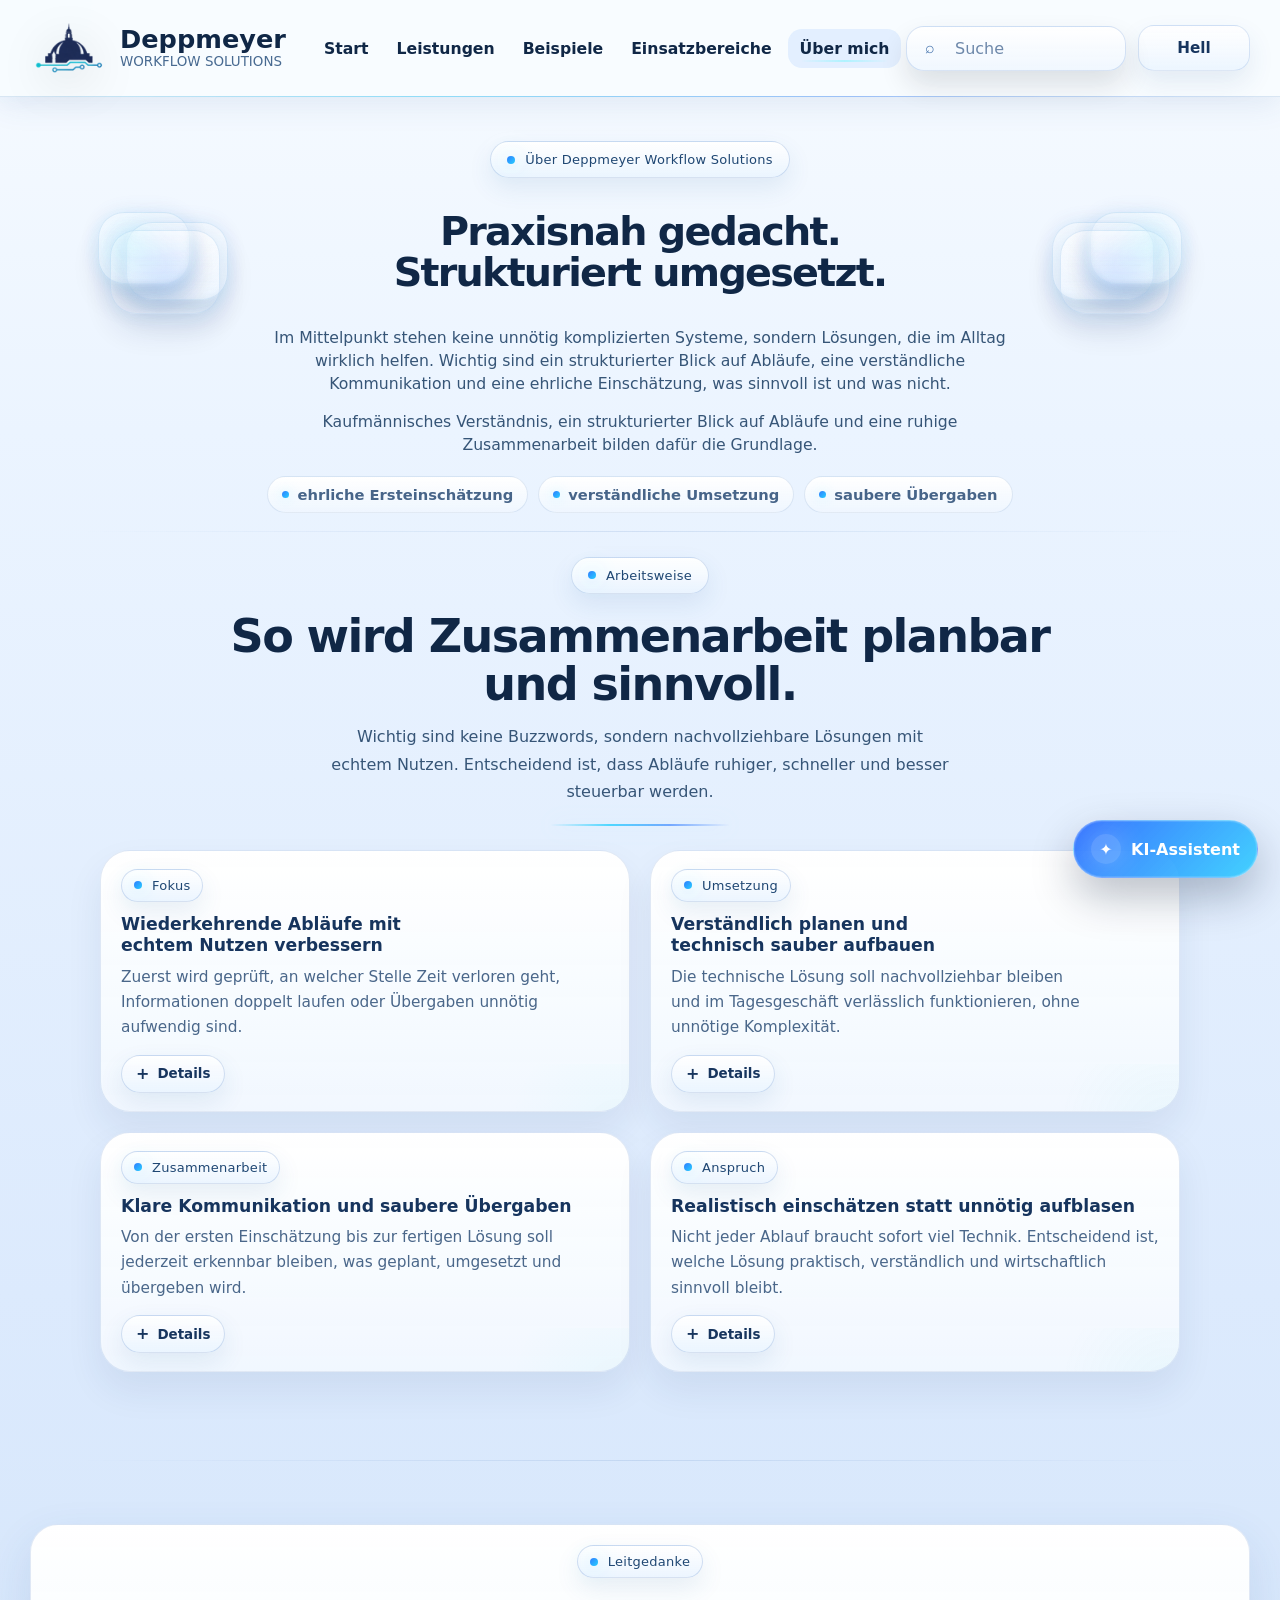
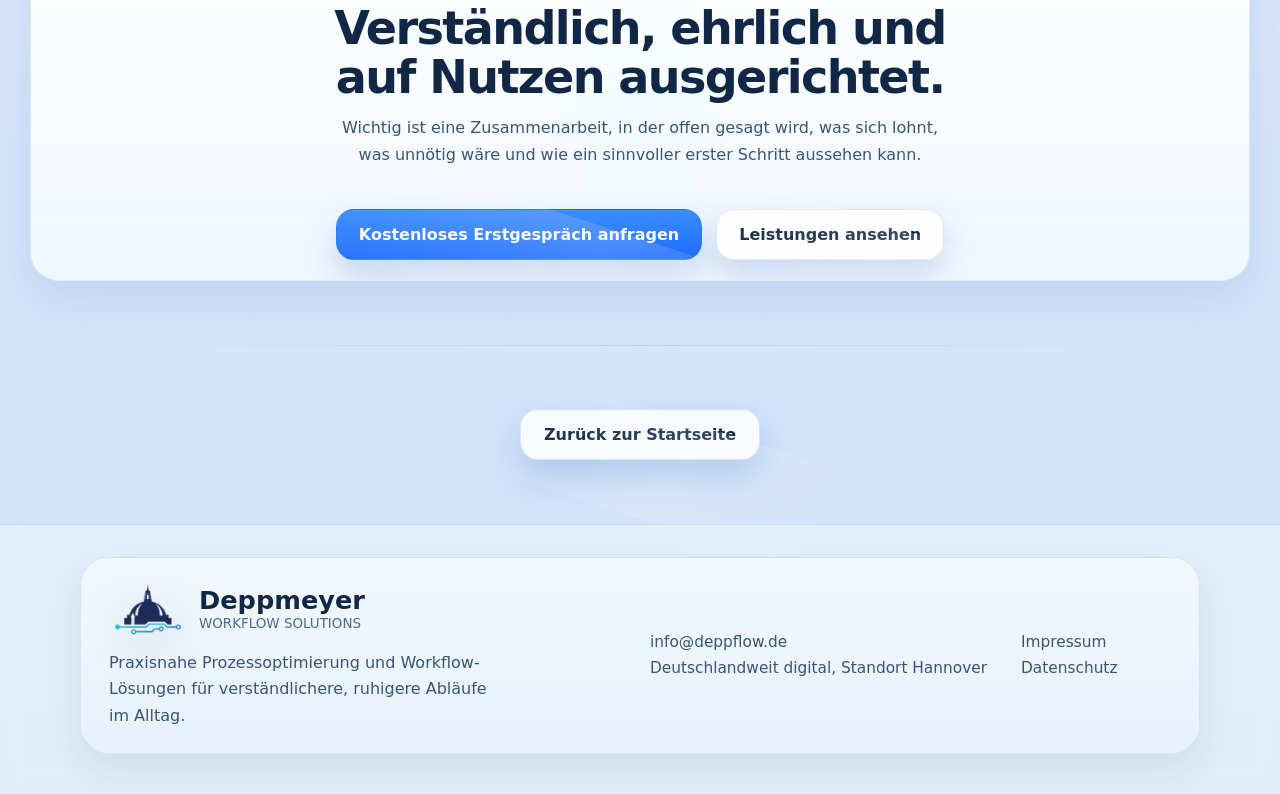
<file: ueber-mich.html>
<!DOCTYPE html>

<html lang="de"><head><meta charset="utf-8"/><meta content="width=device-width, initial-scale=1" name="viewport"/><title>Über mich | DeppFlow Hannover</title><meta content="Praxisnahe Umsetzung digitaler Workflows durch Max Deppmeyer in Hannover: verständliche Planung, saubere Umsetzung und klare Übergabe für Unternehmen." name="description"/><link href="css/styles.css" rel="stylesheet"/><link href="favicon.png" rel="icon" type="image/png"/><link href="favicon.ico" rel="shortcut icon"/>
<link href="https://deppflow.de/ueber-mich" rel="canonical"/>
<meta content="https://deppflow.de/ueber-mich" property="og:url"/>
<meta content="https://deppflow.de/assets/og-deppflow.png" property="og:image"/>
<meta content="1200" property="og:image:width"/>
<meta content="630" property="og:image:height"/>
<meta content="DeppFlow – Digitale Workflows und Business-Apps aus Hannover" property="og:image:alt"/>
<script type="application/ld+json" data-schema="deppflow">[{"@context":"https://schema.org","@type":"BreadcrumbList","itemListElement":[{"@type":"ListItem","position":1,"name":"Startseite","item":"https://deppflow.de/"},{"@type":"ListItem","position":2,"name":"Über mich","item":"https://deppflow.de/ueber-mich"}]},{"@context":"https://schema.org","@type":"ProfilePage","@id":"https://deppflow.de/ueber-mich#profilepage","url":"https://deppflow.de/ueber-mich","mainEntity":{"@type":"Person","name":"Max Deppmeyer","worksFor":{"@id":"https://deppflow.de/#deppflow"},"address":{"@type":"PostalAddress","addressLocality":"Hannover","addressCountry":"DE"}}}]</script>
<meta content="#101b3e" name="theme-color"/><meta content="profile" property="og:type"/><meta content="de_DE" property="og:locale"/><meta content="Deppmeyer Workflow Solutions" property="og:site_name"/><meta content="Über mich | DeppFlow Hannover" property="og:title"/><meta content="Praxisnahe Umsetzung digitaler Workflows durch Max Deppmeyer in Hannover: verständliche Planung, saubere Umsetzung und klare Übergabe für Unternehmen." property="og:description"/><meta content="summary" name="twitter:card"/><meta content="Über mich | DeppFlow Hannover" name="twitter:title"/><meta content="Praxisnahe Umsetzung digitaler Workflows durch Max Deppmeyer in Hannover: verständliche Planung, saubere Umsetzung und klare Übergabe für Unternehmen." name="twitter:description"/></head>
<body class="page-shell" data-page="ueber-mich.html" data-theme="light"><script>try{const k='deppmeyer-theme';const saved=sessionStorage.getItem(k);const theme=saved||'light';document.body.setAttribute('data-theme',theme);document.documentElement.style.colorScheme=theme;}catch(e){}</script><div aria-hidden="true" class="scroll-progress"></div><div aria-hidden="true" class="cursor-glow"></div><header class="topbar"><div class="container nav"><a aria-label="Startseite" class="brand" href="/"><img alt="Deppmeyer Logo" class="brand-icon" decoding="async" src="assets/logo-icon.png"/><span class="brand-text"><span class="brand-name">Deppmeyer</span><span class="brand-sub">Workflow Solutions</span></span></a><nav aria-label="Hauptnavigation" class="nav-links"><a href="/">Start</a><a href="/leistungen">Leistungen</a><a href="/beispiele">Beispiele</a><a href="/einsatzbereiche">Einsatzbereiche</a><a class="active" href="/ueber-mich">Über mich</a><a href="/kontakt">Kontakt</a></nav><div class="nav-actions"><div class="header-search search-shell" data-search-root="">
<span class="search-icon">⌕</span>
<input aria-label="Website durchsuchen" class="search-input" data-search-input="" placeholder="Suche" type="search"/>
<div class="search-results hidden" data-search-results=""></div>
</div><button aria-label="Zwischen Hellmodus und Dunkelmodus wechseln" class="theme-toggle" data-theme-toggle="" type="button"><span aria-hidden="true" class="theme-toggle-icon">☀</span><span class="theme-toggle-text">Hell</span></button><button aria-expanded="false" aria-label="Menü öffnen" class="mobile-toggle" data-mobile-toggle="">☰</button></div></div><div class="container mobile-panel" data-mobile-panel=""><div class="mobile-search search-shell" data-search-root="">
<span class="search-icon">⌕</span>
<input aria-label="Website durchsuchen" class="search-input" data-search-input="" placeholder="Suche" type="search"/>
<div class="search-results hidden" data-search-results=""></div>
</div><nav aria-label="Mobile Navigation" class="mobile-links"><a href="/">Start</a><a href="/leistungen">Leistungen</a><a href="/beispiele">Beispiele</a><a href="/einsatzbereiche">Einsatzbereiche</a><a href="/ueber-mich">Über mich</a><a href="/kontakt">Kontakt</a><a href="/impressum">Impressum</a><a href="/datenschutz">Datenschutz</a></nav></div></header>
<main id="main-content" tabindex="-1">
<section class="page-hero ueber-hero">
<div class="container ueber-hero-grid reveal">
<div class="ueber-copy"><span class="eyebrow">Über Deppmeyer Workflow Solutions</span><div class="hero-title-row page-title-row"><div aria-hidden="true" class="ueber-side-blocks left"><span class="glow-block b1"></span><span class="glow-block b2"></span><span class="glow-block b3"></span></div><h1>Praxisnah gedacht. Strukturiert umgesetzt.</h1><div aria-hidden="true" class="ueber-side-blocks right"><span class="glow-block b1"></span><span class="glow-block b2"></span><span class="glow-block b3"></span></div></div>
<p class="lead">Im Mittelpunkt stehen keine unnötig komplizierten Systeme, sondern Lösungen, die im Alltag wirklich helfen. Wichtig sind ein strukturierter Blick auf Abläufe, eine verständliche Kommunikation und eine ehrliche Einschätzung, was sinnvoll ist und was nicht.</p>
<p class="lead">Kaufmännisches Verständnis, ein strukturierter Blick auf Abläufe und eine ruhige Zusammenarbeit bilden dafür die Grundlage.</p>
<div class="ueber-points"><span class="status-pill">kaufmännisches Verständnis</span><span class="status-pill">Standort Hannover</span><span class="status-pill">deutschlandweit digital</span></div><div class="trust-triplet"><span>ehrliche Ersteinschätzung</span><span>verständliche Umsetzung</span><span>saubere Übergaben</span></div>
</div>
</div>
</section>
<section class="section anchor-offset" id="arbeitsweise">
<div class="container">
<div class="section-head compact-center reveal">
<span class="eyebrow">Arbeitsweise</span>
<h2>So wird Zusammenarbeit planbar und sinnvoll.</h2>
<p>Wichtig sind keine Buzzwords, sondern nachvollziehbare Lösungen mit echtem Nutzen. Entscheidend ist, dass Abläufe ruhiger, schneller und besser steuerbar werden.</p>
</div>
<div class="about-grid value-grid accordion-grid">
<details class="accordion-card about-card reveal">
<summary class="accordion-summary">
<span class="mini-label">Fokus</span>
<div class="accordion-text">
<h3>Wiederkehrende Abläufe mit echtem Nutzen verbessern</h3>
<p class="accordion-preview">Zuerst wird geprüft, an welcher Stelle Zeit verloren geht, Informationen doppelt laufen oder Übergaben unnötig aufwendig sind.</p>
</div>
<span class="accordion-action"></span>
</summary>
<div class="accordion-content"><ul class="detail-list">
<li>Im Mittelpunkt stehen Abläufe, die regelmäßig auftreten und im Alltag unnötige Abstimmung, Rückfragen oder manuelle Zwischenschritte verursachen.</li>
<li>Dazu gehören zum Beispiel Anfragen, Terminabsprachen, Dokumentenwege oder interne Weiterleitungen mit mehreren Beteiligten.</li>
<li>Entscheidend ist nicht die eingesetzte Technik, sondern ob eine Lösung den Ablauf tatsächlich übersichtlicher, schneller und verlässlicher macht.</li>
<li>Dadurch entsteht ein realistischer Blick darauf, welche Automatisierung sinnvoll ist und welcher Aufwand sich wirklich lohnt.</li>
</ul></div>
</details>
<details class="accordion-card about-card reveal reveal-delay-1">
<summary class="accordion-summary">
<span class="mini-label">Umsetzung</span>
<div class="accordion-text">
<h3>Verständlich planen und technisch sauber aufbauen</h3>
<p class="accordion-preview">Die technische Lösung soll nachvollziehbar bleiben und im Tagesgeschäft verlässlich funktionieren, ohne unnötige Komplexität.</p>
</div>
<span class="accordion-action"></span>
</summary>
<div class="accordion-content"><ul class="detail-list">
<li>Jeder Workflow wird zuerst strukturiert geplant: Welche Eingänge relevant sind, welche Schritte geprüft werden und wie Informationen weitergegeben werden sollen.</li>
<li>Erst danach folgt die technische Umsetzung mit passenden Tools, Verbindungen und klarer Logik.</li>
<li>Das Ziel ist keine undurchsichtige Bastellösung, sondern ein nachvollziehbarer Ablauf, der dauerhaft nutzbar bleibt.</li>
<li>So entsteht eine Lösung, die nicht nur funktioniert, sondern auch später sinnvoll angepasst oder erweitert werden kann.</li>
</ul></div>
</details>
<details class="accordion-card about-card reveal">
<summary class="accordion-summary">
<span class="mini-label">Zusammenarbeit</span>
<div class="accordion-text">
<h3>Klare Kommunikation und saubere Übergaben</h3>
<p class="accordion-preview">Von der ersten Einschätzung bis zur fertigen Lösung soll jederzeit erkennbar bleiben, was geplant, umgesetzt und übergeben wird.</p>
</div>
<span class="accordion-action"></span>
</summary>
<div class="accordion-content"><ul class="detail-list">
<li>Eine gute Zusammenarbeit beginnt damit, Probleme und Ziele verständlich zu besprechen und nicht vorschnell mit Technik zu überladen.</li>
<li>Während der Umsetzung bleibt nachvollziehbar, welche Schritte bereits geklärt sind und wie der fertige Ablauf später genutzt werden kann.</li>
<li>Auch bei der Übergabe geht es nicht nur um die fertige Technik, sondern um eine Lösung, die im Unternehmen praktisch ankommt.</li>
<li>Das reduziert Missverständnisse und sorgt dafür, dass der Workflow im Alltag wirklich verwendet werden kann.</li>
</ul></div>
</details>
<details class="accordion-card about-card reveal reveal-delay-1">
<summary class="accordion-summary">
<span class="mini-label">Anspruch</span>
<div class="accordion-text">
<h3>Realistisch einschätzen statt unnötig aufblasen</h3>
<p class="accordion-preview">Nicht jeder Ablauf braucht sofort viel Technik. Entscheidend ist, welche Lösung praktisch, verständlich und wirtschaftlich sinnvoll bleibt.</p>
</div>
<span class="accordion-action"></span>
</summary>
<div class="accordion-content"><ul class="detail-list">
<li>Manche Prozesse lassen sich bereits mit einer klaren Struktur und wenigen technischen Schritten spürbar verbessern.</li>
<li>Andere Abläufe benötigen eine individuellere Lösung oder eine spätere Weiterentwicklung.</li>
<li>Wichtig ist dabei eine ehrliche Einschätzung, was sinnvoll umsetzbar ist und was im Alltag tatsächlich entlastet.</li>
<li>So bleibt der Nutzen im Vordergrund, nicht die Technik um ihrer selbst willen.</li>
</ul></div>
</details>
</div>
</div>
</section>
<section class="section section-tight">
<div class="container reveal">
<div class="cta-panel ueber-callout">
<div class="mini-label">Leitgedanke</div>
<h2>Verständlich, ehrlich und auf Nutzen ausgerichtet.</h2>
<p>Wichtig ist eine Zusammenarbeit, in der offen gesagt wird, was sich lohnt, was unnötig wäre und wie ein sinnvoller erster Schritt aussehen kann.</p>
<div class="btn-row"><a class="btn" href="/kontakt">Kostenloses Erstgespräch anfragen</a><a class="btn ghost" href="/leistungen">Leistungen ansehen</a></div>
</div>
</div>
</section>
<section class="section section-tight section-back-home">
<div class="container reveal"><div class="back-home-solo"><a class="btn ghost" href="/">Zurück zur Startseite</a></div></div>
</section>
</main><footer class="footer">
<div class="container footer-grid">
<div class="footer-box">
<a aria-label="Startseite" class="footer-brand" href="/">
<img alt="Deppmeyer Logo" class="brand-icon" decoding="async" src="assets/logo-icon.png"/>
<span class="brand-text">
<span class="brand-name">Deppmeyer</span>
<span class="brand-sub">Workflow Solutions</span>
</span>
</a>
<p class="footer-copy">Praxisnahe Prozessoptimierung und Workflow-Lösungen für verständlichere, ruhigere Abläufe im Alltag.</p>
<div class="footer-links footer-links--stack small">
<a data-config="email" href="mailto:deppmeyer.workflow@solutions.de">deppmeyer.workflow@solutions.de</a>
<a data-config="phone" href=""></a>
<span data-config="location">Deutschlandweit, mit Standort in Hannover</span>
</div>
<div class="footer-links footer-links--legal small">
<a href="/impressum">Impressum</a>
<a href="/datenschutz">Datenschutz</a>
</div>
</div>
</div>
</footer>
<script src="site-config.js"></script><script src="js/script.js"></script></body></html>
</file>
